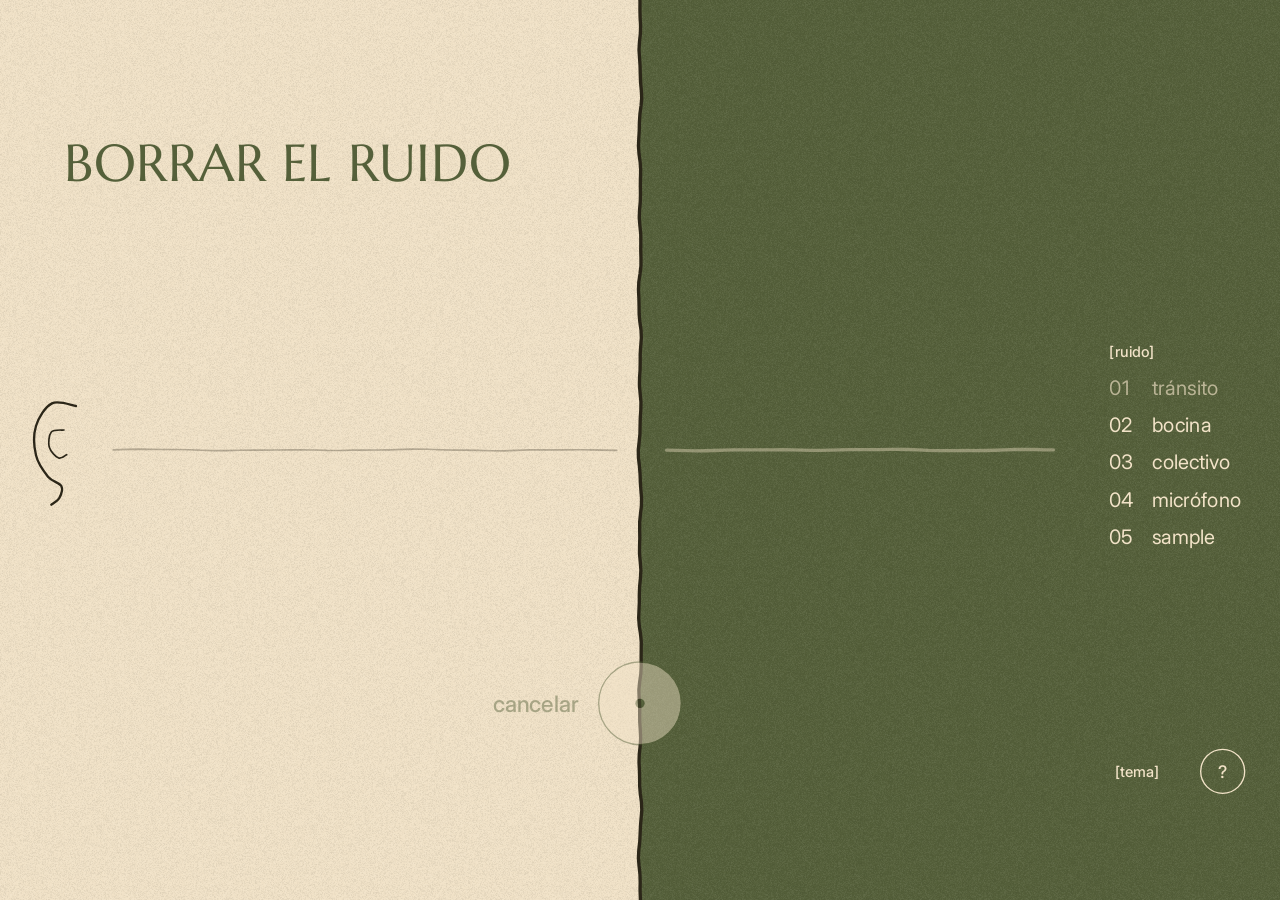
<file: web/index.html>
<!doctype html>
<html lang="es">
<head>
<meta charset="utf-8">
<meta name="viewport" content="width=device-width, initial-scale=1, viewport-fit=cover">
<meta name="theme-color" content="#F2E3C8">
<link rel="icon" type="image/svg+xml" href="favicon.svg?v=1">
<title>borrar el ruido</title>
<meta name="description" content="Demo interactiva de cancelación activa de ruido: cómo un auricular borra el ruido. TFI ANC, UTN FRBA.">
<link rel="preconnect" href="https://fonts.googleapis.com">
<link rel="preconnect" href="https://fonts.gstatic.com" crossorigin>
<link rel="stylesheet" href="https://fonts.googleapis.com/css2?family=Marcellus&amp;family=Inter:wght@400;500;600&amp;family=IBM+Plex+Mono:wght@400;500&amp;display=swap">
<link rel="stylesheet" href="estilo.css?v=9">
<script type="module" src="app.js?v=11"></script>
</head>
<body>
<div id="escena" class="tema t0" style="background: var(--papel)">
<div id="lienzo" style="position: absolute; left: 0; top: 0; width: 1920px; height: 1080px; overflow: visible; color: var(--carbon); font-family: 'Inter', system-ui, sans-serif; outline: none">
<svg width="1920" height="1080" viewBox="0 0 1920 1080" aria-hidden="true" style="position: absolute; left: 0; top: 0; overflow: visible"><path id="region" d="" style="fill: var(--oliva)"></path></svg>
<div class="grano" aria-hidden="true" style="position: absolute; left: -1920px; top: -1280px; width: 5760px; height: 3520px; pointer-events: none"></div>
<svg width="1920" height="1080" viewBox="0 0 1920 1080" role="img" aria-label="ondas" style="position: absolute; left: 0; top: 0; overflow: visible">
<g id="oreja"><path d="M114,474 C108,473.3 88,465 78,470 C68,475 58,491 54,504 C50,517 51,535.3 54,548 C57,560.7 65.7,572.3 72,580 C78.3,587.7 89.2,588.7 92,594 C94.8,599.3 91.5,607.3 89,612 C86.5,616.7 79,620.3 77,622" fill="none" stroke-width="3.5" stroke-linecap="round" stroke-linejoin="round" style="stroke: var(--carbon)"/><path d="M96,510 C92.8,510.5 80.7,508.7 77,513 C73.3,517.3 72.2,529.5 74,536 C75.8,542.5 83.7,550.2 88,552 C92.3,553.8 98,547.8 100,547" fill="none" stroke-width="2.5" stroke-linecap="round" stroke-linejoin="round" style="stroke: var(--carbon)"/></g>
<path id="out" d="" fill="none" stroke-width="5" stroke-linecap="round" stroke-linejoin="round" opacity="0.4" style="stroke: var(--papel)"></path>
<path id="ghost" d="" fill="none" stroke-width="3" stroke-linecap="round" stroke-linejoin="round" opacity="0" style="stroke: var(--oliva)"></path>
<path id="anti" d="" fill="none" stroke-width="5" stroke-dasharray="16 11" stroke-linecap="round" stroke-linejoin="round" style="stroke: var(--rosa)"></path>
<path id="resid" d="" fill="none" stroke-width="2.5" stroke-linecap="round" stroke-linejoin="round" opacity="0.3" style="stroke: var(--carbon)"></path>
<path id="line" d="" fill="none" stroke-width="5" stroke-linecap="round" stroke-linejoin="round" style="stroke: var(--carbon)"></path>
<circle id="pulso1" cx="84" cy="540" r="12" opacity="0" style="fill: var(--carbon)"></circle>
<circle id="pulso2" cx="84" cy="540" r="7" opacity="0" style="fill: var(--carbon)"></circle>
</svg>
<h1 id="titulo" role="button" tabindex="0" aria-label="borrar el ruido: volver al inicio" style="cursor: pointer; position: absolute; left: 96px; top: 70px; margin: 0; font-family: 'Marcellus', 'Times New Roman', serif; font-weight: 400; font-size: 78px; line-height: 1; letter-spacing: 0.01em; text-transform: uppercase; color: var(--oliva)">borrar el ruido</h1>
<div id="frase" aria-live="polite" style="position: absolute; left: 100px; top: 176px; font-family: 'Inter', system-ui, sans-serif; font-weight: 600; font-size: 44px; line-height: 1.1; text-transform: uppercase; color: var(--oliva); opacity: 0"></div>
<div id="numero" hidden style="position: absolute; left: 100px; top: 820px; display: flex; flex-direction: column; gap: 6px">
<div style="font-family: 'Inter', system-ui, sans-serif; font-weight: 500; font-size: 22px; color: var(--suave)">meta 20</div>
<div id="numVal" style="font-family: 'Marcellus', 'Times New Roman', serif; font-size: 132px; line-height: 0.95; color: var(--oliva)"></div>
</div>
<div role="group" aria-label="ruidos" style="position: absolute; left: 1620px; top: 380px; display: flex; flex-direction: column; gap: 4px">
<div style="font-family: 'Inter', system-ui, sans-serif; font-weight: 500; font-size: 22px; color: var(--papel); margin: 0 0 10px 44px">[ruido]</div>
<button type="button" aria-pressed="false" data-i="0" class="item" style="display: flex; align-items: center; gap: 18px; height: 52px; padding: 0; background: transparent; border: 0; cursor: pointer; font-family: 'Inter', system-ui, sans-serif; font-weight: 400; font-size: 30px; color: var(--papel); opacity: 1; transform: scale(1); transform-origin: left center; text-decoration: none">
<svg width="26" height="26" viewBox="0 0 40 40" aria-hidden="true" class="icono" style="flex: none"><path d="M17.9,4.9 C18,4.9 18.3,4.8 18.5,4.7 C18.7,4.6 18.9,4.5 19.1,4.5 C19.4,4.4 19.6,4.4 19.8,4.3 C20,4.3 20.3,4.3 20.5,4.2 C20.7,4.2 21,4.2 21.2,4.3 C21.4,4.3 21.7,4.4 21.9,4.4 C22.1,4.5 22.3,4.6 22.5,4.7 C22.7,4.8 22.9,5 23.1,5.1 C23.3,5.3 23.5,5.4 23.6,5.6 C23.8,5.7 24,5.9 24.1,6.1 C24.2,6.3 24.4,6.4 24.5,6.6 C24.6,6.8 24.8,6.9 24.9,7.1 C25,7.3 25.2,7.5 25.3,7.6 C25.4,7.8 25.6,8 25.7,8.1 C25.8,8.3 26,8.5 26.1,8.7 C26.2,8.9 26.3,9.1 26.4,9.3 C26.5,9.5 26.6,9.7 26.7,9.9 C26.8,10.1 26.9,10.3 26.9,10.6 C27,10.8 27,11 27,11.3 C27,11.5 27,11.7 26.9,12 C26.9,12.2 26.8,12.4 26.8,12.6 C26.7,12.9 26.6,13.1 26.5,13.3 C26.4,13.5 26.3,13.7 26.2,13.9 C26.1,14.1 26,14.3 25.8,14.5 C25.7,14.7 25.6,14.9 25.5,15 C25.3,15.2 25.2,15.4 25.1,15.6 C24.9,15.7 24.8,15.9 24.6,16.1 C24.5,16.3 24.3,16.4 24.1,16.6 C24,16.7 23.8,16.9 23.6,17 C23.4,17.2 23.2,17.3 23,17.4 C22.8,17.5 22.6,17.6 22.4,17.7 C22.2,17.7 21.9,17.8 21.7,17.8 C21.5,17.8 21.3,17.9 21,17.9 C20.8,17.9 20.6,17.8 20.4,17.8 C20.1,17.8 19.9,17.8 19.7,17.7 C19.5,17.7 19.3,17.6 19,17.6 C18.8,17.6 18.6,17.5 18.4,17.5 C18.2,17.4 18,17.4 17.8,17.3 C17.6,17.3 17.3,17.2 17.1,17.2 C16.9,17.1 16.7,17 16.5,17 C16.2,16.9 16,16.8 15.8,16.7 C15.6,16.6 15.4,16.5 15.2,16.3 C15,16.2 14.8,16.1 14.6,15.9 C14.5,15.7 14.3,15.5 14.2,15.3 C14.1,15.1 13.9,14.9 13.9,14.7 C13.8,14.5 13.7,14.3 13.6,14 C13.6,13.8 13.5,13.6 13.5,13.3 C13.5,13.1 13.5,12.9 13.5,12.6 C13.4,12.4 13.4,12.2 13.4,12 C13.4,11.7 13.4,11.5 13.5,11.3 C13.5,11.1 13.5,10.9 13.5,10.6 C13.5,10.4 13.5,10.2 13.5,10 C13.5,9.8 13.6,9.5 13.6,9.3 C13.6,9.1 13.7,8.9 13.7,8.7 C13.8,8.4 13.9,8.2 14,8 C14.1,7.8 14.2,7.6 14.3,7.4 C14.4,7.2 14.5,7 14.7,6.8 C14.8,6.7 15,6.5 15.2,6.4 C15.4,6.2 15.5,6.1 15.7,5.9 C15.9,5.8 16.1,5.7 16.3,5.6 C16.5,5.5 16.7,5.4 16.9,5.3 C17.1,5.2 17.3,5.1 17.5,5 C17.7,4.9 17.9,4.8 18.1,4.7 C18.4,4.7 18.7,4.5 18.8,4.5" fill="none" stroke-width="2.2" stroke-linecap="round" stroke-linejoin="round" style="stroke: var(--papel)"/><path d="M26.1,10.7 C26.2,10.7 26.6,10.6 26.8,10.6 C27,10.6 27.3,10.6 27.5,10.6 C27.7,10.5 28,10.6 28.2,10.6 C28.4,10.6 28.6,10.6 28.9,10.6 C29.1,10.7 29.3,10.7 29.5,10.8 C29.7,10.8 29.9,10.9 30.2,10.9 C30.4,11 30.6,11 30.8,11.1 C31,11.2 31.2,11.3 31.4,11.4 C31.6,11.5 31.8,11.6 32,11.7 C32.2,11.8 32.4,11.9 32.6,12.1 C32.7,12.2 32.9,12.3 33.1,12.5 C33.2,12.7 33.4,12.8 33.5,13 C33.7,13.2 33.8,13.4 33.9,13.5 C34,13.7 34.1,13.9 34.2,14.1 C34.3,14.3 34.4,14.5 34.5,14.7 C34.6,14.9 34.7,15.2 34.8,15.4 C34.8,15.6 34.9,15.8 34.9,16 C35,16.2 35,16.4 35.1,16.7 C35.1,16.9 35.2,17.1 35.2,17.3 C35.2,17.6 35.2,17.8 35.2,18 C35.2,18.3 35.2,18.5 35.1,18.7 C35.1,19 35.1,19.2 35,19.4 C34.9,19.6 34.8,19.9 34.7,20.1 C34.6,20.3 34.5,20.5 34.4,20.7 C34.3,20.9 34.1,21 34,21.2 C33.8,21.4 33.7,21.6 33.5,21.7 C33.3,21.9 33.1,22 32.9,22.1 C32.8,22.3 32.6,22.4 32.4,22.5 C32.2,22.6 32,22.7 31.8,22.8 C31.6,22.9 31.4,23 31.2,23.1 C31,23.2 30.8,23.3 30.6,23.4 C30.4,23.5 30.2,23.6 30,23.7 C29.8,23.8 29.6,23.8 29.4,23.9 C29.2,23.9 29,24 28.7,24 C28.5,24.1 28.3,24.1 28,24.1 C27.8,24.1 27.6,24.1 27.4,24.1 C27.1,24 26.9,24 26.7,23.9 C26.5,23.9 26.2,23.8 26,23.7 C25.8,23.7 25.6,23.6 25.4,23.5 C25.2,23.3 25,23.2 24.8,23.1 C24.6,23 24.4,22.8 24.2,22.7 C24.1,22.6 23.9,22.4 23.7,22.2 C23.6,22.1 23.4,21.9 23.3,21.8 C23.1,21.6 23,21.4 22.8,21.2 C22.7,21.1 22.5,20.9 22.4,20.7 C22.3,20.5 22.2,20.3 22.1,20.1 C22,19.9 21.9,19.6 21.9,19.4 C21.8,19.2 21.7,19 21.7,18.8 C21.7,18.5 21.6,18.3 21.6,18.1 C21.6,17.8 21.6,17.6 21.6,17.4 C21.7,17.2 21.7,16.9 21.7,16.7 C21.8,16.5 21.8,16.3 21.9,16.1 C21.9,15.8 22,15.6 22.1,15.4 C22.1,15.2 22.2,15 22.3,14.8 C22.4,14.6 22.4,14.4 22.5,14.2 C22.6,14 22.7,13.8 22.8,13.6 C22.9,13.4 23,13.2 23.1,13 C23.3,12.8 23.4,12.6 23.5,12.4 C23.7,12.2 23.8,12.1 24,11.9 C24.2,11.7 24.3,11.6 24.5,11.4 C24.7,11.3 24.9,11.2 25.1,11.1 C25.3,10.9 25.5,10.8 25.8,10.8 C26,10.7 26.2,10.6 26.4,10.6 C26.7,10.5 27,10.5 27.1,10.5" fill="none" stroke-width="2.2" stroke-linecap="round" stroke-linejoin="round" style="stroke: var(--papel)"/><path d="M23,20.7 C23.1,20.7 23.4,20.6 23.6,20.6 C23.9,20.5 24.1,20.5 24.3,20.5 C24.5,20.4 24.8,20.4 25,20.4 C25.2,20.4 25.4,20.4 25.7,20.5 C25.9,20.5 26.1,20.5 26.3,20.6 C26.5,20.6 26.8,20.7 27,20.7 C27.2,20.8 27.4,20.9 27.6,20.9 C27.8,21 28,21.1 28.2,21.2 C28.4,21.3 28.6,21.5 28.8,21.6 C28.9,21.7 29.1,21.8 29.3,22 C29.5,22.1 29.6,22.3 29.8,22.4 C30,22.6 30.1,22.7 30.3,22.9 C30.4,23.1 30.6,23.2 30.7,23.4 C30.8,23.6 31,23.8 31.1,23.9 C31.2,24.1 31.3,24.3 31.4,24.5 C31.6,24.7 31.7,24.9 31.8,25.1 C31.8,25.4 31.9,25.6 32,25.8 C32,26 32.1,26.3 32.1,26.5 C32.1,26.7 32.2,27 32.2,27.2 C32.2,27.4 32.1,27.7 32.1,27.9 C32.1,28.1 32,28.3 31.9,28.6 C31.9,28.8 31.8,29 31.7,29.2 C31.6,29.4 31.5,29.6 31.4,29.8 C31.2,30 31.1,30.2 31,30.4 C30.9,30.6 30.7,30.8 30.6,30.9 C30.4,31.1 30.3,31.3 30.1,31.4 C30,31.6 29.8,31.7 29.7,31.9 C29.5,32 29.3,32.2 29.2,32.3 C29,32.5 28.8,32.6 28.7,32.7 C28.5,32.8 28.3,33 28.1,33.1 C27.9,33.2 27.7,33.3 27.5,33.4 C27.3,33.5 27.1,33.6 26.9,33.6 C26.7,33.7 26.4,33.8 26.2,33.8 C26,33.9 25.8,33.9 25.5,33.9 C25.3,33.9 25.1,33.9 24.9,33.9 C24.6,33.9 24.4,33.9 24.2,33.9 C23.9,33.8 23.7,33.8 23.5,33.8 C23.3,33.7 23,33.6 22.8,33.6 C22.6,33.5 22.4,33.4 22.2,33.3 C22,33.2 21.8,33.1 21.6,33 C21.4,32.9 21.2,32.8 21,32.6 C20.8,32.5 20.6,32.3 20.4,32.2 C20.3,32 20.1,31.8 20,31.7 C19.8,31.5 19.7,31.3 19.6,31.1 C19.5,30.9 19.3,30.7 19.3,30.5 C19.2,30.3 19.1,30.1 19,29.9 C18.9,29.6 18.9,29.4 18.8,29.2 C18.8,29 18.8,28.8 18.7,28.5 C18.7,28.3 18.7,28.1 18.7,27.9 C18.6,27.7 18.6,27.4 18.6,27.2 C18.6,27 18.6,26.8 18.6,26.6 C18.7,26.3 18.7,26.1 18.7,25.9 C18.7,25.7 18.7,25.5 18.8,25.2 C18.8,25 18.9,24.8 18.9,24.6 C19,24.4 19,24.1 19.1,23.9 C19.2,23.7 19.3,23.5 19.4,23.3 C19.5,23.1 19.6,22.9 19.8,22.7 C19.9,22.5 20.1,22.3 20.2,22.2 C20.4,22 20.6,21.8 20.8,21.7 C21,21.5 21.1,21.4 21.3,21.3 C21.5,21.2 21.8,21.1 22,21 C22.2,20.9 22.4,20.8 22.6,20.7 C22.8,20.7 23.1,20.6 23.3,20.5 C23.5,20.5 23.8,20.4 24,20.4" fill="none" stroke-width="2.2" stroke-linecap="round" stroke-linejoin="round" style="stroke: var(--papel)"/><path d="M12.6,20.7 C12.8,20.7 13.1,20.5 13.3,20.5 C13.5,20.4 13.7,20.3 13.9,20.3 C14.2,20.2 14.4,20.2 14.6,20.2 C14.9,20.2 15.1,20.2 15.3,20.2 C15.6,20.2 15.8,20.3 16,20.3 C16.2,20.4 16.5,20.5 16.7,20.6 C16.9,20.7 17.1,20.8 17.3,20.9 C17.5,21 17.7,21.1 17.8,21.3 C18,21.4 18.2,21.5 18.4,21.7 C18.5,21.8 18.7,21.9 18.9,22.1 C19,22.2 19.2,22.3 19.4,22.5 C19.5,22.6 19.7,22.8 19.9,22.9 C20,23.1 20.2,23.2 20.4,23.4 C20.5,23.6 20.7,23.7 20.8,23.9 C20.9,24.1 21.1,24.3 21.2,24.5 C21.3,24.7 21.4,24.9 21.5,25.1 C21.5,25.3 21.6,25.6 21.6,25.8 C21.7,26 21.7,26.3 21.7,26.5 C21.7,26.7 21.7,27 21.7,27.2 C21.6,27.4 21.6,27.6 21.5,27.9 C21.5,28.1 21.4,28.3 21.4,28.5 C21.3,28.7 21.2,28.9 21.1,29.2 C21.1,29.4 21,29.6 20.9,29.8 C20.8,30 20.7,30.2 20.6,30.4 C20.5,30.6 20.4,30.8 20.3,31 C20.2,31.2 20.1,31.4 20,31.6 C19.8,31.8 19.7,31.9 19.5,32.1 C19.4,32.3 19.2,32.4 19,32.6 C18.9,32.7 18.7,32.9 18.5,33 C18.3,33.1 18,33.2 17.8,33.3 C17.6,33.3 17.4,33.4 17.2,33.5 C17,33.5 16.7,33.6 16.5,33.6 C16.3,33.6 16.1,33.6 15.8,33.6 C15.6,33.6 15.4,33.7 15.2,33.7 C15,33.7 14.7,33.7 14.5,33.7 C14.3,33.6 14.1,33.6 13.9,33.6 C13.6,33.6 13.4,33.6 13.2,33.6 C13,33.6 12.7,33.5 12.5,33.5 C12.3,33.5 12.1,33.4 11.8,33.3 C11.6,33.3 11.4,33.2 11.2,33.1 C11,33 10.8,32.8 10.6,32.7 C10.4,32.6 10.2,32.4 10,32.3 C9.9,32.1 9.7,31.9 9.6,31.7 C9.5,31.5 9.3,31.3 9.2,31.1 C9.1,30.9 9,30.7 9,30.5 C8.9,30.3 8.8,30 8.7,29.8 C8.7,29.6 8.6,29.4 8.6,29.2 C8.5,29 8.4,28.8 8.4,28.5 C8.4,28.3 8.3,28.1 8.3,27.9 C8.2,27.7 8.2,27.4 8.2,27.2 C8.1,27 8.1,26.8 8.1,26.5 C8.1,26.3 8.1,26.1 8.1,25.9 C8.1,25.6 8.2,25.4 8.2,25.2 C8.3,25 8.3,24.7 8.4,24.5 C8.5,24.3 8.6,24.1 8.7,23.9 C8.9,23.7 9,23.5 9.1,23.3 C9.3,23.2 9.4,23 9.6,22.8 C9.8,22.7 9.9,22.5 10.1,22.4 C10.3,22.2 10.5,22.1 10.6,21.9 C10.8,21.8 11,21.7 11.2,21.6 C11.4,21.4 11.5,21.3 11.7,21.2 C11.9,21.1 12.1,20.9 12.3,20.8 C12.5,20.7 12.7,20.6 12.9,20.5 C13.1,20.4 13.5,20.3 13.6,20.3" fill="none" stroke-width="2.2" stroke-linecap="round" stroke-linejoin="round" style="stroke: var(--papel)"/><path d="M9.5,11.1 C9.6,11.1 9.9,10.9 10.1,10.9 C10.4,10.8 10.6,10.8 10.8,10.7 C11,10.7 11.2,10.6 11.4,10.6 C11.7,10.5 11.9,10.5 12.1,10.5 C12.4,10.5 12.6,10.5 12.8,10.5 C13.1,10.5 13.3,10.5 13.5,10.6 C13.7,10.6 14,10.7 14.2,10.7 C14.4,10.8 14.6,10.9 14.8,11.1 C15,11.2 15.2,11.3 15.4,11.5 C15.6,11.6 15.7,11.8 15.9,12 C16.1,12.1 16.2,12.3 16.3,12.5 C16.5,12.7 16.6,12.9 16.7,13.1 C16.8,13.3 16.9,13.4 17,13.6 C17.1,13.8 17.2,14 17.3,14.2 C17.4,14.4 17.5,14.6 17.6,14.8 C17.7,15 17.8,15.2 17.9,15.4 C18,15.6 18.1,15.8 18.1,16 C18.2,16.2 18.3,16.5 18.3,16.7 C18.4,16.9 18.4,17.1 18.4,17.3 C18.4,17.6 18.4,17.8 18.4,18 C18.4,18.3 18.4,18.5 18.3,18.7 C18.3,18.9 18.2,19.2 18.1,19.4 C18.1,19.6 18,19.8 17.9,20 C17.8,20.2 17.6,20.4 17.5,20.6 C17.4,20.8 17.3,21 17.1,21.2 C17,21.3 16.9,21.5 16.7,21.7 C16.6,21.9 16.4,22 16.3,22.2 C16.1,22.4 15.9,22.5 15.8,22.7 C15.6,22.8 15.4,23 15.2,23.1 C15.1,23.2 14.9,23.4 14.7,23.5 C14.5,23.6 14.3,23.7 14,23.8 C13.8,23.9 13.6,23.9 13.4,24 C13.1,24 12.9,24.1 12.7,24.1 C12.5,24.1 12.2,24.1 12,24.1 C11.8,24.1 11.5,24 11.3,24 C11.1,23.9 10.9,23.9 10.7,23.8 C10.4,23.7 10.2,23.7 10,23.6 C9.8,23.5 9.6,23.4 9.4,23.4 C9.2,23.3 9,23.2 8.8,23.1 C8.6,23 8.4,23 8.2,22.9 C8,22.8 7.8,22.7 7.6,22.6 C7.4,22.5 7.2,22.4 7,22.2 C6.8,22.1 6.6,22 6.4,21.8 C6.3,21.7 6.1,21.5 5.9,21.3 C5.8,21.2 5.7,21 5.5,20.8 C5.4,20.6 5.3,20.3 5.2,20.1 C5.1,19.9 5,19.7 5,19.5 C4.9,19.2 4.9,19 4.9,18.8 C4.9,18.5 4.8,18.3 4.8,18.1 C4.8,17.8 4.9,17.6 4.9,17.4 C4.9,17.2 4.9,16.9 5,16.7 C5,16.5 5,16.3 5.1,16 C5.1,15.8 5.1,15.6 5.2,15.4 C5.3,15.2 5.3,15 5.4,14.7 C5.5,14.5 5.5,14.3 5.6,14.1 C5.7,13.9 5.8,13.7 6,13.5 C6.1,13.3 6.2,13.1 6.4,12.9 C6.5,12.8 6.7,12.6 6.8,12.5 C7,12.3 7.2,12.2 7.4,12 C7.6,11.9 7.7,11.8 7.9,11.7 C8.1,11.6 8.3,11.5 8.6,11.4 C8.8,11.3 9,11.2 9.2,11.1 C9.4,11 9.6,11 9.8,10.9 C10,10.8 10.3,10.8 10.4,10.7" fill="none" stroke-width="2.2" stroke-linecap="round" stroke-linejoin="round" style="stroke: var(--papel)"/><circle cx="20" cy="20" r="2.9" style="fill: var(--papel)"/></svg>
<span style="width: 46px; text-align: left">01</span><span>tránsito</span>
</button>
<button type="button" aria-pressed="false" data-i="1" class="item" style="display: flex; align-items: center; gap: 18px; height: 52px; padding: 0; background: transparent; border: 0; cursor: pointer; font-family: 'Inter', system-ui, sans-serif; font-weight: 400; font-size: 30px; color: var(--papel); opacity: 1; transform: scale(1); transform-origin: left center; text-decoration: none">
<svg width="26" height="26" viewBox="0 0 40 40" aria-hidden="true" class="icono" style="flex: none"><path d="M17.9,4.9 C18,4.9 18.3,4.8 18.5,4.7 C18.7,4.6 18.9,4.5 19.1,4.5 C19.4,4.4 19.6,4.4 19.8,4.3 C20,4.3 20.3,4.3 20.5,4.2 C20.7,4.2 21,4.2 21.2,4.3 C21.4,4.3 21.7,4.4 21.9,4.4 C22.1,4.5 22.3,4.6 22.5,4.7 C22.7,4.8 22.9,5 23.1,5.1 C23.3,5.3 23.5,5.4 23.6,5.6 C23.8,5.7 24,5.9 24.1,6.1 C24.2,6.3 24.4,6.4 24.5,6.6 C24.6,6.8 24.8,6.9 24.9,7.1 C25,7.3 25.2,7.5 25.3,7.6 C25.4,7.8 25.6,8 25.7,8.1 C25.8,8.3 26,8.5 26.1,8.7 C26.2,8.9 26.3,9.1 26.4,9.3 C26.5,9.5 26.6,9.7 26.7,9.9 C26.8,10.1 26.9,10.3 26.9,10.6 C27,10.8 27,11 27,11.3 C27,11.5 27,11.7 26.9,12 C26.9,12.2 26.8,12.4 26.8,12.6 C26.7,12.9 26.6,13.1 26.5,13.3 C26.4,13.5 26.3,13.7 26.2,13.9 C26.1,14.1 26,14.3 25.8,14.5 C25.7,14.7 25.6,14.9 25.5,15 C25.3,15.2 25.2,15.4 25.1,15.6 C24.9,15.7 24.8,15.9 24.6,16.1 C24.5,16.3 24.3,16.4 24.1,16.6 C24,16.7 23.8,16.9 23.6,17 C23.4,17.2 23.2,17.3 23,17.4 C22.8,17.5 22.6,17.6 22.4,17.7 C22.2,17.7 21.9,17.8 21.7,17.8 C21.5,17.8 21.3,17.9 21,17.9 C20.8,17.9 20.6,17.8 20.4,17.8 C20.1,17.8 19.9,17.8 19.7,17.7 C19.5,17.7 19.3,17.6 19,17.6 C18.8,17.6 18.6,17.5 18.4,17.5 C18.2,17.4 18,17.4 17.8,17.3 C17.6,17.3 17.3,17.2 17.1,17.2 C16.9,17.1 16.7,17 16.5,17 C16.2,16.9 16,16.8 15.8,16.7 C15.6,16.6 15.4,16.5 15.2,16.3 C15,16.2 14.8,16.1 14.6,15.9 C14.5,15.7 14.3,15.5 14.2,15.3 C14.1,15.1 13.9,14.9 13.9,14.7 C13.8,14.5 13.7,14.3 13.6,14 C13.6,13.8 13.5,13.6 13.5,13.3 C13.5,13.1 13.5,12.9 13.5,12.6 C13.4,12.4 13.4,12.2 13.4,12 C13.4,11.7 13.4,11.5 13.5,11.3 C13.5,11.1 13.5,10.9 13.5,10.6 C13.5,10.4 13.5,10.2 13.5,10 C13.5,9.8 13.6,9.5 13.6,9.3 C13.6,9.1 13.7,8.9 13.7,8.7 C13.8,8.4 13.9,8.2 14,8 C14.1,7.8 14.2,7.6 14.3,7.4 C14.4,7.2 14.5,7 14.7,6.8 C14.8,6.7 15,6.5 15.2,6.4 C15.4,6.2 15.5,6.1 15.7,5.9 C15.9,5.8 16.1,5.7 16.3,5.6 C16.5,5.5 16.7,5.4 16.9,5.3 C17.1,5.2 17.3,5.1 17.5,5 C17.7,4.9 17.9,4.8 18.1,4.7 C18.4,4.7 18.7,4.5 18.8,4.5" fill="none" stroke-width="2.2" stroke-linecap="round" stroke-linejoin="round" style="stroke: var(--papel)"/><path d="M26.1,10.7 C26.2,10.7 26.6,10.6 26.8,10.6 C27,10.6 27.3,10.6 27.5,10.6 C27.7,10.5 28,10.6 28.2,10.6 C28.4,10.6 28.6,10.6 28.9,10.6 C29.1,10.7 29.3,10.7 29.5,10.8 C29.7,10.8 29.9,10.9 30.2,10.9 C30.4,11 30.6,11 30.8,11.1 C31,11.2 31.2,11.3 31.4,11.4 C31.6,11.5 31.8,11.6 32,11.7 C32.2,11.8 32.4,11.9 32.6,12.1 C32.7,12.2 32.9,12.3 33.1,12.5 C33.2,12.7 33.4,12.8 33.5,13 C33.7,13.2 33.8,13.4 33.9,13.5 C34,13.7 34.1,13.9 34.2,14.1 C34.3,14.3 34.4,14.5 34.5,14.7 C34.6,14.9 34.7,15.2 34.8,15.4 C34.8,15.6 34.9,15.8 34.9,16 C35,16.2 35,16.4 35.1,16.7 C35.1,16.9 35.2,17.1 35.2,17.3 C35.2,17.6 35.2,17.8 35.2,18 C35.2,18.3 35.2,18.5 35.1,18.7 C35.1,19 35.1,19.2 35,19.4 C34.9,19.6 34.8,19.9 34.7,20.1 C34.6,20.3 34.5,20.5 34.4,20.7 C34.3,20.9 34.1,21 34,21.2 C33.8,21.4 33.7,21.6 33.5,21.7 C33.3,21.9 33.1,22 32.9,22.1 C32.8,22.3 32.6,22.4 32.4,22.5 C32.2,22.6 32,22.7 31.8,22.8 C31.6,22.9 31.4,23 31.2,23.1 C31,23.2 30.8,23.3 30.6,23.4 C30.4,23.5 30.2,23.6 30,23.7 C29.8,23.8 29.6,23.8 29.4,23.9 C29.2,23.9 29,24 28.7,24 C28.5,24.1 28.3,24.1 28,24.1 C27.8,24.1 27.6,24.1 27.4,24.1 C27.1,24 26.9,24 26.7,23.9 C26.5,23.9 26.2,23.8 26,23.7 C25.8,23.7 25.6,23.6 25.4,23.5 C25.2,23.3 25,23.2 24.8,23.1 C24.6,23 24.4,22.8 24.2,22.7 C24.1,22.6 23.9,22.4 23.7,22.2 C23.6,22.1 23.4,21.9 23.3,21.8 C23.1,21.6 23,21.4 22.8,21.2 C22.7,21.1 22.5,20.9 22.4,20.7 C22.3,20.5 22.2,20.3 22.1,20.1 C22,19.9 21.9,19.6 21.9,19.4 C21.8,19.2 21.7,19 21.7,18.8 C21.7,18.5 21.6,18.3 21.6,18.1 C21.6,17.8 21.6,17.6 21.6,17.4 C21.7,17.2 21.7,16.9 21.7,16.7 C21.8,16.5 21.8,16.3 21.9,16.1 C21.9,15.8 22,15.6 22.1,15.4 C22.1,15.2 22.2,15 22.3,14.8 C22.4,14.6 22.4,14.4 22.5,14.2 C22.6,14 22.7,13.8 22.8,13.6 C22.9,13.4 23,13.2 23.1,13 C23.3,12.8 23.4,12.6 23.5,12.4 C23.7,12.2 23.8,12.1 24,11.9 C24.2,11.7 24.3,11.6 24.5,11.4 C24.7,11.3 24.9,11.2 25.1,11.1 C25.3,10.9 25.5,10.8 25.8,10.8 C26,10.7 26.2,10.6 26.4,10.6 C26.7,10.5 27,10.5 27.1,10.5" fill="none" stroke-width="2.2" stroke-linecap="round" stroke-linejoin="round" style="stroke: var(--papel)"/><path d="M23,20.7 C23.1,20.7 23.4,20.6 23.6,20.6 C23.9,20.5 24.1,20.5 24.3,20.5 C24.5,20.4 24.8,20.4 25,20.4 C25.2,20.4 25.4,20.4 25.7,20.5 C25.9,20.5 26.1,20.5 26.3,20.6 C26.5,20.6 26.8,20.7 27,20.7 C27.2,20.8 27.4,20.9 27.6,20.9 C27.8,21 28,21.1 28.2,21.2 C28.4,21.3 28.6,21.5 28.8,21.6 C28.9,21.7 29.1,21.8 29.3,22 C29.5,22.1 29.6,22.3 29.8,22.4 C30,22.6 30.1,22.7 30.3,22.9 C30.4,23.1 30.6,23.2 30.7,23.4 C30.8,23.6 31,23.8 31.1,23.9 C31.2,24.1 31.3,24.3 31.4,24.5 C31.6,24.7 31.7,24.9 31.8,25.1 C31.8,25.4 31.9,25.6 32,25.8 C32,26 32.1,26.3 32.1,26.5 C32.1,26.7 32.2,27 32.2,27.2 C32.2,27.4 32.1,27.7 32.1,27.9 C32.1,28.1 32,28.3 31.9,28.6 C31.9,28.8 31.8,29 31.7,29.2 C31.6,29.4 31.5,29.6 31.4,29.8 C31.2,30 31.1,30.2 31,30.4 C30.9,30.6 30.7,30.8 30.6,30.9 C30.4,31.1 30.3,31.3 30.1,31.4 C30,31.6 29.8,31.7 29.7,31.9 C29.5,32 29.3,32.2 29.2,32.3 C29,32.5 28.8,32.6 28.7,32.7 C28.5,32.8 28.3,33 28.1,33.1 C27.9,33.2 27.7,33.3 27.5,33.4 C27.3,33.5 27.1,33.6 26.9,33.6 C26.7,33.7 26.4,33.8 26.2,33.8 C26,33.9 25.8,33.9 25.5,33.9 C25.3,33.9 25.1,33.9 24.9,33.9 C24.6,33.9 24.4,33.9 24.2,33.9 C23.9,33.8 23.7,33.8 23.5,33.8 C23.3,33.7 23,33.6 22.8,33.6 C22.6,33.5 22.4,33.4 22.2,33.3 C22,33.2 21.8,33.1 21.6,33 C21.4,32.9 21.2,32.8 21,32.6 C20.8,32.5 20.6,32.3 20.4,32.2 C20.3,32 20.1,31.8 20,31.7 C19.8,31.5 19.7,31.3 19.6,31.1 C19.5,30.9 19.3,30.7 19.3,30.5 C19.2,30.3 19.1,30.1 19,29.9 C18.9,29.6 18.9,29.4 18.8,29.2 C18.8,29 18.8,28.8 18.7,28.5 C18.7,28.3 18.7,28.1 18.7,27.9 C18.6,27.7 18.6,27.4 18.6,27.2 C18.6,27 18.6,26.8 18.6,26.6 C18.7,26.3 18.7,26.1 18.7,25.9 C18.7,25.7 18.7,25.5 18.8,25.2 C18.8,25 18.9,24.8 18.9,24.6 C19,24.4 19,24.1 19.1,23.9 C19.2,23.7 19.3,23.5 19.4,23.3 C19.5,23.1 19.6,22.9 19.8,22.7 C19.9,22.5 20.1,22.3 20.2,22.2 C20.4,22 20.6,21.8 20.8,21.7 C21,21.5 21.1,21.4 21.3,21.3 C21.5,21.2 21.8,21.1 22,21 C22.2,20.9 22.4,20.8 22.6,20.7 C22.8,20.7 23.1,20.6 23.3,20.5 C23.5,20.5 23.8,20.4 24,20.4" fill="none" stroke-width="2.2" stroke-linecap="round" stroke-linejoin="round" style="stroke: var(--papel)"/><path d="M12.6,20.7 C12.8,20.7 13.1,20.5 13.3,20.5 C13.5,20.4 13.7,20.3 13.9,20.3 C14.2,20.2 14.4,20.2 14.6,20.2 C14.9,20.2 15.1,20.2 15.3,20.2 C15.6,20.2 15.8,20.3 16,20.3 C16.2,20.4 16.5,20.5 16.7,20.6 C16.9,20.7 17.1,20.8 17.3,20.9 C17.5,21 17.7,21.1 17.8,21.3 C18,21.4 18.2,21.5 18.4,21.7 C18.5,21.8 18.7,21.9 18.9,22.1 C19,22.2 19.2,22.3 19.4,22.5 C19.5,22.6 19.7,22.8 19.9,22.9 C20,23.1 20.2,23.2 20.4,23.4 C20.5,23.6 20.7,23.7 20.8,23.9 C20.9,24.1 21.1,24.3 21.2,24.5 C21.3,24.7 21.4,24.9 21.5,25.1 C21.5,25.3 21.6,25.6 21.6,25.8 C21.7,26 21.7,26.3 21.7,26.5 C21.7,26.7 21.7,27 21.7,27.2 C21.6,27.4 21.6,27.6 21.5,27.9 C21.5,28.1 21.4,28.3 21.4,28.5 C21.3,28.7 21.2,28.9 21.1,29.2 C21.1,29.4 21,29.6 20.9,29.8 C20.8,30 20.7,30.2 20.6,30.4 C20.5,30.6 20.4,30.8 20.3,31 C20.2,31.2 20.1,31.4 20,31.6 C19.8,31.8 19.7,31.9 19.5,32.1 C19.4,32.3 19.2,32.4 19,32.6 C18.9,32.7 18.7,32.9 18.5,33 C18.3,33.1 18,33.2 17.8,33.3 C17.6,33.3 17.4,33.4 17.2,33.5 C17,33.5 16.7,33.6 16.5,33.6 C16.3,33.6 16.1,33.6 15.8,33.6 C15.6,33.6 15.4,33.7 15.2,33.7 C15,33.7 14.7,33.7 14.5,33.7 C14.3,33.6 14.1,33.6 13.9,33.6 C13.6,33.6 13.4,33.6 13.2,33.6 C13,33.6 12.7,33.5 12.5,33.5 C12.3,33.5 12.1,33.4 11.8,33.3 C11.6,33.3 11.4,33.2 11.2,33.1 C11,33 10.8,32.8 10.6,32.7 C10.4,32.6 10.2,32.4 10,32.3 C9.9,32.1 9.7,31.9 9.6,31.7 C9.5,31.5 9.3,31.3 9.2,31.1 C9.1,30.9 9,30.7 9,30.5 C8.9,30.3 8.8,30 8.7,29.8 C8.7,29.6 8.6,29.4 8.6,29.2 C8.5,29 8.4,28.8 8.4,28.5 C8.4,28.3 8.3,28.1 8.3,27.9 C8.2,27.7 8.2,27.4 8.2,27.2 C8.1,27 8.1,26.8 8.1,26.5 C8.1,26.3 8.1,26.1 8.1,25.9 C8.1,25.6 8.2,25.4 8.2,25.2 C8.3,25 8.3,24.7 8.4,24.5 C8.5,24.3 8.6,24.1 8.7,23.9 C8.9,23.7 9,23.5 9.1,23.3 C9.3,23.2 9.4,23 9.6,22.8 C9.8,22.7 9.9,22.5 10.1,22.4 C10.3,22.2 10.5,22.1 10.6,21.9 C10.8,21.8 11,21.7 11.2,21.6 C11.4,21.4 11.5,21.3 11.7,21.2 C11.9,21.1 12.1,20.9 12.3,20.8 C12.5,20.7 12.7,20.6 12.9,20.5 C13.1,20.4 13.5,20.3 13.6,20.3" fill="none" stroke-width="2.2" stroke-linecap="round" stroke-linejoin="round" style="stroke: var(--papel)"/><path d="M9.5,11.1 C9.6,11.1 9.9,10.9 10.1,10.9 C10.4,10.8 10.6,10.8 10.8,10.7 C11,10.7 11.2,10.6 11.4,10.6 C11.7,10.5 11.9,10.5 12.1,10.5 C12.4,10.5 12.6,10.5 12.8,10.5 C13.1,10.5 13.3,10.5 13.5,10.6 C13.7,10.6 14,10.7 14.2,10.7 C14.4,10.8 14.6,10.9 14.8,11.1 C15,11.2 15.2,11.3 15.4,11.5 C15.6,11.6 15.7,11.8 15.9,12 C16.1,12.1 16.2,12.3 16.3,12.5 C16.5,12.7 16.6,12.9 16.7,13.1 C16.8,13.3 16.9,13.4 17,13.6 C17.1,13.8 17.2,14 17.3,14.2 C17.4,14.4 17.5,14.6 17.6,14.8 C17.7,15 17.8,15.2 17.9,15.4 C18,15.6 18.1,15.8 18.1,16 C18.2,16.2 18.3,16.5 18.3,16.7 C18.4,16.9 18.4,17.1 18.4,17.3 C18.4,17.6 18.4,17.8 18.4,18 C18.4,18.3 18.4,18.5 18.3,18.7 C18.3,18.9 18.2,19.2 18.1,19.4 C18.1,19.6 18,19.8 17.9,20 C17.8,20.2 17.6,20.4 17.5,20.6 C17.4,20.8 17.3,21 17.1,21.2 C17,21.3 16.9,21.5 16.7,21.7 C16.6,21.9 16.4,22 16.3,22.2 C16.1,22.4 15.9,22.5 15.8,22.7 C15.6,22.8 15.4,23 15.2,23.1 C15.1,23.2 14.9,23.4 14.7,23.5 C14.5,23.6 14.3,23.7 14,23.8 C13.8,23.9 13.6,23.9 13.4,24 C13.1,24 12.9,24.1 12.7,24.1 C12.5,24.1 12.2,24.1 12,24.1 C11.8,24.1 11.5,24 11.3,24 C11.1,23.9 10.9,23.9 10.7,23.8 C10.4,23.7 10.2,23.7 10,23.6 C9.8,23.5 9.6,23.4 9.4,23.4 C9.2,23.3 9,23.2 8.8,23.1 C8.6,23 8.4,23 8.2,22.9 C8,22.8 7.8,22.7 7.6,22.6 C7.4,22.5 7.2,22.4 7,22.2 C6.8,22.1 6.6,22 6.4,21.8 C6.3,21.7 6.1,21.5 5.9,21.3 C5.8,21.2 5.7,21 5.5,20.8 C5.4,20.6 5.3,20.3 5.2,20.1 C5.1,19.9 5,19.7 5,19.5 C4.9,19.2 4.9,19 4.9,18.8 C4.9,18.5 4.8,18.3 4.8,18.1 C4.8,17.8 4.9,17.6 4.9,17.4 C4.9,17.2 4.9,16.9 5,16.7 C5,16.5 5,16.3 5.1,16 C5.1,15.8 5.1,15.6 5.2,15.4 C5.3,15.2 5.3,15 5.4,14.7 C5.5,14.5 5.5,14.3 5.6,14.1 C5.7,13.9 5.8,13.7 6,13.5 C6.1,13.3 6.2,13.1 6.4,12.9 C6.5,12.8 6.7,12.6 6.8,12.5 C7,12.3 7.2,12.2 7.4,12 C7.6,11.9 7.7,11.8 7.9,11.7 C8.1,11.6 8.3,11.5 8.6,11.4 C8.8,11.3 9,11.2 9.2,11.1 C9.4,11 9.6,11 9.8,10.9 C10,10.8 10.3,10.8 10.4,10.7" fill="none" stroke-width="2.2" stroke-linecap="round" stroke-linejoin="round" style="stroke: var(--papel)"/><circle cx="20" cy="20" r="2.9" style="fill: var(--papel)"/></svg>
<span style="width: 46px; text-align: left">02</span><span>bocina</span>
</button>
<button type="button" aria-pressed="false" data-i="2" class="item" style="display: flex; align-items: center; gap: 18px; height: 52px; padding: 0; background: transparent; border: 0; cursor: pointer; font-family: 'Inter', system-ui, sans-serif; font-weight: 400; font-size: 30px; color: var(--papel); opacity: 1; transform: scale(1); transform-origin: left center; text-decoration: none">
<svg width="26" height="26" viewBox="0 0 40 40" aria-hidden="true" class="icono" style="flex: none"><path d="M17.9,4.9 C18,4.9 18.3,4.8 18.5,4.7 C18.7,4.6 18.9,4.5 19.1,4.5 C19.4,4.4 19.6,4.4 19.8,4.3 C20,4.3 20.3,4.3 20.5,4.2 C20.7,4.2 21,4.2 21.2,4.3 C21.4,4.3 21.7,4.4 21.9,4.4 C22.1,4.5 22.3,4.6 22.5,4.7 C22.7,4.8 22.9,5 23.1,5.1 C23.3,5.3 23.5,5.4 23.6,5.6 C23.8,5.7 24,5.9 24.1,6.1 C24.2,6.3 24.4,6.4 24.5,6.6 C24.6,6.8 24.8,6.9 24.9,7.1 C25,7.3 25.2,7.5 25.3,7.6 C25.4,7.8 25.6,8 25.7,8.1 C25.8,8.3 26,8.5 26.1,8.7 C26.2,8.9 26.3,9.1 26.4,9.3 C26.5,9.5 26.6,9.7 26.7,9.9 C26.8,10.1 26.9,10.3 26.9,10.6 C27,10.8 27,11 27,11.3 C27,11.5 27,11.7 26.9,12 C26.9,12.2 26.8,12.4 26.8,12.6 C26.7,12.9 26.6,13.1 26.5,13.3 C26.4,13.5 26.3,13.7 26.2,13.9 C26.1,14.1 26,14.3 25.8,14.5 C25.7,14.7 25.6,14.9 25.5,15 C25.3,15.2 25.2,15.4 25.1,15.6 C24.9,15.7 24.8,15.9 24.6,16.1 C24.5,16.3 24.3,16.4 24.1,16.6 C24,16.7 23.8,16.9 23.6,17 C23.4,17.2 23.2,17.3 23,17.4 C22.8,17.5 22.6,17.6 22.4,17.7 C22.2,17.7 21.9,17.8 21.7,17.8 C21.5,17.8 21.3,17.9 21,17.9 C20.8,17.9 20.6,17.8 20.4,17.8 C20.1,17.8 19.9,17.8 19.7,17.7 C19.5,17.7 19.3,17.6 19,17.6 C18.8,17.6 18.6,17.5 18.4,17.5 C18.2,17.4 18,17.4 17.8,17.3 C17.6,17.3 17.3,17.2 17.1,17.2 C16.9,17.1 16.7,17 16.5,17 C16.2,16.9 16,16.8 15.8,16.7 C15.6,16.6 15.4,16.5 15.2,16.3 C15,16.2 14.8,16.1 14.6,15.9 C14.5,15.7 14.3,15.5 14.2,15.3 C14.1,15.1 13.9,14.9 13.9,14.7 C13.8,14.5 13.7,14.3 13.6,14 C13.6,13.8 13.5,13.6 13.5,13.3 C13.5,13.1 13.5,12.9 13.5,12.6 C13.4,12.4 13.4,12.2 13.4,12 C13.4,11.7 13.4,11.5 13.5,11.3 C13.5,11.1 13.5,10.9 13.5,10.6 C13.5,10.4 13.5,10.2 13.5,10 C13.5,9.8 13.6,9.5 13.6,9.3 C13.6,9.1 13.7,8.9 13.7,8.7 C13.8,8.4 13.9,8.2 14,8 C14.1,7.8 14.2,7.6 14.3,7.4 C14.4,7.2 14.5,7 14.7,6.8 C14.8,6.7 15,6.5 15.2,6.4 C15.4,6.2 15.5,6.1 15.7,5.9 C15.9,5.8 16.1,5.7 16.3,5.6 C16.5,5.5 16.7,5.4 16.9,5.3 C17.1,5.2 17.3,5.1 17.5,5 C17.7,4.9 17.9,4.8 18.1,4.7 C18.4,4.7 18.7,4.5 18.8,4.5" fill="none" stroke-width="2.2" stroke-linecap="round" stroke-linejoin="round" style="stroke: var(--papel)"/><path d="M26.1,10.7 C26.2,10.7 26.6,10.6 26.8,10.6 C27,10.6 27.3,10.6 27.5,10.6 C27.7,10.5 28,10.6 28.2,10.6 C28.4,10.6 28.6,10.6 28.9,10.6 C29.1,10.7 29.3,10.7 29.5,10.8 C29.7,10.8 29.9,10.9 30.2,10.9 C30.4,11 30.6,11 30.8,11.1 C31,11.2 31.2,11.3 31.4,11.4 C31.6,11.5 31.8,11.6 32,11.7 C32.2,11.8 32.4,11.9 32.6,12.1 C32.7,12.2 32.9,12.3 33.1,12.5 C33.2,12.7 33.4,12.8 33.5,13 C33.7,13.2 33.8,13.4 33.9,13.5 C34,13.7 34.1,13.9 34.2,14.1 C34.3,14.3 34.4,14.5 34.5,14.7 C34.6,14.9 34.7,15.2 34.8,15.4 C34.8,15.6 34.9,15.8 34.9,16 C35,16.2 35,16.4 35.1,16.7 C35.1,16.9 35.2,17.1 35.2,17.3 C35.2,17.6 35.2,17.8 35.2,18 C35.2,18.3 35.2,18.5 35.1,18.7 C35.1,19 35.1,19.2 35,19.4 C34.9,19.6 34.8,19.9 34.7,20.1 C34.6,20.3 34.5,20.5 34.4,20.7 C34.3,20.9 34.1,21 34,21.2 C33.8,21.4 33.7,21.6 33.5,21.7 C33.3,21.9 33.1,22 32.9,22.1 C32.8,22.3 32.6,22.4 32.4,22.5 C32.2,22.6 32,22.7 31.8,22.8 C31.6,22.9 31.4,23 31.2,23.1 C31,23.2 30.8,23.3 30.6,23.4 C30.4,23.5 30.2,23.6 30,23.7 C29.8,23.8 29.6,23.8 29.4,23.9 C29.2,23.9 29,24 28.7,24 C28.5,24.1 28.3,24.1 28,24.1 C27.8,24.1 27.6,24.1 27.4,24.1 C27.1,24 26.9,24 26.7,23.9 C26.5,23.9 26.2,23.8 26,23.7 C25.8,23.7 25.6,23.6 25.4,23.5 C25.2,23.3 25,23.2 24.8,23.1 C24.6,23 24.4,22.8 24.2,22.7 C24.1,22.6 23.9,22.4 23.7,22.2 C23.6,22.1 23.4,21.9 23.3,21.8 C23.1,21.6 23,21.4 22.8,21.2 C22.7,21.1 22.5,20.9 22.4,20.7 C22.3,20.5 22.2,20.3 22.1,20.1 C22,19.9 21.9,19.6 21.9,19.4 C21.8,19.2 21.7,19 21.7,18.8 C21.7,18.5 21.6,18.3 21.6,18.1 C21.6,17.8 21.6,17.6 21.6,17.4 C21.7,17.2 21.7,16.9 21.7,16.7 C21.8,16.5 21.8,16.3 21.9,16.1 C21.9,15.8 22,15.6 22.1,15.4 C22.1,15.2 22.2,15 22.3,14.8 C22.4,14.6 22.4,14.4 22.5,14.2 C22.6,14 22.7,13.8 22.8,13.6 C22.9,13.4 23,13.2 23.1,13 C23.3,12.8 23.4,12.6 23.5,12.4 C23.7,12.2 23.8,12.1 24,11.9 C24.2,11.7 24.3,11.6 24.5,11.4 C24.7,11.3 24.9,11.2 25.1,11.1 C25.3,10.9 25.5,10.8 25.8,10.8 C26,10.7 26.2,10.6 26.4,10.6 C26.7,10.5 27,10.5 27.1,10.5" fill="none" stroke-width="2.2" stroke-linecap="round" stroke-linejoin="round" style="stroke: var(--papel)"/><path d="M23,20.7 C23.1,20.7 23.4,20.6 23.6,20.6 C23.9,20.5 24.1,20.5 24.3,20.5 C24.5,20.4 24.8,20.4 25,20.4 C25.2,20.4 25.4,20.4 25.7,20.5 C25.9,20.5 26.1,20.5 26.3,20.6 C26.5,20.6 26.8,20.7 27,20.7 C27.2,20.8 27.4,20.9 27.6,20.9 C27.8,21 28,21.1 28.2,21.2 C28.4,21.3 28.6,21.5 28.8,21.6 C28.9,21.7 29.1,21.8 29.3,22 C29.5,22.1 29.6,22.3 29.8,22.4 C30,22.6 30.1,22.7 30.3,22.9 C30.4,23.1 30.6,23.2 30.7,23.4 C30.8,23.6 31,23.8 31.1,23.9 C31.2,24.1 31.3,24.3 31.4,24.5 C31.6,24.7 31.7,24.9 31.8,25.1 C31.8,25.4 31.9,25.6 32,25.8 C32,26 32.1,26.3 32.1,26.5 C32.1,26.7 32.2,27 32.2,27.2 C32.2,27.4 32.1,27.7 32.1,27.9 C32.1,28.1 32,28.3 31.9,28.6 C31.9,28.8 31.8,29 31.7,29.2 C31.6,29.4 31.5,29.6 31.4,29.8 C31.2,30 31.1,30.2 31,30.4 C30.9,30.6 30.7,30.8 30.6,30.9 C30.4,31.1 30.3,31.3 30.1,31.4 C30,31.6 29.8,31.7 29.7,31.9 C29.5,32 29.3,32.2 29.2,32.3 C29,32.5 28.8,32.6 28.7,32.7 C28.5,32.8 28.3,33 28.1,33.1 C27.9,33.2 27.7,33.3 27.5,33.4 C27.3,33.5 27.1,33.6 26.9,33.6 C26.7,33.7 26.4,33.8 26.2,33.8 C26,33.9 25.8,33.9 25.5,33.9 C25.3,33.9 25.1,33.9 24.9,33.9 C24.6,33.9 24.4,33.9 24.2,33.9 C23.9,33.8 23.7,33.8 23.5,33.8 C23.3,33.7 23,33.6 22.8,33.6 C22.6,33.5 22.4,33.4 22.2,33.3 C22,33.2 21.8,33.1 21.6,33 C21.4,32.9 21.2,32.8 21,32.6 C20.8,32.5 20.6,32.3 20.4,32.2 C20.3,32 20.1,31.8 20,31.7 C19.8,31.5 19.7,31.3 19.6,31.1 C19.5,30.9 19.3,30.7 19.3,30.5 C19.2,30.3 19.1,30.1 19,29.9 C18.9,29.6 18.9,29.4 18.8,29.2 C18.8,29 18.8,28.8 18.7,28.5 C18.7,28.3 18.7,28.1 18.7,27.9 C18.6,27.7 18.6,27.4 18.6,27.2 C18.6,27 18.6,26.8 18.6,26.6 C18.7,26.3 18.7,26.1 18.7,25.9 C18.7,25.7 18.7,25.5 18.8,25.2 C18.8,25 18.9,24.8 18.9,24.6 C19,24.4 19,24.1 19.1,23.9 C19.2,23.7 19.3,23.5 19.4,23.3 C19.5,23.1 19.6,22.9 19.8,22.7 C19.9,22.5 20.1,22.3 20.2,22.2 C20.4,22 20.6,21.8 20.8,21.7 C21,21.5 21.1,21.4 21.3,21.3 C21.5,21.2 21.8,21.1 22,21 C22.2,20.9 22.4,20.8 22.6,20.7 C22.8,20.7 23.1,20.6 23.3,20.5 C23.5,20.5 23.8,20.4 24,20.4" fill="none" stroke-width="2.2" stroke-linecap="round" stroke-linejoin="round" style="stroke: var(--papel)"/><path d="M12.6,20.7 C12.8,20.7 13.1,20.5 13.3,20.5 C13.5,20.4 13.7,20.3 13.9,20.3 C14.2,20.2 14.4,20.2 14.6,20.2 C14.9,20.2 15.1,20.2 15.3,20.2 C15.6,20.2 15.8,20.3 16,20.3 C16.2,20.4 16.5,20.5 16.7,20.6 C16.9,20.7 17.1,20.8 17.3,20.9 C17.5,21 17.7,21.1 17.8,21.3 C18,21.4 18.2,21.5 18.4,21.7 C18.5,21.8 18.7,21.9 18.9,22.1 C19,22.2 19.2,22.3 19.4,22.5 C19.5,22.6 19.7,22.8 19.9,22.9 C20,23.1 20.2,23.2 20.4,23.4 C20.5,23.6 20.7,23.7 20.8,23.9 C20.9,24.1 21.1,24.3 21.2,24.5 C21.3,24.7 21.4,24.9 21.5,25.1 C21.5,25.3 21.6,25.6 21.6,25.8 C21.7,26 21.7,26.3 21.7,26.5 C21.7,26.7 21.7,27 21.7,27.2 C21.6,27.4 21.6,27.6 21.5,27.9 C21.5,28.1 21.4,28.3 21.4,28.5 C21.3,28.7 21.2,28.9 21.1,29.2 C21.1,29.4 21,29.6 20.9,29.8 C20.8,30 20.7,30.2 20.6,30.4 C20.5,30.6 20.4,30.8 20.3,31 C20.2,31.2 20.1,31.4 20,31.6 C19.8,31.8 19.7,31.9 19.5,32.1 C19.4,32.3 19.2,32.4 19,32.6 C18.9,32.7 18.7,32.9 18.5,33 C18.3,33.1 18,33.2 17.8,33.3 C17.6,33.3 17.4,33.4 17.2,33.5 C17,33.5 16.7,33.6 16.5,33.6 C16.3,33.6 16.1,33.6 15.8,33.6 C15.6,33.6 15.4,33.7 15.2,33.7 C15,33.7 14.7,33.7 14.5,33.7 C14.3,33.6 14.1,33.6 13.9,33.6 C13.6,33.6 13.4,33.6 13.2,33.6 C13,33.6 12.7,33.5 12.5,33.5 C12.3,33.5 12.1,33.4 11.8,33.3 C11.6,33.3 11.4,33.2 11.2,33.1 C11,33 10.8,32.8 10.6,32.7 C10.4,32.6 10.2,32.4 10,32.3 C9.9,32.1 9.7,31.9 9.6,31.7 C9.5,31.5 9.3,31.3 9.2,31.1 C9.1,30.9 9,30.7 9,30.5 C8.9,30.3 8.8,30 8.7,29.8 C8.7,29.6 8.6,29.4 8.6,29.2 C8.5,29 8.4,28.8 8.4,28.5 C8.4,28.3 8.3,28.1 8.3,27.9 C8.2,27.7 8.2,27.4 8.2,27.2 C8.1,27 8.1,26.8 8.1,26.5 C8.1,26.3 8.1,26.1 8.1,25.9 C8.1,25.6 8.2,25.4 8.2,25.2 C8.3,25 8.3,24.7 8.4,24.5 C8.5,24.3 8.6,24.1 8.7,23.9 C8.9,23.7 9,23.5 9.1,23.3 C9.3,23.2 9.4,23 9.6,22.8 C9.8,22.7 9.9,22.5 10.1,22.4 C10.3,22.2 10.5,22.1 10.6,21.9 C10.8,21.8 11,21.7 11.2,21.6 C11.4,21.4 11.5,21.3 11.7,21.2 C11.9,21.1 12.1,20.9 12.3,20.8 C12.5,20.7 12.7,20.6 12.9,20.5 C13.1,20.4 13.5,20.3 13.6,20.3" fill="none" stroke-width="2.2" stroke-linecap="round" stroke-linejoin="round" style="stroke: var(--papel)"/><path d="M9.5,11.1 C9.6,11.1 9.9,10.9 10.1,10.9 C10.4,10.8 10.6,10.8 10.8,10.7 C11,10.7 11.2,10.6 11.4,10.6 C11.7,10.5 11.9,10.5 12.1,10.5 C12.4,10.5 12.6,10.5 12.8,10.5 C13.1,10.5 13.3,10.5 13.5,10.6 C13.7,10.6 14,10.7 14.2,10.7 C14.4,10.8 14.6,10.9 14.8,11.1 C15,11.2 15.2,11.3 15.4,11.5 C15.6,11.6 15.7,11.8 15.9,12 C16.1,12.1 16.2,12.3 16.3,12.5 C16.5,12.7 16.6,12.9 16.7,13.1 C16.8,13.3 16.9,13.4 17,13.6 C17.1,13.8 17.2,14 17.3,14.2 C17.4,14.4 17.5,14.6 17.6,14.8 C17.7,15 17.8,15.2 17.9,15.4 C18,15.6 18.1,15.8 18.1,16 C18.2,16.2 18.3,16.5 18.3,16.7 C18.4,16.9 18.4,17.1 18.4,17.3 C18.4,17.6 18.4,17.8 18.4,18 C18.4,18.3 18.4,18.5 18.3,18.7 C18.3,18.9 18.2,19.2 18.1,19.4 C18.1,19.6 18,19.8 17.9,20 C17.8,20.2 17.6,20.4 17.5,20.6 C17.4,20.8 17.3,21 17.1,21.2 C17,21.3 16.9,21.5 16.7,21.7 C16.6,21.9 16.4,22 16.3,22.2 C16.1,22.4 15.9,22.5 15.8,22.7 C15.6,22.8 15.4,23 15.2,23.1 C15.1,23.2 14.9,23.4 14.7,23.5 C14.5,23.6 14.3,23.7 14,23.8 C13.8,23.9 13.6,23.9 13.4,24 C13.1,24 12.9,24.1 12.7,24.1 C12.5,24.1 12.2,24.1 12,24.1 C11.8,24.1 11.5,24 11.3,24 C11.1,23.9 10.9,23.9 10.7,23.8 C10.4,23.7 10.2,23.7 10,23.6 C9.8,23.5 9.6,23.4 9.4,23.4 C9.2,23.3 9,23.2 8.8,23.1 C8.6,23 8.4,23 8.2,22.9 C8,22.8 7.8,22.7 7.6,22.6 C7.4,22.5 7.2,22.4 7,22.2 C6.8,22.1 6.6,22 6.4,21.8 C6.3,21.7 6.1,21.5 5.9,21.3 C5.8,21.2 5.7,21 5.5,20.8 C5.4,20.6 5.3,20.3 5.2,20.1 C5.1,19.9 5,19.7 5,19.5 C4.9,19.2 4.9,19 4.9,18.8 C4.9,18.5 4.8,18.3 4.8,18.1 C4.8,17.8 4.9,17.6 4.9,17.4 C4.9,17.2 4.9,16.9 5,16.7 C5,16.5 5,16.3 5.1,16 C5.1,15.8 5.1,15.6 5.2,15.4 C5.3,15.2 5.3,15 5.4,14.7 C5.5,14.5 5.5,14.3 5.6,14.1 C5.7,13.9 5.8,13.7 6,13.5 C6.1,13.3 6.2,13.1 6.4,12.9 C6.5,12.8 6.7,12.6 6.8,12.5 C7,12.3 7.2,12.2 7.4,12 C7.6,11.9 7.7,11.8 7.9,11.7 C8.1,11.6 8.3,11.5 8.6,11.4 C8.8,11.3 9,11.2 9.2,11.1 C9.4,11 9.6,11 9.8,10.9 C10,10.8 10.3,10.8 10.4,10.7" fill="none" stroke-width="2.2" stroke-linecap="round" stroke-linejoin="round" style="stroke: var(--papel)"/><circle cx="20" cy="20" r="2.9" style="fill: var(--papel)"/></svg>
<span style="width: 46px; text-align: left">03</span><span>colectivo</span>
</button>
<button type="button" aria-pressed="false" data-i="3" class="item" style="display: flex; align-items: center; gap: 18px; height: 52px; padding: 0; background: transparent; border: 0; cursor: pointer; font-family: 'Inter', system-ui, sans-serif; font-weight: 400; font-size: 30px; color: var(--papel); opacity: 1; transform: scale(1); transform-origin: left center; text-decoration: none">
<svg width="26" height="26" viewBox="0 0 40 40" aria-hidden="true" class="icono" style="flex: none"><path d="M17.9,4.9 C18,4.9 18.3,4.8 18.5,4.7 C18.7,4.6 18.9,4.5 19.1,4.5 C19.4,4.4 19.6,4.4 19.8,4.3 C20,4.3 20.3,4.3 20.5,4.2 C20.7,4.2 21,4.2 21.2,4.3 C21.4,4.3 21.7,4.4 21.9,4.4 C22.1,4.5 22.3,4.6 22.5,4.7 C22.7,4.8 22.9,5 23.1,5.1 C23.3,5.3 23.5,5.4 23.6,5.6 C23.8,5.7 24,5.9 24.1,6.1 C24.2,6.3 24.4,6.4 24.5,6.6 C24.6,6.8 24.8,6.9 24.9,7.1 C25,7.3 25.2,7.5 25.3,7.6 C25.4,7.8 25.6,8 25.7,8.1 C25.8,8.3 26,8.5 26.1,8.7 C26.2,8.9 26.3,9.1 26.4,9.3 C26.5,9.5 26.6,9.7 26.7,9.9 C26.8,10.1 26.9,10.3 26.9,10.6 C27,10.8 27,11 27,11.3 C27,11.5 27,11.7 26.9,12 C26.9,12.2 26.8,12.4 26.8,12.6 C26.7,12.9 26.6,13.1 26.5,13.3 C26.4,13.5 26.3,13.7 26.2,13.9 C26.1,14.1 26,14.3 25.8,14.5 C25.7,14.7 25.6,14.9 25.5,15 C25.3,15.2 25.2,15.4 25.1,15.6 C24.9,15.7 24.8,15.9 24.6,16.1 C24.5,16.3 24.3,16.4 24.1,16.6 C24,16.7 23.8,16.9 23.6,17 C23.4,17.2 23.2,17.3 23,17.4 C22.8,17.5 22.6,17.6 22.4,17.7 C22.2,17.7 21.9,17.8 21.7,17.8 C21.5,17.8 21.3,17.9 21,17.9 C20.8,17.9 20.6,17.8 20.4,17.8 C20.1,17.8 19.9,17.8 19.7,17.7 C19.5,17.7 19.3,17.6 19,17.6 C18.8,17.6 18.6,17.5 18.4,17.5 C18.2,17.4 18,17.4 17.8,17.3 C17.6,17.3 17.3,17.2 17.1,17.2 C16.9,17.1 16.7,17 16.5,17 C16.2,16.9 16,16.8 15.8,16.7 C15.6,16.6 15.4,16.5 15.2,16.3 C15,16.2 14.8,16.1 14.6,15.9 C14.5,15.7 14.3,15.5 14.2,15.3 C14.1,15.1 13.9,14.9 13.9,14.7 C13.8,14.5 13.7,14.3 13.6,14 C13.6,13.8 13.5,13.6 13.5,13.3 C13.5,13.1 13.5,12.9 13.5,12.6 C13.4,12.4 13.4,12.2 13.4,12 C13.4,11.7 13.4,11.5 13.5,11.3 C13.5,11.1 13.5,10.9 13.5,10.6 C13.5,10.4 13.5,10.2 13.5,10 C13.5,9.8 13.6,9.5 13.6,9.3 C13.6,9.1 13.7,8.9 13.7,8.7 C13.8,8.4 13.9,8.2 14,8 C14.1,7.8 14.2,7.6 14.3,7.4 C14.4,7.2 14.5,7 14.7,6.8 C14.8,6.7 15,6.5 15.2,6.4 C15.4,6.2 15.5,6.1 15.7,5.9 C15.9,5.8 16.1,5.7 16.3,5.6 C16.5,5.5 16.7,5.4 16.9,5.3 C17.1,5.2 17.3,5.1 17.5,5 C17.7,4.9 17.9,4.8 18.1,4.7 C18.4,4.7 18.7,4.5 18.8,4.5" fill="none" stroke-width="2.2" stroke-linecap="round" stroke-linejoin="round" style="stroke: var(--papel)"/><path d="M26.1,10.7 C26.2,10.7 26.6,10.6 26.8,10.6 C27,10.6 27.3,10.6 27.5,10.6 C27.7,10.5 28,10.6 28.2,10.6 C28.4,10.6 28.6,10.6 28.9,10.6 C29.1,10.7 29.3,10.7 29.5,10.8 C29.7,10.8 29.9,10.9 30.2,10.9 C30.4,11 30.6,11 30.8,11.1 C31,11.2 31.2,11.3 31.4,11.4 C31.6,11.5 31.8,11.6 32,11.7 C32.2,11.8 32.4,11.9 32.6,12.1 C32.7,12.2 32.9,12.3 33.1,12.5 C33.2,12.7 33.4,12.8 33.5,13 C33.7,13.2 33.8,13.4 33.9,13.5 C34,13.7 34.1,13.9 34.2,14.1 C34.3,14.3 34.4,14.5 34.5,14.7 C34.6,14.9 34.7,15.2 34.8,15.4 C34.8,15.6 34.9,15.8 34.9,16 C35,16.2 35,16.4 35.1,16.7 C35.1,16.9 35.2,17.1 35.2,17.3 C35.2,17.6 35.2,17.8 35.2,18 C35.2,18.3 35.2,18.5 35.1,18.7 C35.1,19 35.1,19.2 35,19.4 C34.9,19.6 34.8,19.9 34.7,20.1 C34.6,20.3 34.5,20.5 34.4,20.7 C34.3,20.9 34.1,21 34,21.2 C33.8,21.4 33.7,21.6 33.5,21.7 C33.3,21.9 33.1,22 32.9,22.1 C32.8,22.3 32.6,22.4 32.4,22.5 C32.2,22.6 32,22.7 31.8,22.8 C31.6,22.9 31.4,23 31.2,23.1 C31,23.2 30.8,23.3 30.6,23.4 C30.4,23.5 30.2,23.6 30,23.7 C29.8,23.8 29.6,23.8 29.4,23.9 C29.2,23.9 29,24 28.7,24 C28.5,24.1 28.3,24.1 28,24.1 C27.8,24.1 27.6,24.1 27.4,24.1 C27.1,24 26.9,24 26.7,23.9 C26.5,23.9 26.2,23.8 26,23.7 C25.8,23.7 25.6,23.6 25.4,23.5 C25.2,23.3 25,23.2 24.8,23.1 C24.6,23 24.4,22.8 24.2,22.7 C24.1,22.6 23.9,22.4 23.7,22.2 C23.6,22.1 23.4,21.9 23.3,21.8 C23.1,21.6 23,21.4 22.8,21.2 C22.7,21.1 22.5,20.9 22.4,20.7 C22.3,20.5 22.2,20.3 22.1,20.1 C22,19.9 21.9,19.6 21.9,19.4 C21.8,19.2 21.7,19 21.7,18.8 C21.7,18.5 21.6,18.3 21.6,18.1 C21.6,17.8 21.6,17.6 21.6,17.4 C21.7,17.2 21.7,16.9 21.7,16.7 C21.8,16.5 21.8,16.3 21.9,16.1 C21.9,15.8 22,15.6 22.1,15.4 C22.1,15.2 22.2,15 22.3,14.8 C22.4,14.6 22.4,14.4 22.5,14.2 C22.6,14 22.7,13.8 22.8,13.6 C22.9,13.4 23,13.2 23.1,13 C23.3,12.8 23.4,12.6 23.5,12.4 C23.7,12.2 23.8,12.1 24,11.9 C24.2,11.7 24.3,11.6 24.5,11.4 C24.7,11.3 24.9,11.2 25.1,11.1 C25.3,10.9 25.5,10.8 25.8,10.8 C26,10.7 26.2,10.6 26.4,10.6 C26.7,10.5 27,10.5 27.1,10.5" fill="none" stroke-width="2.2" stroke-linecap="round" stroke-linejoin="round" style="stroke: var(--papel)"/><path d="M23,20.7 C23.1,20.7 23.4,20.6 23.6,20.6 C23.9,20.5 24.1,20.5 24.3,20.5 C24.5,20.4 24.8,20.4 25,20.4 C25.2,20.4 25.4,20.4 25.7,20.5 C25.9,20.5 26.1,20.5 26.3,20.6 C26.5,20.6 26.8,20.7 27,20.7 C27.2,20.8 27.4,20.9 27.6,20.9 C27.8,21 28,21.1 28.2,21.2 C28.4,21.3 28.6,21.5 28.8,21.6 C28.9,21.7 29.1,21.8 29.3,22 C29.5,22.1 29.6,22.3 29.8,22.4 C30,22.6 30.1,22.7 30.3,22.9 C30.4,23.1 30.6,23.2 30.7,23.4 C30.8,23.6 31,23.8 31.1,23.9 C31.2,24.1 31.3,24.3 31.4,24.5 C31.6,24.7 31.7,24.9 31.8,25.1 C31.8,25.4 31.9,25.6 32,25.8 C32,26 32.1,26.3 32.1,26.5 C32.1,26.7 32.2,27 32.2,27.2 C32.2,27.4 32.1,27.7 32.1,27.9 C32.1,28.1 32,28.3 31.9,28.6 C31.9,28.8 31.8,29 31.7,29.2 C31.6,29.4 31.5,29.6 31.4,29.8 C31.2,30 31.1,30.2 31,30.4 C30.9,30.6 30.7,30.8 30.6,30.9 C30.4,31.1 30.3,31.3 30.1,31.4 C30,31.6 29.8,31.7 29.7,31.9 C29.5,32 29.3,32.2 29.2,32.3 C29,32.5 28.8,32.6 28.7,32.7 C28.5,32.8 28.3,33 28.1,33.1 C27.9,33.2 27.7,33.3 27.5,33.4 C27.3,33.5 27.1,33.6 26.9,33.6 C26.7,33.7 26.4,33.8 26.2,33.8 C26,33.9 25.8,33.9 25.5,33.9 C25.3,33.9 25.1,33.9 24.9,33.9 C24.6,33.9 24.4,33.9 24.2,33.9 C23.9,33.8 23.7,33.8 23.5,33.8 C23.3,33.7 23,33.6 22.8,33.6 C22.6,33.5 22.4,33.4 22.2,33.3 C22,33.2 21.8,33.1 21.6,33 C21.4,32.9 21.2,32.8 21,32.6 C20.8,32.5 20.6,32.3 20.4,32.2 C20.3,32 20.1,31.8 20,31.7 C19.8,31.5 19.7,31.3 19.6,31.1 C19.5,30.9 19.3,30.7 19.3,30.5 C19.2,30.3 19.1,30.1 19,29.9 C18.9,29.6 18.9,29.4 18.8,29.2 C18.8,29 18.8,28.8 18.7,28.5 C18.7,28.3 18.7,28.1 18.7,27.9 C18.6,27.7 18.6,27.4 18.6,27.2 C18.6,27 18.6,26.8 18.6,26.6 C18.7,26.3 18.7,26.1 18.7,25.9 C18.7,25.7 18.7,25.5 18.8,25.2 C18.8,25 18.9,24.8 18.9,24.6 C19,24.4 19,24.1 19.1,23.9 C19.2,23.7 19.3,23.5 19.4,23.3 C19.5,23.1 19.6,22.9 19.8,22.7 C19.9,22.5 20.1,22.3 20.2,22.2 C20.4,22 20.6,21.8 20.8,21.7 C21,21.5 21.1,21.4 21.3,21.3 C21.5,21.2 21.8,21.1 22,21 C22.2,20.9 22.4,20.8 22.6,20.7 C22.8,20.7 23.1,20.6 23.3,20.5 C23.5,20.5 23.8,20.4 24,20.4" fill="none" stroke-width="2.2" stroke-linecap="round" stroke-linejoin="round" style="stroke: var(--papel)"/><path d="M12.6,20.7 C12.8,20.7 13.1,20.5 13.3,20.5 C13.5,20.4 13.7,20.3 13.9,20.3 C14.2,20.2 14.4,20.2 14.6,20.2 C14.9,20.2 15.1,20.2 15.3,20.2 C15.6,20.2 15.8,20.3 16,20.3 C16.2,20.4 16.5,20.5 16.7,20.6 C16.9,20.7 17.1,20.8 17.3,20.9 C17.5,21 17.7,21.1 17.8,21.3 C18,21.4 18.2,21.5 18.4,21.7 C18.5,21.8 18.7,21.9 18.9,22.1 C19,22.2 19.2,22.3 19.4,22.5 C19.5,22.6 19.7,22.8 19.9,22.9 C20,23.1 20.2,23.2 20.4,23.4 C20.5,23.6 20.7,23.7 20.8,23.9 C20.9,24.1 21.1,24.3 21.2,24.5 C21.3,24.7 21.4,24.9 21.5,25.1 C21.5,25.3 21.6,25.6 21.6,25.8 C21.7,26 21.7,26.3 21.7,26.5 C21.7,26.7 21.7,27 21.7,27.2 C21.6,27.4 21.6,27.6 21.5,27.9 C21.5,28.1 21.4,28.3 21.4,28.5 C21.3,28.7 21.2,28.9 21.1,29.2 C21.1,29.4 21,29.6 20.9,29.8 C20.8,30 20.7,30.2 20.6,30.4 C20.5,30.6 20.4,30.8 20.3,31 C20.2,31.2 20.1,31.4 20,31.6 C19.8,31.8 19.7,31.9 19.5,32.1 C19.4,32.3 19.2,32.4 19,32.6 C18.9,32.7 18.7,32.9 18.5,33 C18.3,33.1 18,33.2 17.8,33.3 C17.6,33.3 17.4,33.4 17.2,33.5 C17,33.5 16.7,33.6 16.5,33.6 C16.3,33.6 16.1,33.6 15.8,33.6 C15.6,33.6 15.4,33.7 15.2,33.7 C15,33.7 14.7,33.7 14.5,33.7 C14.3,33.6 14.1,33.6 13.9,33.6 C13.6,33.6 13.4,33.6 13.2,33.6 C13,33.6 12.7,33.5 12.5,33.5 C12.3,33.5 12.1,33.4 11.8,33.3 C11.6,33.3 11.4,33.2 11.2,33.1 C11,33 10.8,32.8 10.6,32.7 C10.4,32.6 10.2,32.4 10,32.3 C9.9,32.1 9.7,31.9 9.6,31.7 C9.5,31.5 9.3,31.3 9.2,31.1 C9.1,30.9 9,30.7 9,30.5 C8.9,30.3 8.8,30 8.7,29.8 C8.7,29.6 8.6,29.4 8.6,29.2 C8.5,29 8.4,28.8 8.4,28.5 C8.4,28.3 8.3,28.1 8.3,27.9 C8.2,27.7 8.2,27.4 8.2,27.2 C8.1,27 8.1,26.8 8.1,26.5 C8.1,26.3 8.1,26.1 8.1,25.9 C8.1,25.6 8.2,25.4 8.2,25.2 C8.3,25 8.3,24.7 8.4,24.5 C8.5,24.3 8.6,24.1 8.7,23.9 C8.9,23.7 9,23.5 9.1,23.3 C9.3,23.2 9.4,23 9.6,22.8 C9.8,22.7 9.9,22.5 10.1,22.4 C10.3,22.2 10.5,22.1 10.6,21.9 C10.8,21.8 11,21.7 11.2,21.6 C11.4,21.4 11.5,21.3 11.7,21.2 C11.9,21.1 12.1,20.9 12.3,20.8 C12.5,20.7 12.7,20.6 12.9,20.5 C13.1,20.4 13.5,20.3 13.6,20.3" fill="none" stroke-width="2.2" stroke-linecap="round" stroke-linejoin="round" style="stroke: var(--papel)"/><path d="M9.5,11.1 C9.6,11.1 9.9,10.9 10.1,10.9 C10.4,10.8 10.6,10.8 10.8,10.7 C11,10.7 11.2,10.6 11.4,10.6 C11.7,10.5 11.9,10.5 12.1,10.5 C12.4,10.5 12.6,10.5 12.8,10.5 C13.1,10.5 13.3,10.5 13.5,10.6 C13.7,10.6 14,10.7 14.2,10.7 C14.4,10.8 14.6,10.9 14.8,11.1 C15,11.2 15.2,11.3 15.4,11.5 C15.6,11.6 15.7,11.8 15.9,12 C16.1,12.1 16.2,12.3 16.3,12.5 C16.5,12.7 16.6,12.9 16.7,13.1 C16.8,13.3 16.9,13.4 17,13.6 C17.1,13.8 17.2,14 17.3,14.2 C17.4,14.4 17.5,14.6 17.6,14.8 C17.7,15 17.8,15.2 17.9,15.4 C18,15.6 18.1,15.8 18.1,16 C18.2,16.2 18.3,16.5 18.3,16.7 C18.4,16.9 18.4,17.1 18.4,17.3 C18.4,17.6 18.4,17.8 18.4,18 C18.4,18.3 18.4,18.5 18.3,18.7 C18.3,18.9 18.2,19.2 18.1,19.4 C18.1,19.6 18,19.8 17.9,20 C17.8,20.2 17.6,20.4 17.5,20.6 C17.4,20.8 17.3,21 17.1,21.2 C17,21.3 16.9,21.5 16.7,21.7 C16.6,21.9 16.4,22 16.3,22.2 C16.1,22.4 15.9,22.5 15.8,22.7 C15.6,22.8 15.4,23 15.2,23.1 C15.1,23.2 14.9,23.4 14.7,23.5 C14.5,23.6 14.3,23.7 14,23.8 C13.8,23.9 13.6,23.9 13.4,24 C13.1,24 12.9,24.1 12.7,24.1 C12.5,24.1 12.2,24.1 12,24.1 C11.8,24.1 11.5,24 11.3,24 C11.1,23.9 10.9,23.9 10.7,23.8 C10.4,23.7 10.2,23.7 10,23.6 C9.8,23.5 9.6,23.4 9.4,23.4 C9.2,23.3 9,23.2 8.8,23.1 C8.6,23 8.4,23 8.2,22.9 C8,22.8 7.8,22.7 7.6,22.6 C7.4,22.5 7.2,22.4 7,22.2 C6.8,22.1 6.6,22 6.4,21.8 C6.3,21.7 6.1,21.5 5.9,21.3 C5.8,21.2 5.7,21 5.5,20.8 C5.4,20.6 5.3,20.3 5.2,20.1 C5.1,19.9 5,19.7 5,19.5 C4.9,19.2 4.9,19 4.9,18.8 C4.9,18.5 4.8,18.3 4.8,18.1 C4.8,17.8 4.9,17.6 4.9,17.4 C4.9,17.2 4.9,16.9 5,16.7 C5,16.5 5,16.3 5.1,16 C5.1,15.8 5.1,15.6 5.2,15.4 C5.3,15.2 5.3,15 5.4,14.7 C5.5,14.5 5.5,14.3 5.6,14.1 C5.7,13.9 5.8,13.7 6,13.5 C6.1,13.3 6.2,13.1 6.4,12.9 C6.5,12.8 6.7,12.6 6.8,12.5 C7,12.3 7.2,12.2 7.4,12 C7.6,11.9 7.7,11.8 7.9,11.7 C8.1,11.6 8.3,11.5 8.6,11.4 C8.8,11.3 9,11.2 9.2,11.1 C9.4,11 9.6,11 9.8,10.9 C10,10.8 10.3,10.8 10.4,10.7" fill="none" stroke-width="2.2" stroke-linecap="round" stroke-linejoin="round" style="stroke: var(--papel)"/><circle cx="20" cy="20" r="2.9" style="fill: var(--papel)"/></svg>
<span style="width: 46px; text-align: left">04</span><span>micrófono</span>
</button>
<label id="sample" style="position: relative; display: flex; align-items: center; gap: 18px; height: 52px; cursor: pointer; font-family: 'Inter', system-ui, sans-serif; font-weight: 400; font-size: 30px; color: var(--papel)">
<svg width="26" height="26" viewBox="0 0 40 40" aria-hidden="true" class="icono" style="flex: none; visibility: hidden"><path d="M17.9,4.9 C18,4.9 18.3,4.8 18.5,4.7 C18.7,4.6 18.9,4.5 19.1,4.5 C19.4,4.4 19.6,4.4 19.8,4.3 C20,4.3 20.3,4.3 20.5,4.2 C20.7,4.2 21,4.2 21.2,4.3 C21.4,4.3 21.7,4.4 21.9,4.4 C22.1,4.5 22.3,4.6 22.5,4.7 C22.7,4.8 22.9,5 23.1,5.1 C23.3,5.3 23.5,5.4 23.6,5.6 C23.8,5.7 24,5.9 24.1,6.1 C24.2,6.3 24.4,6.4 24.5,6.6 C24.6,6.8 24.8,6.9 24.9,7.1 C25,7.3 25.2,7.5 25.3,7.6 C25.4,7.8 25.6,8 25.7,8.1 C25.8,8.3 26,8.5 26.1,8.7 C26.2,8.9 26.3,9.1 26.4,9.3 C26.5,9.5 26.6,9.7 26.7,9.9 C26.8,10.1 26.9,10.3 26.9,10.6 C27,10.8 27,11 27,11.3 C27,11.5 27,11.7 26.9,12 C26.9,12.2 26.8,12.4 26.8,12.6 C26.7,12.9 26.6,13.1 26.5,13.3 C26.4,13.5 26.3,13.7 26.2,13.9 C26.1,14.1 26,14.3 25.8,14.5 C25.7,14.7 25.6,14.9 25.5,15 C25.3,15.2 25.2,15.4 25.1,15.6 C24.9,15.7 24.8,15.9 24.6,16.1 C24.5,16.3 24.3,16.4 24.1,16.6 C24,16.7 23.8,16.9 23.6,17 C23.4,17.2 23.2,17.3 23,17.4 C22.8,17.5 22.6,17.6 22.4,17.7 C22.2,17.7 21.9,17.8 21.7,17.8 C21.5,17.8 21.3,17.9 21,17.9 C20.8,17.9 20.6,17.8 20.4,17.8 C20.1,17.8 19.9,17.8 19.7,17.7 C19.5,17.7 19.3,17.6 19,17.6 C18.8,17.6 18.6,17.5 18.4,17.5 C18.2,17.4 18,17.4 17.8,17.3 C17.6,17.3 17.3,17.2 17.1,17.2 C16.9,17.1 16.7,17 16.5,17 C16.2,16.9 16,16.8 15.8,16.7 C15.6,16.6 15.4,16.5 15.2,16.3 C15,16.2 14.8,16.1 14.6,15.9 C14.5,15.7 14.3,15.5 14.2,15.3 C14.1,15.1 13.9,14.9 13.9,14.7 C13.8,14.5 13.7,14.3 13.6,14 C13.6,13.8 13.5,13.6 13.5,13.3 C13.5,13.1 13.5,12.9 13.5,12.6 C13.4,12.4 13.4,12.2 13.4,12 C13.4,11.7 13.4,11.5 13.5,11.3 C13.5,11.1 13.5,10.9 13.5,10.6 C13.5,10.4 13.5,10.2 13.5,10 C13.5,9.8 13.6,9.5 13.6,9.3 C13.6,9.1 13.7,8.9 13.7,8.7 C13.8,8.4 13.9,8.2 14,8 C14.1,7.8 14.2,7.6 14.3,7.4 C14.4,7.2 14.5,7 14.7,6.8 C14.8,6.7 15,6.5 15.2,6.4 C15.4,6.2 15.5,6.1 15.7,5.9 C15.9,5.8 16.1,5.7 16.3,5.6 C16.5,5.5 16.7,5.4 16.9,5.3 C17.1,5.2 17.3,5.1 17.5,5 C17.7,4.9 17.9,4.8 18.1,4.7 C18.4,4.7 18.7,4.5 18.8,4.5" fill="none" stroke-width="2.2" stroke-linecap="round" stroke-linejoin="round" style="stroke: var(--papel)"/><path d="M26.1,10.7 C26.2,10.7 26.6,10.6 26.8,10.6 C27,10.6 27.3,10.6 27.5,10.6 C27.7,10.5 28,10.6 28.2,10.6 C28.4,10.6 28.6,10.6 28.9,10.6 C29.1,10.7 29.3,10.7 29.5,10.8 C29.7,10.8 29.9,10.9 30.2,10.9 C30.4,11 30.6,11 30.8,11.1 C31,11.2 31.2,11.3 31.4,11.4 C31.6,11.5 31.8,11.6 32,11.7 C32.2,11.8 32.4,11.9 32.6,12.1 C32.7,12.2 32.9,12.3 33.1,12.5 C33.2,12.7 33.4,12.8 33.5,13 C33.7,13.2 33.8,13.4 33.9,13.5 C34,13.7 34.1,13.9 34.2,14.1 C34.3,14.3 34.4,14.5 34.5,14.7 C34.6,14.9 34.7,15.2 34.8,15.4 C34.8,15.6 34.9,15.8 34.9,16 C35,16.2 35,16.4 35.1,16.7 C35.1,16.9 35.2,17.1 35.2,17.3 C35.2,17.6 35.2,17.8 35.2,18 C35.2,18.3 35.2,18.5 35.1,18.7 C35.1,19 35.1,19.2 35,19.4 C34.9,19.6 34.8,19.9 34.7,20.1 C34.6,20.3 34.5,20.5 34.4,20.7 C34.3,20.9 34.1,21 34,21.2 C33.8,21.4 33.7,21.6 33.5,21.7 C33.3,21.9 33.1,22 32.9,22.1 C32.8,22.3 32.6,22.4 32.4,22.5 C32.2,22.6 32,22.7 31.8,22.8 C31.6,22.9 31.4,23 31.2,23.1 C31,23.2 30.8,23.3 30.6,23.4 C30.4,23.5 30.2,23.6 30,23.7 C29.8,23.8 29.6,23.8 29.4,23.9 C29.2,23.9 29,24 28.7,24 C28.5,24.1 28.3,24.1 28,24.1 C27.8,24.1 27.6,24.1 27.4,24.1 C27.1,24 26.9,24 26.7,23.9 C26.5,23.9 26.2,23.8 26,23.7 C25.8,23.7 25.6,23.6 25.4,23.5 C25.2,23.3 25,23.2 24.8,23.1 C24.6,23 24.4,22.8 24.2,22.7 C24.1,22.6 23.9,22.4 23.7,22.2 C23.6,22.1 23.4,21.9 23.3,21.8 C23.1,21.6 23,21.4 22.8,21.2 C22.7,21.1 22.5,20.9 22.4,20.7 C22.3,20.5 22.2,20.3 22.1,20.1 C22,19.9 21.9,19.6 21.9,19.4 C21.8,19.2 21.7,19 21.7,18.8 C21.7,18.5 21.6,18.3 21.6,18.1 C21.6,17.8 21.6,17.6 21.6,17.4 C21.7,17.2 21.7,16.9 21.7,16.7 C21.8,16.5 21.8,16.3 21.9,16.1 C21.9,15.8 22,15.6 22.1,15.4 C22.1,15.2 22.2,15 22.3,14.8 C22.4,14.6 22.4,14.4 22.5,14.2 C22.6,14 22.7,13.8 22.8,13.6 C22.9,13.4 23,13.2 23.1,13 C23.3,12.8 23.4,12.6 23.5,12.4 C23.7,12.2 23.8,12.1 24,11.9 C24.2,11.7 24.3,11.6 24.5,11.4 C24.7,11.3 24.9,11.2 25.1,11.1 C25.3,10.9 25.5,10.8 25.8,10.8 C26,10.7 26.2,10.6 26.4,10.6 C26.7,10.5 27,10.5 27.1,10.5" fill="none" stroke-width="2.2" stroke-linecap="round" stroke-linejoin="round" style="stroke: var(--papel)"/><path d="M23,20.7 C23.1,20.7 23.4,20.6 23.6,20.6 C23.9,20.5 24.1,20.5 24.3,20.5 C24.5,20.4 24.8,20.4 25,20.4 C25.2,20.4 25.4,20.4 25.7,20.5 C25.9,20.5 26.1,20.5 26.3,20.6 C26.5,20.6 26.8,20.7 27,20.7 C27.2,20.8 27.4,20.9 27.6,20.9 C27.8,21 28,21.1 28.2,21.2 C28.4,21.3 28.6,21.5 28.8,21.6 C28.9,21.7 29.1,21.8 29.3,22 C29.5,22.1 29.6,22.3 29.8,22.4 C30,22.6 30.1,22.7 30.3,22.9 C30.4,23.1 30.6,23.2 30.7,23.4 C30.8,23.6 31,23.8 31.1,23.9 C31.2,24.1 31.3,24.3 31.4,24.5 C31.6,24.7 31.7,24.9 31.8,25.1 C31.8,25.4 31.9,25.6 32,25.8 C32,26 32.1,26.3 32.1,26.5 C32.1,26.7 32.2,27 32.2,27.2 C32.2,27.4 32.1,27.7 32.1,27.9 C32.1,28.1 32,28.3 31.9,28.6 C31.9,28.8 31.8,29 31.7,29.2 C31.6,29.4 31.5,29.6 31.4,29.8 C31.2,30 31.1,30.2 31,30.4 C30.9,30.6 30.7,30.8 30.6,30.9 C30.4,31.1 30.3,31.3 30.1,31.4 C30,31.6 29.8,31.7 29.7,31.9 C29.5,32 29.3,32.2 29.2,32.3 C29,32.5 28.8,32.6 28.7,32.7 C28.5,32.8 28.3,33 28.1,33.1 C27.9,33.2 27.7,33.3 27.5,33.4 C27.3,33.5 27.1,33.6 26.9,33.6 C26.7,33.7 26.4,33.8 26.2,33.8 C26,33.9 25.8,33.9 25.5,33.9 C25.3,33.9 25.1,33.9 24.9,33.9 C24.6,33.9 24.4,33.9 24.2,33.9 C23.9,33.8 23.7,33.8 23.5,33.8 C23.3,33.7 23,33.6 22.8,33.6 C22.6,33.5 22.4,33.4 22.2,33.3 C22,33.2 21.8,33.1 21.6,33 C21.4,32.9 21.2,32.8 21,32.6 C20.8,32.5 20.6,32.3 20.4,32.2 C20.3,32 20.1,31.8 20,31.7 C19.8,31.5 19.7,31.3 19.6,31.1 C19.5,30.9 19.3,30.7 19.3,30.5 C19.2,30.3 19.1,30.1 19,29.9 C18.9,29.6 18.9,29.4 18.8,29.2 C18.8,29 18.8,28.8 18.7,28.5 C18.7,28.3 18.7,28.1 18.7,27.9 C18.6,27.7 18.6,27.4 18.6,27.2 C18.6,27 18.6,26.8 18.6,26.6 C18.7,26.3 18.7,26.1 18.7,25.9 C18.7,25.7 18.7,25.5 18.8,25.2 C18.8,25 18.9,24.8 18.9,24.6 C19,24.4 19,24.1 19.1,23.9 C19.2,23.7 19.3,23.5 19.4,23.3 C19.5,23.1 19.6,22.9 19.8,22.7 C19.9,22.5 20.1,22.3 20.2,22.2 C20.4,22 20.6,21.8 20.8,21.7 C21,21.5 21.1,21.4 21.3,21.3 C21.5,21.2 21.8,21.1 22,21 C22.2,20.9 22.4,20.8 22.6,20.7 C22.8,20.7 23.1,20.6 23.3,20.5 C23.5,20.5 23.8,20.4 24,20.4" fill="none" stroke-width="2.2" stroke-linecap="round" stroke-linejoin="round" style="stroke: var(--papel)"/><path d="M12.6,20.7 C12.8,20.7 13.1,20.5 13.3,20.5 C13.5,20.4 13.7,20.3 13.9,20.3 C14.2,20.2 14.4,20.2 14.6,20.2 C14.9,20.2 15.1,20.2 15.3,20.2 C15.6,20.2 15.8,20.3 16,20.3 C16.2,20.4 16.5,20.5 16.7,20.6 C16.9,20.7 17.1,20.8 17.3,20.9 C17.5,21 17.7,21.1 17.8,21.3 C18,21.4 18.2,21.5 18.4,21.7 C18.5,21.8 18.7,21.9 18.9,22.1 C19,22.2 19.2,22.3 19.4,22.5 C19.5,22.6 19.7,22.8 19.9,22.9 C20,23.1 20.2,23.2 20.4,23.4 C20.5,23.6 20.7,23.7 20.8,23.9 C20.9,24.1 21.1,24.3 21.2,24.5 C21.3,24.7 21.4,24.9 21.5,25.1 C21.5,25.3 21.6,25.6 21.6,25.8 C21.7,26 21.7,26.3 21.7,26.5 C21.7,26.7 21.7,27 21.7,27.2 C21.6,27.4 21.6,27.6 21.5,27.9 C21.5,28.1 21.4,28.3 21.4,28.5 C21.3,28.7 21.2,28.9 21.1,29.2 C21.1,29.4 21,29.6 20.9,29.8 C20.8,30 20.7,30.2 20.6,30.4 C20.5,30.6 20.4,30.8 20.3,31 C20.2,31.2 20.1,31.4 20,31.6 C19.8,31.8 19.7,31.9 19.5,32.1 C19.4,32.3 19.2,32.4 19,32.6 C18.9,32.7 18.7,32.9 18.5,33 C18.3,33.1 18,33.2 17.8,33.3 C17.6,33.3 17.4,33.4 17.2,33.5 C17,33.5 16.7,33.6 16.5,33.6 C16.3,33.6 16.1,33.6 15.8,33.6 C15.6,33.6 15.4,33.7 15.2,33.7 C15,33.7 14.7,33.7 14.5,33.7 C14.3,33.6 14.1,33.6 13.9,33.6 C13.6,33.6 13.4,33.6 13.2,33.6 C13,33.6 12.7,33.5 12.5,33.5 C12.3,33.5 12.1,33.4 11.8,33.3 C11.6,33.3 11.4,33.2 11.2,33.1 C11,33 10.8,32.8 10.6,32.7 C10.4,32.6 10.2,32.4 10,32.3 C9.9,32.1 9.7,31.9 9.6,31.7 C9.5,31.5 9.3,31.3 9.2,31.1 C9.1,30.9 9,30.7 9,30.5 C8.9,30.3 8.8,30 8.7,29.8 C8.7,29.6 8.6,29.4 8.6,29.2 C8.5,29 8.4,28.8 8.4,28.5 C8.4,28.3 8.3,28.1 8.3,27.9 C8.2,27.7 8.2,27.4 8.2,27.2 C8.1,27 8.1,26.8 8.1,26.5 C8.1,26.3 8.1,26.1 8.1,25.9 C8.1,25.6 8.2,25.4 8.2,25.2 C8.3,25 8.3,24.7 8.4,24.5 C8.5,24.3 8.6,24.1 8.7,23.9 C8.9,23.7 9,23.5 9.1,23.3 C9.3,23.2 9.4,23 9.6,22.8 C9.8,22.7 9.9,22.5 10.1,22.4 C10.3,22.2 10.5,22.1 10.6,21.9 C10.8,21.8 11,21.7 11.2,21.6 C11.4,21.4 11.5,21.3 11.7,21.2 C11.9,21.1 12.1,20.9 12.3,20.8 C12.5,20.7 12.7,20.6 12.9,20.5 C13.1,20.4 13.5,20.3 13.6,20.3" fill="none" stroke-width="2.2" stroke-linecap="round" stroke-linejoin="round" style="stroke: var(--papel)"/><path d="M9.5,11.1 C9.6,11.1 9.9,10.9 10.1,10.9 C10.4,10.8 10.6,10.8 10.8,10.7 C11,10.7 11.2,10.6 11.4,10.6 C11.7,10.5 11.9,10.5 12.1,10.5 C12.4,10.5 12.6,10.5 12.8,10.5 C13.1,10.5 13.3,10.5 13.5,10.6 C13.7,10.6 14,10.7 14.2,10.7 C14.4,10.8 14.6,10.9 14.8,11.1 C15,11.2 15.2,11.3 15.4,11.5 C15.6,11.6 15.7,11.8 15.9,12 C16.1,12.1 16.2,12.3 16.3,12.5 C16.5,12.7 16.6,12.9 16.7,13.1 C16.8,13.3 16.9,13.4 17,13.6 C17.1,13.8 17.2,14 17.3,14.2 C17.4,14.4 17.5,14.6 17.6,14.8 C17.7,15 17.8,15.2 17.9,15.4 C18,15.6 18.1,15.8 18.1,16 C18.2,16.2 18.3,16.5 18.3,16.7 C18.4,16.9 18.4,17.1 18.4,17.3 C18.4,17.6 18.4,17.8 18.4,18 C18.4,18.3 18.4,18.5 18.3,18.7 C18.3,18.9 18.2,19.2 18.1,19.4 C18.1,19.6 18,19.8 17.9,20 C17.8,20.2 17.6,20.4 17.5,20.6 C17.4,20.8 17.3,21 17.1,21.2 C17,21.3 16.9,21.5 16.7,21.7 C16.6,21.9 16.4,22 16.3,22.2 C16.1,22.4 15.9,22.5 15.8,22.7 C15.6,22.8 15.4,23 15.2,23.1 C15.1,23.2 14.9,23.4 14.7,23.5 C14.5,23.6 14.3,23.7 14,23.8 C13.8,23.9 13.6,23.9 13.4,24 C13.1,24 12.9,24.1 12.7,24.1 C12.5,24.1 12.2,24.1 12,24.1 C11.8,24.1 11.5,24 11.3,24 C11.1,23.9 10.9,23.9 10.7,23.8 C10.4,23.7 10.2,23.7 10,23.6 C9.8,23.5 9.6,23.4 9.4,23.4 C9.2,23.3 9,23.2 8.8,23.1 C8.6,23 8.4,23 8.2,22.9 C8,22.8 7.8,22.7 7.6,22.6 C7.4,22.5 7.2,22.4 7,22.2 C6.8,22.1 6.6,22 6.4,21.8 C6.3,21.7 6.1,21.5 5.9,21.3 C5.8,21.2 5.7,21 5.5,20.8 C5.4,20.6 5.3,20.3 5.2,20.1 C5.1,19.9 5,19.7 5,19.5 C4.9,19.2 4.9,19 4.9,18.8 C4.9,18.5 4.8,18.3 4.8,18.1 C4.8,17.8 4.9,17.6 4.9,17.4 C4.9,17.2 4.9,16.9 5,16.7 C5,16.5 5,16.3 5.1,16 C5.1,15.8 5.1,15.6 5.2,15.4 C5.3,15.2 5.3,15 5.4,14.7 C5.5,14.5 5.5,14.3 5.6,14.1 C5.7,13.9 5.8,13.7 6,13.5 C6.1,13.3 6.2,13.1 6.4,12.9 C6.5,12.8 6.7,12.6 6.8,12.5 C7,12.3 7.2,12.2 7.4,12 C7.6,11.9 7.7,11.8 7.9,11.7 C8.1,11.6 8.3,11.5 8.6,11.4 C8.8,11.3 9,11.2 9.2,11.1 C9.4,11 9.6,11 9.8,10.9 C10,10.8 10.3,10.8 10.4,10.7" fill="none" stroke-width="2.2" stroke-linecap="round" stroke-linejoin="round" style="stroke: var(--papel)"/><circle cx="20" cy="20" r="2.9" style="fill: var(--papel)"/></svg>
<span style="width: 46px; text-align: left">05</span><span>sample</span>
<input type="file" accept="audio/*" aria-label="cargar un sample" id="archivo" style="position: absolute; left: 0; top: 0; width: 1px; height: 1px; opacity: 0; pointer-events: none">
</label>
</div>
<button id="linea" type="button" aria-label="auricular: tocar para aflojar, mantener para apretar" style="position: absolute; left: 915px; top: 0; width: 90px; height: 730px; padding: 0; background: transparent; border: 0; cursor: pointer; touch-action: none"></button>
<div id="pedir" hidden>
<button type="button" aria-label="prestar el micrófono" id="micBtn" style="position: absolute; left: 1150px; top: 360px; width: 300px; height: 340px; padding: 0; background: transparent; border: 0; cursor: pointer"><svg width="300" height="340" viewBox="0 0 300 340" aria-hidden="true"><path d="M107.5,105 C108.3,95.8 105.4,61.7 112.5,50 C119.6,38.3 137.5,35 150,35 C162.5,35 180.4,38.3 187.5,50 C194.6,61.7 192.1,86.2 192.5,105 C192.9,123.8 197.1,149.6 190,162.5 C182.9,175.4 163.3,182.5 150,182.5 C136.7,182.5 117.1,175.4 110,162.5 C102.9,149.6 107.1,123.8 107.5,105 Z" stroke-width="3.5" style="fill: var(--relleno); stroke: var(--carbon)"/><path d="M77.5,117.5 C78.3,129.2 70.4,170 82.5,187.5 C94.6,205 127.5,222.5 150,222.5 C172.5,222.5 205.4,205 217.5,187.5 C229.6,170 221.7,129.2 222.5,117.5" fill="none" stroke-width="3.5" stroke-linecap="round" stroke-linejoin="round" style="stroke: var(--carbon)"/><path d="M150,222.5 L152,295" fill="none" stroke-width="3.5" stroke-linecap="round" stroke-linejoin="round" style="stroke: var(--carbon)"/><path d="M95,300 C104.2,298.8 131.7,292.5 150,292.5 C168.3,292.5 195.8,298.8 205,300" fill="none" stroke-width="3.5" stroke-linecap="round" stroke-linejoin="round" style="stroke: var(--carbon)"/><path d="M225.5,39.6 C225.8,40 226.6,41 227.2,41.6 C227.8,42.3 228.3,42.9 228.9,43.5 C229.6,44.1 230.2,44.7 230.8,45.3 C231.5,45.9 232.1,46.5 232.8,47 C233.5,47.6 234.2,48.2 234.8,48.8 C235.5,49.4 236.2,50 236.8,50.6 C237.4,51.3 238,51.9 238.5,52.6 C239.1,53.3 239.6,54.1 240,54.8 C240.4,55.6 240.8,56.4 241.1,57.2 C241.4,58.1 241.7,58.9 241.9,59.8 C242.2,60.6 242.4,61.5 242.6,62.4 C242.8,63.3 242.9,64.1 243.2,65 C243.4,65.9 243.6,66.7 243.9,67.5 C244.1,68.3 244.4,69.1 244.7,69.9 C245.1,70.7 245.4,71.5 245.8,72.3 C246.2,73.1 246.6,73.8 247,74.6 C247.4,75.4 247.8,76.1 248.2,76.9 C248.6,77.7 249,78.5 249.4,79.3 C249.7,80.1 250,80.9 250.3,81.7 C250.6,82.5 250.8,83.4 251,84.2 C251.2,85 251.4,85.9 251.5,86.8 C251.7,87.6 251.8,88.5 251.9,89.3 C252.1,90.2 252.2,91.1 252.3,91.9 C252.4,92.8 252.5,93.6 252.6,94.5 C252.8,95.3 252.9,96.2 253,97.1 C253.2,97.9 253.3,98.8 253.4,99.6 C253.5,100.5 253.7,101.3 253.8,102.2 C253.9,103.1 254,103.9 254.1,104.8 C254.1,105.7 254.2,106.5 254.2,107.4 C254.2,108.3 254.3,109.1 254.3,110 C254.2,110.9 254.2,111.7 254.2,112.6 C254.2,113.5 254.1,114.3 254.1,115.2 C254,116.1 254,116.9 253.9,117.8 C253.9,118.7 253.8,119.5 253.8,120.4 C253.7,121.3 253.6,122.1 253.5,123 C253.4,123.9 253.3,124.7 253.2,125.6 C253.1,126.5 252.9,127.3 252.8,128.2 C252.6,129 252.4,129.9 252.1,130.7 C251.9,131.5 251.7,132.4 251.4,133.2 C251.1,134 250.8,134.8 250.5,135.7 C250.2,136.5 249.9,137.3 249.6,138.1 C249.3,138.9 248.9,139.7 248.7,140.5 C248.4,141.3 248.1,142.1 247.8,142.9 C247.5,143.8 247.2,144.6 247,145.4 C246.7,146.2 246.5,147 246.2,147.9 C245.9,148.7 245.7,149.5 245.4,150.3 C245.1,151.2 244.9,152 244.6,152.8 C244.3,153.6 244,154.4 243.6,155.2 C243.3,156 243,156.8 242.6,157.6 C242.3,158.4 241.9,159.2 241.5,160 C241.2,160.8 240.8,161.6 240.4,162.3 C240,163.1 239.6,163.9 239.2,164.7 C238.8,165.5 238.4,166.2 237.9,167 C237.5,167.7 237.1,168.5 236.6,169.2 C236.1,170 235.6,170.7 235.1,171.4 C234.6,172.1 234,172.8 233.4,173.4 C232.9,174.1 232.2,174.7 231.6,175.3 C230.9,175.9 230.3,176.5 229.6,177 C228.9,177.6 228.2,178.1 227.5,178.7 C226.8,179.2 225.8,180 225.4,180.3" fill="none" stroke-width="3" stroke-linecap="round" stroke-linejoin="round" style="stroke: var(--papel)"/><path d="M73.8,181 C73.5,180.6 72.6,179.7 72,179.1 C71.4,178.5 70.8,177.9 70.2,177.2 C69.6,176.6 69,175.9 68.4,175.3 C67.9,174.6 67.3,174 66.8,173.3 C66.2,172.6 65.7,171.9 65.2,171.2 C64.7,170.5 64.2,169.8 63.7,169 C63.3,168.3 62.8,167.5 62.4,166.8 C61.9,166 61.5,165.3 61.1,164.5 C60.7,163.7 60.4,162.9 60,162.1 C59.6,161.4 59.3,160.6 58.9,159.8 C58.6,159 58.2,158.2 57.9,157.4 C57.6,156.6 57.2,155.8 56.9,155 C56.6,154.2 56.3,153.4 55.9,152.6 C55.6,151.8 55.3,151 54.9,150.2 C54.6,149.4 54.3,148.6 54,147.8 C53.6,147 53.3,146.2 52.9,145.4 C52.6,144.6 52.3,143.8 51.9,143 C51.6,142.2 51.3,141.4 51,140.6 C50.6,139.8 50.3,139 50,138.2 C49.7,137.4 49.5,136.6 49.2,135.7 C48.9,134.9 48.7,134.1 48.4,133.2 C48.2,132.4 48,131.6 47.8,130.7 C47.6,129.9 47.4,129 47.3,128.2 C47.1,127.3 47,126.4 46.9,125.6 C46.8,124.7 46.7,123.9 46.6,123 C46.5,122.1 46.4,121.3 46.3,120.4 C46.3,119.5 46.2,118.7 46.2,117.8 C46.1,116.9 46.1,116.1 46,115.2 C46,114.3 45.9,113.5 45.9,112.6 C45.9,111.7 45.8,110.9 45.8,110 C45.8,109.1 45.7,108.3 45.7,107.4 C45.7,106.5 45.7,105.7 45.7,104.8 C45.7,103.9 45.7,103 45.7,102.2 C45.7,101.3 45.7,100.4 45.8,99.5 C45.9,98.7 45.9,97.8 46,96.9 C46.2,96.1 46.3,95.2 46.4,94.3 C46.6,93.5 46.8,92.6 47,91.8 C47.2,90.9 47.5,90.1 47.7,89.3 C48,88.4 48.3,87.6 48.6,86.8 C48.9,86 49.2,85.2 49.6,84.4 C49.9,83.5 50.2,82.7 50.6,82 C50.9,81.2 51.3,80.4 51.6,79.6 C52,78.8 52.3,78 52.7,77.2 C53,76.4 53.3,75.6 53.6,74.8 C54,74 54.3,73.2 54.5,72.4 C54.8,71.6 55.1,70.8 55.4,70 C55.6,69.2 55.9,68.3 56.1,67.5 C56.4,66.7 56.6,65.9 56.9,65 C57.1,64.2 57.4,63.3 57.7,62.5 C57.9,61.7 58.2,60.8 58.5,60 C58.8,59.2 59.1,58.4 59.5,57.6 C59.8,56.7 60.2,55.9 60.5,55.2 C60.9,54.4 61.4,53.6 61.8,52.8 C62.3,52.1 62.7,51.4 63.2,50.6 C63.7,49.9 64.3,49.2 64.8,48.5 C65.4,47.9 65.9,47.2 66.5,46.5 C67.1,45.9 67.7,45.2 68.3,44.6 C68.9,44 69.5,43.4 70.2,42.8 C70.8,42.1 71.4,41.5 72,40.9 C72.7,40.3 73.6,39.4 73.9,39.1" fill="none" stroke-width="3" stroke-linecap="round" stroke-linejoin="round" style="stroke: var(--papel)"/><path d="M250.3,16.5 C250.7,17 251.9,18.2 252.6,19.1 C253.3,20 253.9,21 254.6,21.9 C255.2,22.9 255.8,23.9 256.4,24.9 C256.9,25.9 257.5,26.9 258.1,27.9 C258.6,28.8 259.2,29.8 259.8,30.8 C260.4,31.8 261,32.7 261.6,33.7 C262.2,34.6 262.8,35.6 263.4,36.5 C264.1,37.4 264.7,38.4 265.3,39.3 C265.9,40.2 266.5,41.2 267.1,42.2 C267.7,43.1 268.3,44.1 268.8,45.1 C269.4,46.1 269.9,47.1 270.4,48.1 C270.9,49.1 271.5,50.1 272,51.1 C272.5,52.1 273,53.1 273.5,54.1 C274.1,55.1 274.6,56.1 275.1,57.1 C275.7,58.1 276.3,59.1 276.8,60.1 C277.3,61.1 277.9,62.1 278.4,63.1 C278.9,64.2 279.4,65.2 279.8,66.3 C280.2,67.3 280.5,68.4 280.8,69.5 C281.2,70.6 281.4,71.7 281.6,72.9 C281.8,74 281.9,75.1 282.1,76.3 C282.2,77.4 282.3,78.6 282.4,79.7 C282.5,80.8 282.6,82 282.8,83.1 C282.9,84.2 283,85.3 283.2,86.4 C283.4,87.6 283.6,88.7 283.9,89.8 C284.1,90.9 284.4,92 284.6,93.1 C284.8,94.2 285.1,95.3 285.3,96.4 C285.5,97.5 285.7,98.7 285.8,99.8 C286,100.9 286.1,102.1 286.2,103.2 C286.3,104.3 286.3,105.5 286.4,106.6 C286.4,107.7 286.4,108.9 286.4,110 C286.4,111.1 286.4,112.3 286.4,113.4 C286.4,114.5 286.4,115.7 286.4,116.8 C286.3,118 286.3,119.1 286.3,120.2 C286.2,121.4 286.1,122.5 286,123.6 C285.9,124.8 285.7,125.9 285.5,127 C285.2,128.1 285,129.3 284.6,130.4 C284.3,131.4 284,132.5 283.6,133.6 C283.2,134.7 282.8,135.8 282.4,136.8 C282,137.9 281.6,139 281.3,140 C280.9,141.1 280.6,142.2 280.3,143.3 C280,144.4 279.8,145.4 279.5,146.6 C279.3,147.7 279.1,148.8 279,149.9 C278.8,151 278.6,152.1 278.4,153.3 C278.2,154.4 278,155.5 277.8,156.6 C277.5,157.8 277.2,158.9 276.9,160 C276.6,161 276.2,162.1 275.8,163.2 C275.4,164.3 274.9,165.3 274.5,166.3 C274,167.4 273.5,168.4 273,169.4 C272.6,170.5 272.1,171.5 271.6,172.5 C271,173.5 270.5,174.6 270,175.6 C269.5,176.6 269,177.6 268.4,178.6 C267.8,179.6 267.3,180.6 266.6,181.5 C266,182.5 265.4,183.4 264.7,184.3 C264,185.2 263.3,186.1 262.5,187 C261.8,187.8 261,188.7 260.2,189.5 C259.4,190.3 258.6,191.2 257.9,192 C257.1,192.8 256.3,193.7 255.6,194.5 C254.9,195.4 254.1,196.2 253.4,197.1 C252.7,198 252.1,198.9 251.4,199.8 C250.7,200.7 249.7,202.1 249.4,202.6" fill="none" stroke-width="3" stroke-linecap="round" stroke-linejoin="round" style="stroke: var(--papel)"/><path d="M50.7,202.5 C50.3,202.1 49.1,200.9 48.3,200.1 C47.5,199.3 46.7,198.5 45.9,197.7 C45.2,196.8 44.4,196 43.7,195.1 C42.9,194.2 42.2,193.4 41.5,192.5 C40.8,191.6 40.1,190.7 39.5,189.7 C38.8,188.8 38.2,187.9 37.5,186.9 C36.9,186 36.3,185 35.7,184.1 C35.1,183.1 34.5,182.1 33.9,181.2 C33.4,180.2 32.8,179.2 32.3,178.2 C31.8,177.2 31.2,176.2 30.7,175.2 C30.2,174.1 29.7,173.1 29.3,172.1 C28.8,171.1 28.3,170 27.9,169 C27.4,168 26.9,166.9 26.5,165.9 C26,164.9 25.5,163.9 25.1,162.8 C24.6,161.8 24.1,160.8 23.6,159.7 C23.2,158.7 22.7,157.7 22.2,156.6 C21.7,155.6 21.3,154.6 20.8,153.5 C20.4,152.5 20,151.4 19.6,150.3 C19.2,149.3 18.8,148.2 18.5,147.1 C18.2,146 17.9,144.9 17.7,143.8 C17.5,142.7 17.3,141.5 17.2,140.4 C17,139.3 16.9,138.1 16.8,137 C16.7,135.9 16.6,134.7 16.5,133.6 C16.4,132.5 16.4,131.3 16.2,130.2 C16.1,129.1 16,128 15.8,126.9 C15.7,125.7 15.5,124.6 15.3,123.5 C15.1,122.4 14.8,121.3 14.6,120.2 C14.4,119.1 14.1,117.9 13.9,116.8 C13.7,115.7 13.5,114.6 13.4,113.4 C13.2,112.3 13.1,111.1 13.1,110 C13,108.9 13.1,107.7 13.1,106.6 C13.2,105.4 13.4,104.3 13.6,103.2 C13.8,102 14,100.9 14.3,99.8 C14.5,98.7 14.8,97.6 15.1,96.5 C15.4,95.4 15.7,94.3 15.9,93.2 C16.2,92 16.4,90.9 16.5,89.8 C16.7,88.7 16.9,87.6 17,86.5 C17.1,85.4 17.1,84.2 17.2,83.1 C17.3,81.9 17.3,80.8 17.4,79.6 C17.4,78.5 17.5,77.3 17.6,76.2 C17.8,75.1 17.9,73.9 18.2,72.8 C18.4,71.7 18.7,70.6 19.1,69.5 C19.4,68.4 19.9,67.4 20.3,66.3 C20.8,65.3 21.4,64.3 21.9,63.3 C22.5,62.2 23.1,61.3 23.7,60.3 C24.3,59.3 24.9,58.3 25.4,57.3 C26,56.3 26.5,55.4 27,54.4 C27.5,53.3 28,52.3 28.4,51.3 C28.9,50.2 29.3,49.2 29.7,48.1 C30,47 30.4,46 30.8,44.9 C31.2,43.8 31.6,42.7 32,41.6 C32.4,40.6 32.9,39.5 33.4,38.5 C33.9,37.5 34.4,36.5 35,35.5 C35.6,34.5 36.3,33.6 37,32.7 C37.7,31.8 38.5,31 39.3,30.1 C40.1,29.3 40.9,28.5 41.7,27.7 C42.5,26.9 43.4,26.1 44.2,25.3 C45,24.5 45.8,23.7 46.6,22.9 C47.4,22.1 48.1,21.3 48.9,20.4 C49.6,19.6 50.7,18.2 51,17.8" fill="none" stroke-width="3" stroke-linecap="round" stroke-linejoin="round" style="stroke: var(--papel)"/></svg></button>
</div>
<div id="bloqueado" hidden>
<div style="position: absolute; left: 1150px; top: 360px; width: 300px; height: 340px"><svg width="300" height="340" viewBox="0 0 300 340" role="img" aria-label="micrófono bloqueado"><path d="M107.5,105 C108.3,95.8 105.4,61.7 112.5,50 C119.6,38.3 137.5,35 150,35 C162.5,35 180.4,38.3 187.5,50 C194.6,61.7 192.1,86.2 192.5,105 C192.9,123.8 197.1,149.6 190,162.5 C182.9,175.4 163.3,182.5 150,182.5 C136.7,182.5 117.1,175.4 110,162.5 C102.9,149.6 107.1,123.8 107.5,105 Z" stroke-width="3.5" style="fill: var(--relleno); stroke: var(--carbon)"/><path d="M77.5,117.5 C78.3,129.2 70.4,170 82.5,187.5 C94.6,205 127.5,222.5 150,222.5 C172.5,222.5 205.4,205 217.5,187.5 C229.6,170 221.7,129.2 222.5,117.5" fill="none" stroke-width="3.5" stroke-linecap="round" stroke-linejoin="round" style="stroke: var(--carbon)"/><path d="M150,222.5 L152,295" fill="none" stroke-width="3.5" stroke-linecap="round" stroke-linejoin="round" style="stroke: var(--carbon)"/><path d="M95,300 C104.2,298.8 131.7,292.5 150,292.5 C168.3,292.5 195.8,298.8 205,300" fill="none" stroke-width="3.5" stroke-linecap="round" stroke-linejoin="round" style="stroke: var(--carbon)"/><path d="M0,5 C20.8,27.9 75,86.2 125,142.5 C175,198.8 270.8,309.2 300,342.5" fill="none" stroke-width="6" stroke-linecap="round" stroke-linejoin="round" style="stroke: var(--carbon)"/></svg></div>
</div>
<div id="auris" hidden>
<button type="button" aria-label="tengo auriculares" id="aurisSi" style="position: absolute; left: 280px; top: 400px; width: 400px; height: 260px; padding: 0; background: transparent; border: 0; cursor: pointer"><svg width="400" height="260" viewBox="0 0 400 260" aria-hidden="true"><path d="M150,40 C140,42 105,40.3 90,52 C75,63.7 64.3,90.3 60,110 C55.7,129.7 58,151.3 64,170 C70,188.7 81.7,210.3 96,222 C110.3,233.7 132,240 150,240 C168,240 189.7,233.7 204,222 C218.3,210.3 230,188.7 236,170 C242,151.3 244.3,129.7 240,110 C235.7,90.3 225,63.7 210,52 C195,40.3 170,40 150,40 Z" fill="none" stroke-width="3.5" style="stroke: var(--carbon)"/><path d="M52,150 C53.3,135 43.7,82 60,60 C76.3,38 120,18 150,18 C180,18 223.7,38 240,60 C256.3,82 246.7,135 248,150" fill="none" stroke-width="6" stroke-linecap="round" stroke-linejoin="round" style="stroke: var(--carbon)"/><rect x="40" y="118" width="26" height="74" rx="13" stroke-width="3.5" style="fill: var(--rosa); stroke: var(--carbon)"/><rect x="236" y="118" width="26" height="74" rx="13" stroke-width="3.5" style="fill: var(--rosa); stroke: var(--carbon)"/><path d="M290,140 C294.7,145.3 303,180 318,172 C333,164 369.7,105.3 380,92" fill="none" stroke-width="6" stroke-linecap="round" stroke-linejoin="round" style="stroke: var(--rosa)"/></svg></button>
<button type="button" aria-label="solo mirar, sin sonido" id="aurisNo" style="position: absolute; left: 1150px; top: 400px; width: 460px; height: 260px; padding: 0; background: transparent; border: 0; cursor: pointer"><svg width="460" height="260" viewBox="0 0 460 260" role="img" aria-label="sin auriculares se acopla"><path d="M40 70 h190 a10 10 0 0 1 10 10 v104 a10 10 0 0 1 -10 10 h-190 a10 10 0 0 1 -10 -10 v-104 a10 10 0 0 1 10 -10 Z" stroke-width="3.5" style="fill: var(--relleno); stroke: var(--carbon)"/><path d="M10,208 C30.8,208.7 93,212 135,212 C177,212 240.8,208.7 262,208" fill="none" stroke-width="4" stroke-linecap="round" stroke-linejoin="round" style="stroke: var(--carbon)"/><path d="M272.1,106.2 C272.2,106.3 272.7,106.6 273,106.7 C273.3,106.9 273.7,107.1 274,107.2 C274.3,107.4 274.7,107.5 275,107.7 C275.4,107.9 275.7,108.1 276,108.3 C276.3,108.5 276.6,108.7 276.8,109 C277.1,109.3 277.3,109.6 277.5,109.9 C277.7,110.2 277.8,110.6 277.9,111 C278,111.3 278.1,111.7 278.2,112.1 C278.3,112.5 278.4,112.8 278.6,113.2 C278.7,113.5 278.8,113.9 279,114.2 C279.2,114.4 279.4,114.7 279.7,115 C280,115.2 280.3,115.4 280.6,115.6 C280.9,115.9 281.3,116.1 281.7,116.3 C282,116.5 282.3,116.8 282.6,117 C282.9,117.3 283.1,117.6 283.3,117.9 C283.5,118.2 283.6,118.6 283.6,119 C283.7,119.4 283.6,119.8 283.6,120.2 C283.6,120.6 283.5,121 283.4,121.4 C283.4,121.8 283.3,122.2 283.3,122.6 C283.3,123 283.3,123.3 283.4,123.7 C283.5,124 283.7,124.3 283.9,124.6 C284.1,124.9 284.4,125.2 284.7,125.5 C284.9,125.8 285.3,126.1 285.5,126.4 C285.8,126.7 286.1,127.1 286.2,127.4 C286.4,127.7 286.5,128.1 286.6,128.5 C286.6,128.8 286.6,129.2 286.5,129.6 C286.4,130 286.2,130.4 286.1,130.7 C285.9,131.1 285.7,131.5 285.6,131.9 C285.4,132.2 285.3,132.6 285.2,132.9 C285.2,133.3 285.1,133.6 285.2,134 C285.2,134.4 285.3,134.7 285.4,135.1 C285.5,135.4 285.7,135.8 285.8,136.2 C285.9,136.5 286.1,136.9 286.2,137.3 C286.3,137.6 286.3,138 286.3,138.4 C286.3,138.7 286.3,139.1 286.2,139.5 C286.1,139.8 285.9,140.2 285.8,140.5 C285.6,140.8 285.4,141.2 285.2,141.5 C285.1,141.8 284.9,142.2 284.7,142.5 C284.6,142.8 284.4,143.2 284.3,143.5 C284.2,143.8 284.2,144.2 284.1,144.5 C284,144.9 284,145.3 283.9,145.6 C283.9,146 283.8,146.3 283.7,146.7 C283.6,147 283.5,147.4 283.4,147.7 C283.3,148.1 283.1,148.4 283,148.7 C282.8,149.1 282.6,149.4 282.4,149.7 C282.3,150 282.1,150.3 281.9,150.6 C281.7,150.9 281.5,151.2 281.4,151.6 C281.2,151.9 281.1,152.2 280.9,152.5 C280.7,152.9 280.6,153.2 280.4,153.5 C280.3,153.8 280.1,154.1 279.9,154.4 C279.7,154.7 279.5,155 279.2,155.3 C279,155.6 278.7,155.8 278.4,156.1 C278.2,156.3 277.9,156.5 277.6,156.8 C277.3,157 277,157.2 276.8,157.5 C276.5,157.7 276.3,158 276.1,158.3 C275.9,158.6 275.7,158.9 275.5,159.2 C275.3,159.5 275.1,159.8 274.9,160.2 C274.7,160.5 274.5,160.8 274.3,161.1 C274.1,161.4 273.8,161.7 273.5,161.9 C273.3,162.1 272.8,162.4 272.6,162.5" fill="none" stroke-width="3" stroke-linecap="round" stroke-linejoin="round" style="stroke: var(--papel)"/><path d="M289.1,84.7 C289.3,84.9 290,85.6 290.4,86.2 C290.7,86.7 291,87.3 291.3,87.9 C291.7,88.4 291.9,89 292.3,89.6 C292.6,90.1 292.9,90.7 293.3,91.2 C293.7,91.7 294.1,92.1 294.5,92.5 C295,92.9 295.5,93.3 296,93.6 C296.6,94 297.1,94.3 297.7,94.7 C298.2,95 298.8,95.4 299.2,95.8 C299.7,96.2 300.2,96.6 300.6,97.1 C301,97.6 301.4,98.1 301.7,98.6 C302,99.2 302.2,99.8 302.5,100.4 C302.7,100.9 302.9,101.5 303.2,102.1 C303.4,102.7 303.6,103.3 303.9,103.8 C304.2,104.4 304.5,104.9 304.8,105.5 C305.2,106 305.5,106.5 305.9,107 C306.3,107.5 306.6,108 307,108.6 C307.3,109.1 307.7,109.6 307.9,110.2 C308.2,110.8 308.4,111.3 308.6,112 C308.7,112.6 308.8,113.2 308.9,113.8 C308.9,114.5 308.9,115.1 308.9,115.8 C308.9,116.4 308.9,117.1 308.9,117.7 C309,118.3 309,118.9 309.1,119.5 C309.3,120.1 309.4,120.7 309.6,121.3 C309.9,121.9 310.2,122.4 310.4,123 C310.7,123.6 311.1,124.1 311.4,124.7 C311.6,125.3 312,125.9 312.2,126.5 C312.4,127.1 312.6,127.7 312.7,128.3 C312.8,129 312.8,129.6 312.8,130.2 C312.8,130.9 312.7,131.5 312.6,132.1 C312.5,132.8 312.3,133.4 312.2,134 C312,134.6 311.9,135.2 311.8,135.9 C311.7,136.5 311.6,137.1 311.6,137.7 C311.5,138.3 311.5,138.9 311.5,139.5 C311.5,140.2 311.5,140.8 311.5,141.4 C311.5,142 311.5,142.7 311.4,143.3 C311.4,143.9 311.3,144.5 311.1,145.1 C311,145.7 310.8,146.3 310.6,146.9 C310.4,147.5 310.1,148.1 309.9,148.7 C309.7,149.2 309.4,149.8 309.2,150.4 C309,151 308.7,151.5 308.6,152.1 C308.4,152.7 308.3,153.3 308.1,153.9 C308,154.5 308,155.2 307.9,155.8 C307.8,156.4 307.7,157.1 307.6,157.7 C307.5,158.3 307.4,159 307.3,159.6 C307.1,160.2 306.9,160.8 306.7,161.4 C306.4,161.9 306.1,162.5 305.7,163 C305.4,163.5 305,164 304.6,164.5 C304.2,165 303.7,165.5 303.3,165.9 C302.8,166.4 302.4,166.8 302,167.3 C301.5,167.8 301.1,168.2 300.7,168.7 C300.4,169.2 300,169.7 299.6,170.2 C299.3,170.7 298.9,171.2 298.6,171.7 C298.3,172.2 297.9,172.8 297.6,173.3 C297.2,173.8 296.9,174.3 296.5,174.8 C296.1,175.3 295.7,175.7 295.3,176.2 C294.9,176.7 294.5,177.1 294,177.6 C293.6,178 293.2,178.4 292.7,178.9 C292.3,179.3 291.8,179.7 291.4,180.2 C290.9,180.6 290.5,181 290,181.4 C289.6,181.9 288.9,182.5 288.7,182.7" fill="none" stroke-width="3" stroke-linecap="round" stroke-linejoin="round" style="stroke: var(--papel)"/><path d="M426,134 C425.9,135 425.7,137.9 425.3,139.8 C424.9,141.7 424.5,143.6 423.9,145.4 C423.3,147.2 422.6,149 421.8,150.8 C421,152.5 420,154.2 419,155.8 C418,157.4 416.9,158.9 415.7,160.4 C414.5,161.8 413.2,163.2 411.8,164.4 C410.4,165.7 409,166.9 407.5,168 C406,169.1 404.4,170 402.8,170.9 C401.2,171.8 399.5,172.5 397.8,173.2 C396.1,173.9 394.3,174.4 392.6,174.8 C390.8,175.3 389,175.6 387.2,175.8 C385.4,176 383.6,176 381.8,176 C380.1,176 378.3,175.8 376.5,175.6 C374.8,175.3 373,174.9 371.3,174.5 C369.7,174 368,173.4 366.4,172.7 C364.8,172.1 363.2,171.3 361.7,170.4 C360.2,169.5 358.8,168.6 357.4,167.5 C356.1,166.5 354.8,165.3 353.6,164.1 C352.4,162.9 351.2,161.7 350.2,160.3 C349.2,159 348.2,157.6 347.4,156.1 C346.5,154.7 345.8,153.2 345.1,151.7 C344.5,150.2 343.9,148.6 343.5,147 C343,145.4 342.7,143.8 342.5,142.2 C342.2,140.6 342.1,138.9 342,137.3 C342,135.7 342.1,134.1 342.3,132.5 C342.4,130.9 342.7,129.3 343.1,127.8 C343.4,126.2 343.9,124.7 344.5,123.2 C345,121.8 345.7,120.3 346.4,118.9 C347.2,117.6 348,116.2 348.9,115 C349.8,113.7 350.8,112.5 351.8,111.4 C352.9,110.3 354,109.2 355.1,108.2 C356.3,107.3 357.5,106.4 358.8,105.6 C360.1,104.7 361.4,104 362.8,103.4 C364.1,102.7 365.5,102.2 366.9,101.7 C368.3,101.3 369.7,100.9 371.2,100.7 C372.6,100.4 374.1,100.2 375.5,100.1 C377,100.1 378.4,100.1 379.9,100.2 C381.3,100.3 382.7,100.5 384.1,100.8 C385.5,101 386.9,101.4 388.2,101.9 C389.6,102.3 390.9,102.9 392.1,103.5 C393.4,104.1 394.6,104.8 395.7,105.6 C396.9,106.3 398,107.2 399,108 C400.1,108.9 401,109.9 401.9,110.9 C402.8,111.9 403.7,113 404.4,114.1 C405.2,115.2 405.9,116.3 406.5,117.5 C407.1,118.7 407.6,119.9 408.1,121.1 C408.5,122.4 408.9,123.6 409.1,124.9 C409.4,126.2 409.6,127.5 409.7,128.7 C409.9,130 409.9,131.3 409.8,132.6 C409.8,133.8 409.7,135.1 409.5,136.3 C409.2,137.6 409,138.8 408.6,140 C408.2,141.2 407.8,142.4 407.3,143.5 C406.8,144.6 406.2,145.7 405.6,146.7 C404.9,147.7 404.2,148.7 403.5,149.7 C402.7,150.6 401.9,151.5 401.1,152.3 C400.2,153.1 399.3,153.9 398.3,154.6 C397.4,155.3 396.4,155.9 395.4,156.5 C394.4,157 393.3,157.5 392.3,158 C391.2,158.4 390.1,158.7 389,159 C387.9,159.3 386.8,159.5 385.7,159.6 C384.6,159.8 383.5,159.8 382.4,159.8 C381.3,159.8 380.2,159.7 379.1,159.6 C378,159.4 376.9,159.2 375.9,158.9 C374.9,158.6 373.8,158.3 372.9,157.9 C371.9,157.5 370.9,157 370,156.5 C369.1,156 368.2,155.4 367.4,154.8 C366.6,154.1 365.8,153.5 365.1,152.7 C364.4,152 363.7,151.3 363.1,150.5 C362.4,149.7 361.9,148.8 361.4,148 C360.9,147.1 360.4,146.2 360,145.3 C359.7,144.5 359.3,143.5 359.1,142.6 C358.8,141.7 358.6,140.7 358.5,139.8 C358.3,138.8 358.2,137.9 358.2,137 C358.2,136 358.3,135.1 358.4,134.2 C358.5,133.3 358.6,132.3 358.8,131.5 C359.1,130.6 359.3,129.7 359.6,128.9 C360,128 360.3,127.2 360.8,126.5 C361.2,125.7 361.7,124.9 362.2,124.2 C362.7,123.5 363.5,122.6 363.8,122.2" fill="none" stroke-width="3.5" stroke-linecap="round" stroke-linejoin="round" style="stroke: var(--papel)"/><path d="M330,70 L430,198 M430,70 L330,198" fill="none" stroke-width="5" stroke-linecap="round" stroke-linejoin="round" style="stroke: var(--carbon)"/></svg></button>
</div>
<button id="cancelar" type="button" aria-pressed="false" aria-label="cancelar" style="position: absolute; left: 650px; top: 856px; width: 374px; height: 128px; padding: 0; display: flex; align-items: center; justify-content: flex-end; gap: 28px; background: transparent; border: 0; cursor: pointer; opacity: 0.45">
<span style="font-family: 'Inter', system-ui, sans-serif; font-weight: 500; font-size: 34px; color: var(--oliva)">cancelar</span>
<svg width="128" height="128" viewBox="0 0 128 128" aria-hidden="true" style="flex: none; display: block"><circle id="cCirc" cx="64" cy="64" r="62" stroke-width="2" style="fill: var(--papel); stroke: var(--oliva)"></circle><circle id="cDot" cx="64" cy="64" r="7" style="fill: var(--oliva)"></circle></svg>
</button>
<button type="button" aria-label="cambiar tema" id="temaBtn" style="position: absolute; left: 1666px; top: 988px; height: 68px; padding: 0 6px; background: transparent; border: 0; cursor: pointer; font-family: 'Inter', system-ui, sans-serif; font-weight: 500; font-size: 22px; color: var(--papel)">[tema]</button>
<button id="ayudaBtn" type="button" aria-label="ayuda" style="position: absolute; left: 1800px; top: 988px; width: 68px; height: 68px; padding: 0; background: transparent; border: 2px solid var(--papel); border-radius: 34px; cursor: pointer; font-family: 'Inter', system-ui, sans-serif; font-weight: 500; font-size: 26px; color: var(--papel)">?</button>
<!-- Indicador de ganancia mientras se mantiene apretada la línea (prototipo final, INFO.md punto 7) -->
<div id="ganancia" aria-live="polite" hidden style="position: absolute; left: 690px; top: 236px; width: 230px; display: flex; flex-direction: column; gap: 6px; color: var(--carbon); font-family: 'IBM Plex Mono', ui-monospace, monospace; font-size: 20px; letter-spacing: 0.02em; pointer-events: none">
<div>ganancia 300 → <span id="gKp">300</span></div>
<svg width="230" height="30" viewBox="0 0 230 30" aria-hidden="true" style="display: block; overflow: visible">
<line x1="0" y1="9" x2="230" y2="9" stroke="currentColor" stroke-width="1.5" opacity="0.45"></line>
<line id="gLim" x1="84" y1="1" x2="84" y2="17" stroke="currentColor" stroke-width="2"></line>
<circle id="gPunto" cx="0" cy="9" r="5" fill="currentColor"></circle>
<text id="gLimTxt" x="84" y="29" text-anchor="middle" font-size="13" fill="currentColor">447</text>
</svg>
</div>
<div id="ayudaCapa" hidden>
<button id="ayudaFondo" type="button" aria-label="cerrar" style="position: absolute; left: 0; top: 0; width: 1920px; height: 1080px; padding: 0; background: transparent; border: 0; cursor: default"></button>
<div id="ayuda" role="dialog" aria-label="qué estoy viendo" style="position: absolute; left: 540px; top: 300px; width: 840px; box-sizing: border-box; padding: 48px 56px; background: var(--relleno); border: 2px solid var(--oliva); transform: translateY(-20px) rotate(-1deg); opacity: 0; display: flex; flex-direction: column; gap: 26px">
<div style="display: flex; align-items: center; gap: 28px"><svg width="96" height="24" viewBox="0 0 96 24" aria-hidden="true" style="flex: none"><path d="M4,12 C4.7,12.4 6.9,13.5 8.4,14.2 C9.9,14.8 11.3,15.5 12.8,16.1 C14.3,16.7 15.7,17.2 17.2,17.6 C18.7,18.1 20.1,18.4 21.6,18.6 C23.1,18.9 24.5,19 26,19 C27.5,19 28.9,18.9 30.4,18.7 C31.9,18.5 33.3,18.1 34.8,17.7 C36.3,17.3 37.7,16.8 39.2,16.2 C40.7,15.6 42.1,14.9 43.6,14.3 C45.1,13.6 46.5,12.8 48,12.1 C49.5,11.4 50.9,10.6 52.4,10 C53.9,9.3 55.3,8.6 56.8,8 C58.3,7.4 59.7,6.9 61.2,6.4 C62.7,6 64.1,5.6 65.6,5.4 C67.1,5.2 68.5,5 70,5 C71.5,5 72.9,5.1 74.4,5.3 C75.9,5.5 77.3,5.8 78.8,6.2 C80.3,6.6 81.7,7.2 83.2,7.7 C84.7,8.3 86.1,9 87.6,9.6 C89.1,10.3 91.3,11.4 92,11.8" fill="none" stroke-width="5" stroke-linecap="round" stroke-linejoin="round" style="stroke: var(--oliva)"/></svg><span style="font-family: 'Inter', system-ui, sans-serif; font-size: 30px; color: var(--carbon)">afuera, el ruido</span></div><div style="display: flex; align-items: center; gap: 28px"><svg width="96" height="24" viewBox="0 0 96 24" aria-hidden="true" style="flex: none"><path d="M4,12 C4.7,12.4 6.9,13.5 8.4,14.2 C9.9,14.8 11.3,15.5 12.8,16.1 C14.3,16.7 15.7,17.2 17.2,17.6 C18.7,18.1 20.1,18.4 21.6,18.6 C23.1,18.9 24.5,19 26,19 C27.5,19 28.9,18.9 30.4,18.7 C31.9,18.5 33.3,18.1 34.8,17.7 C36.3,17.3 37.7,16.8 39.2,16.2 C40.7,15.6 42.1,14.9 43.6,14.3 C45.1,13.6 46.5,12.8 48,12.1 C49.5,11.4 50.9,10.6 52.4,10 C53.9,9.3 55.3,8.6 56.8,8 C58.3,7.4 59.7,6.9 61.2,6.4 C62.7,6 64.1,5.6 65.6,5.4 C67.1,5.2 68.5,5 70,5 C71.5,5 72.9,5.1 74.4,5.3 C75.9,5.5 77.3,5.8 78.8,6.2 C80.3,6.6 81.7,7.2 83.2,7.7 C84.7,8.3 86.1,9 87.6,9.6 C89.1,10.3 91.3,11.4 92,11.8" fill="none" stroke-width="5" stroke-linecap="round" stroke-linejoin="round" stroke-dasharray="12 9" style="stroke: var(--rosa)"/></svg><span style="font-family: 'Inter', system-ui, sans-serif; font-size: 30px; color: var(--carbon)">lo que agrega el auricular: lo opuesto</span></div><div style="display: flex; align-items: center; gap: 28px"><svg width="96" height="24" viewBox="0 0 96 24" aria-hidden="true" style="flex: none"><path d="M4,12 C4.7,12.4 6.9,13.5 8.4,14.2 C9.9,14.8 11.3,15.5 12.8,16.1 C14.3,16.7 15.7,17.2 17.2,17.6 C18.7,18.1 20.1,18.4 21.6,18.6 C23.1,18.9 24.5,19 26,19 C27.5,19 28.9,18.9 30.4,18.7 C31.9,18.5 33.3,18.1 34.8,17.7 C36.3,17.3 37.7,16.8 39.2,16.2 C40.7,15.6 42.1,14.9 43.6,14.3 C45.1,13.6 46.5,12.8 48,12.1 C49.5,11.4 50.9,10.6 52.4,10 C53.9,9.3 55.3,8.6 56.8,8 C58.3,7.4 59.7,6.9 61.2,6.4 C62.7,6 64.1,5.6 65.6,5.4 C67.1,5.2 68.5,5 70,5 C71.5,5 72.9,5.1 74.4,5.3 C75.9,5.5 77.3,5.8 78.8,6.2 C80.3,6.6 81.7,7.2 83.2,7.7 C84.7,8.3 86.1,9 87.6,9.6 C89.1,10.3 91.3,11.4 92,11.8" fill="none" stroke-width="3" stroke-linecap="round" stroke-linejoin="round" style="stroke: var(--carbon)"/></svg><span style="font-family: 'Inter', system-ui, sans-serif; font-size: 30px; color: var(--carbon)">lo que oís</span></div>
<a id="infoLink" href="info.html" style="align-self: flex-start; margin-top: 4px; font-family: 'Inter', system-ui, sans-serif; font-weight: 500; font-size: 22px; color: var(--oliva); text-decoration: none">[info] →</a>
</div>
</div>
</div>
</div>
</body>
</html>
</file>
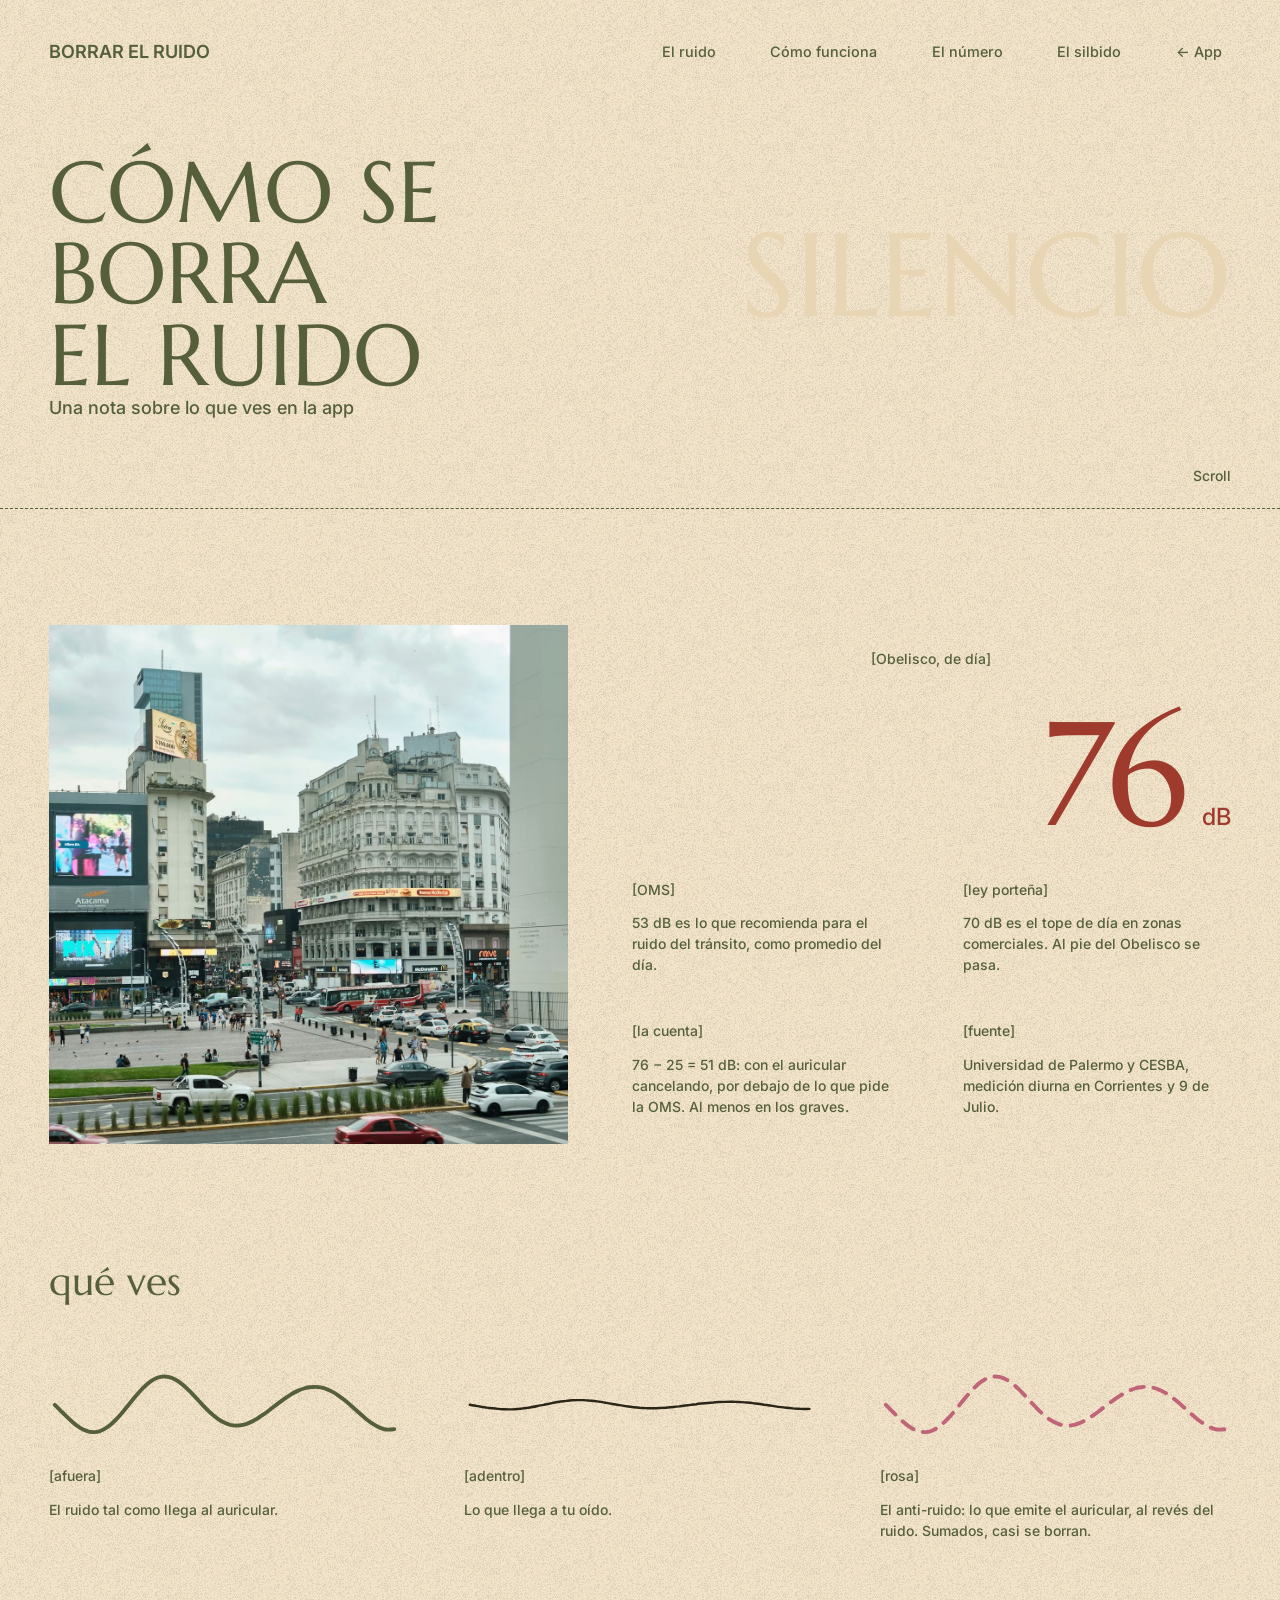
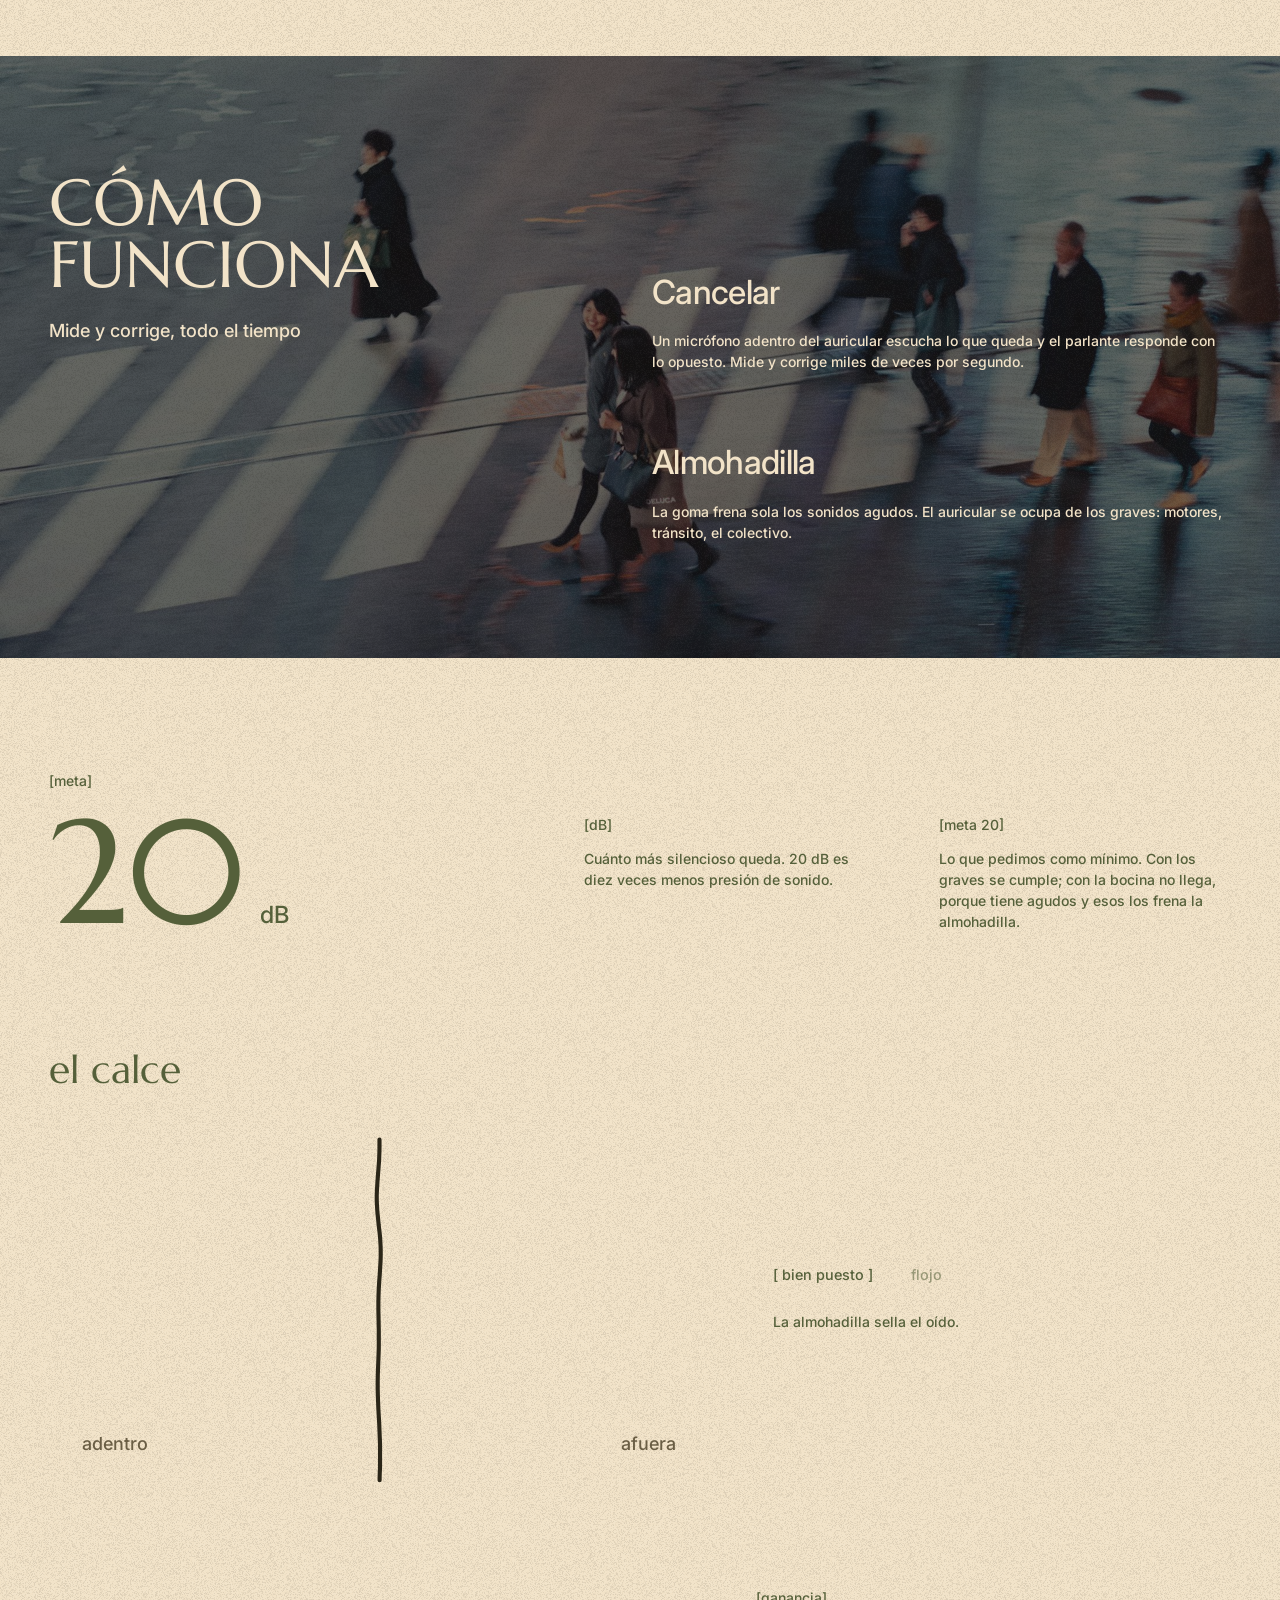
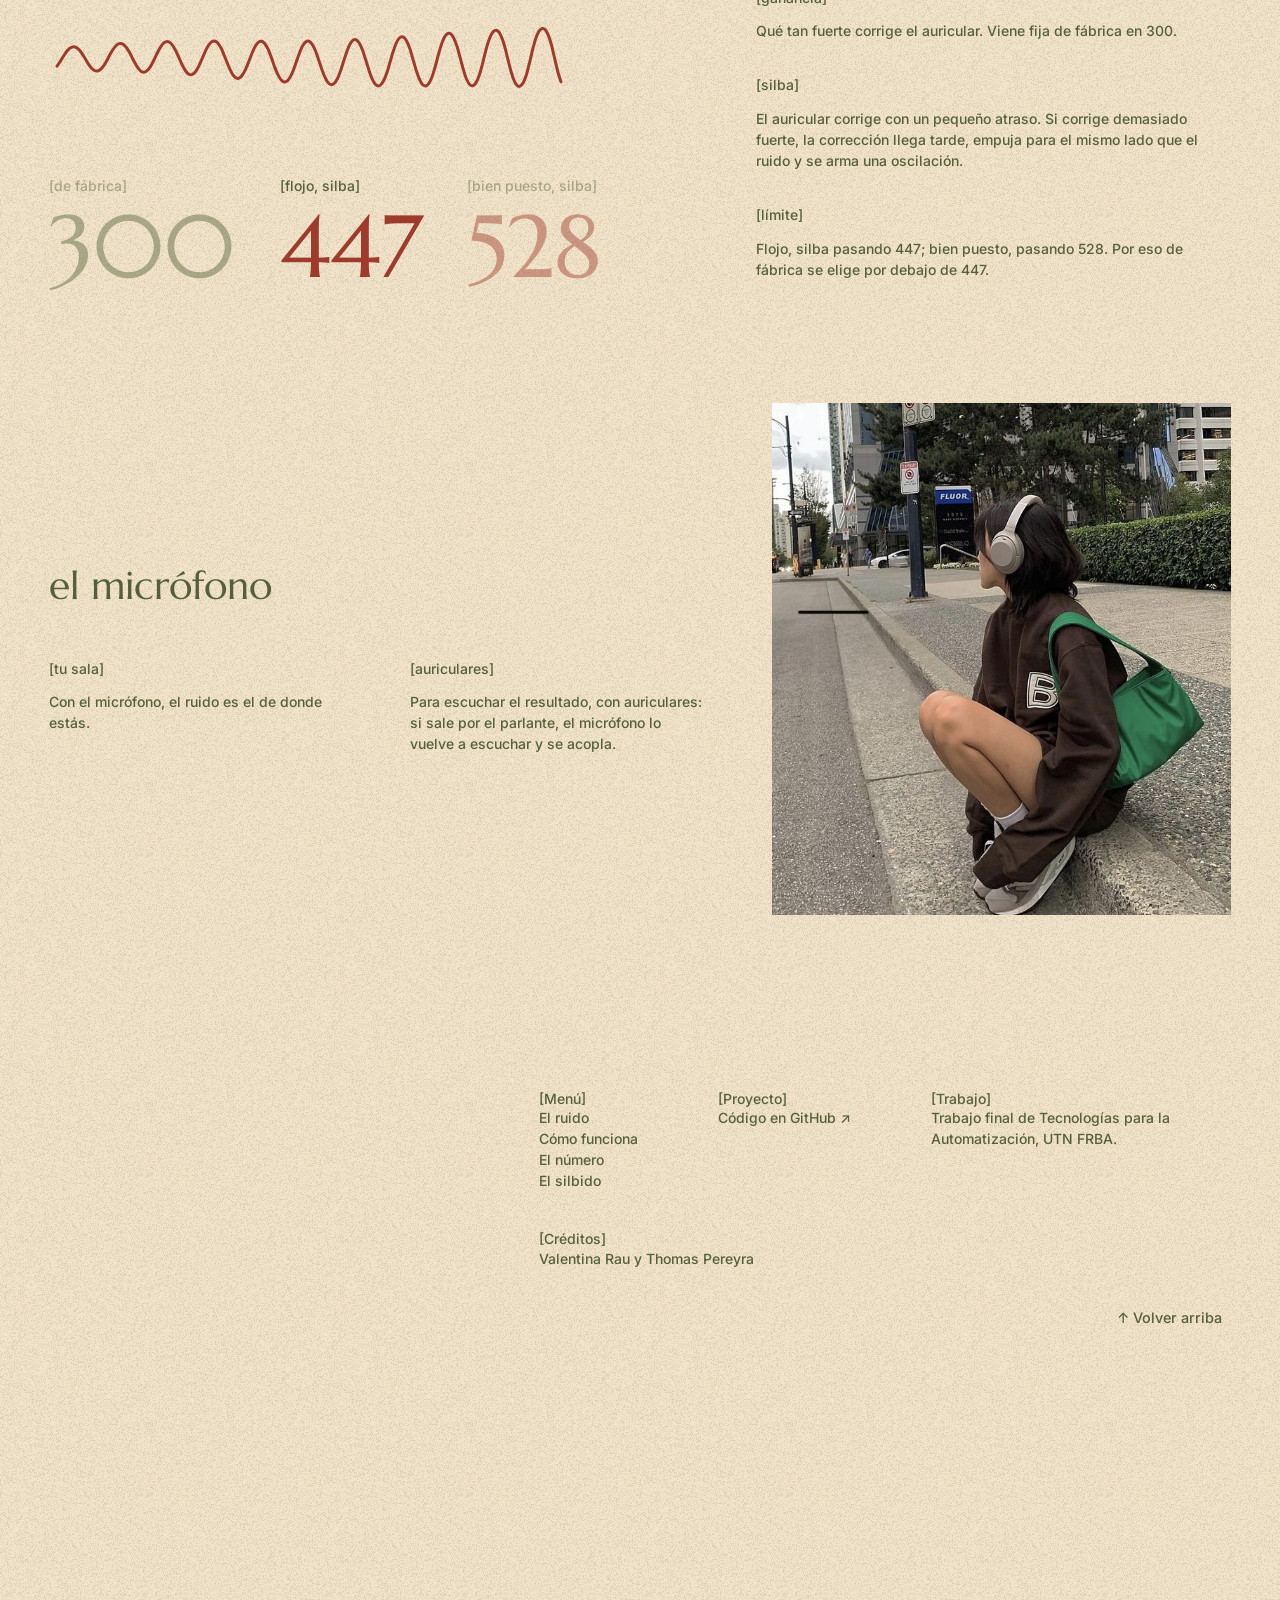
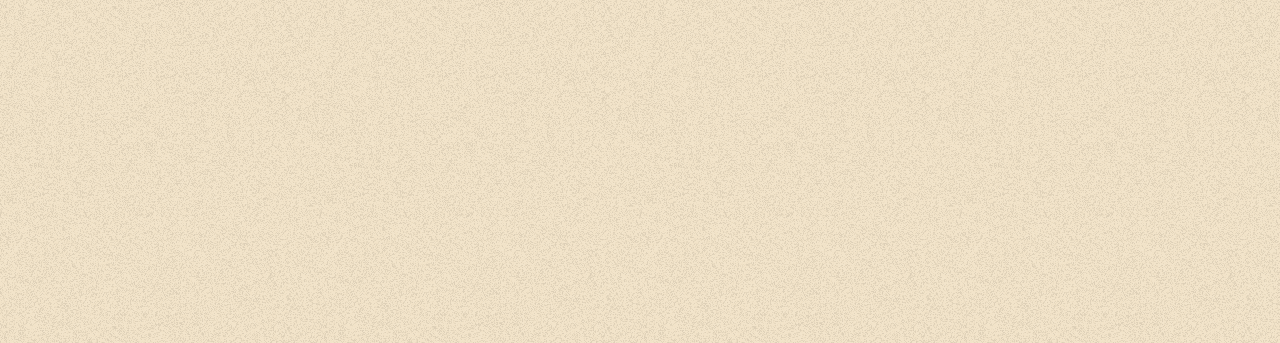
<file: web/info.html>
<!doctype html>
<html lang="es" class="t0">
<head>
<meta charset="utf-8">
<meta name="viewport" content="width=device-width, initial-scale=1, viewport-fit=cover">
<title>info · borrar el ruido</title>
<meta name="theme-color" content="#F2E3C8">
<link rel="icon" type="image/svg+xml" href="favicon.svg?v=1">
<meta name="description" content="Una nota sobre lo que ves en la demo de cancelación activa de ruido.">
<link rel="preconnect" href="https://fonts.googleapis.com">
<link rel="preconnect" href="https://fonts.gstatic.com" crossorigin>
<link rel="stylesheet" href="https://fonts.googleapis.com/css2?family=Marcellus&amp;family=Inter:wght@400;500;600&amp;display=swap">
<link rel="stylesheet" href="info.css?v=1">
<script>
  // Misma paleta que la app (la guarda app.js al tocar [tema]). Antes de pintar, para que no parpadee.
  try { var n = parseInt(localStorage.getItem('anc-tema'), 10); if (n >= 0 && n < 6) document.documentElement.className = 't' + n; } catch (e) {}
</script>
<script type="module" src="info.js?v=2"></script>
</head>
<body>
<!-- Página de información. Diseño: web/referencia/Info.dc.html; especificación: web/referencia/INFO.md. -->
<div id="pg" class="pg"><div class="grano" aria-hidden="true"></div>
<header class="hd wrap"><a class="hd-logo" href="./"><span class="hd-logo-t">Borrar el ruido</span></a><nav aria-label="secciones"><ul class="hd-list"><li><a class="bk tnav" href="#ruido" data-ir="ruido"><span class="b" aria-hidden="true">[</span><span>El ruido</span><span class="b" aria-hidden="true">]</span></a></li><li><a class="bk tnav" href="#funciona" data-ir="funciona"><span class="b" aria-hidden="true">[</span><span>Cómo funciona</span><span class="b" aria-hidden="true">]</span></a></li><li><a class="bk tnav" href="#numero" data-ir="numero"><span class="b" aria-hidden="true">[</span><span>El número</span><span class="b" aria-hidden="true">]</span></a></li><li><a class="bk tnav" href="#silbido" data-ir="silbido"><span class="b" aria-hidden="true">[</span><span>El silbido</span><span class="b" aria-hidden="true">]</span></a></li><li><a class="bk tnav" href="./"><span class="b" aria-hidden="true">[</span><span>← App</span><span class="b" aria-hidden="true">]</span></a></li></ul></nav></header>
<main>
<div class="ph wrap" id="top"><p class="t7xl ph-ja" aria-hidden="true">silencio</p><h1 class="t6xl">Cómo se<br>borra<br>el ruido</h1><p class="tlg ph-label">Una nota sobre lo que ves en la app</p><div class="ph-foot"><div class="ph-scroll" aria-hidden="true"><span class="tsm sc">Scroll</span><span class="tsm sc sc2">Scroll</span></div></div><div class="ph-border"></div></div>

<section id="ruido" class="rv sec"><div class="wrap row"><div class="r-img"><img src="img/obelisco.jpg" alt="Obelisco de Buenos Aires, cruce de Corrientes y 9 de Julio, con tránsito" style="object-position: 62% 50%"></div><div class="r-txt"><span class="tsm r-lab">[Obelisco, de día]</span><div class="bn"><span class="bn-n" style="color: var(--ladrillo)">76</span><span class="bn-u" style="color: var(--ladrillo)">dB</span></div><div class="g2"><div class="item"><span class="tsm">[OMS]</span><p class="tbase">53 dB es lo que recomienda para el ruido del tránsito, como promedio del día.</p></div><div class="item"><span class="tsm">[ley porteña]</span><p class="tbase">70 dB es el tope de día en zonas comerciales. Al pie del Obelisco se pasa.</p></div><div class="item"><span class="tsm">[la cuenta]</span><p class="tbase">76 − 25 = 51 dB: con el auricular cancelando, por debajo de lo que pide la OMS. Al menos en los graves.</p></div><div class="item"><span class="tsm">[fuente]</span><p class="tbase">Universidad de Palermo y CESBA, medición diurna en Corrientes y 9 de Julio.</p></div></div></div></div></section>

<section id="ves" class="rv sec"><div class="wrap"><h2 class="t5xl s-title low">qué ves</h2><div class="g3"><div class="item"><svg viewBox="0 0 360 100" aria-hidden="true" style="display: block; width: 100%; max-width: 360px; height: auto"><path d="M6,50 C7,51 9.9,53.9 11.8,55.9 C13.7,57.8 15.7,59.9 17.6,61.7 C19.5,63.6 21.5,65.5 23.4,67.2 C25.3,68.9 27.3,70.5 29.2,71.8 C31.1,73.2 33.1,74.4 35,75.4 C36.9,76.3 38.9,77 40.8,77.5 C42.7,77.9 44.7,78.1 46.6,78 C48.5,77.9 50.5,77.5 52.4,76.9 C54.3,76.2 56.3,75.2 58.2,74 C60.1,72.8 62.1,71.3 64,69.7 C65.9,68 67.9,66 69.8,64 C71.7,62 73.7,59.7 75.6,57.4 C77.5,55.1 79.5,52.7 81.4,50.3 C83.3,47.9 85.3,45.5 87.2,43.1 C89.1,40.8 91.1,38.5 93,36.4 C94.9,34.3 96.9,32.2 98.8,30.5 C100.7,28.7 102.7,27.1 104.6,25.8 C106.5,24.5 108.5,23.4 110.4,22.6 C112.3,21.8 114.3,21.3 116.2,21.1 C118.1,20.9 120.1,21 122,21.4 C123.9,21.8 125.9,22.4 127.8,23.3 C129.7,24.2 131.7,25.4 133.6,26.8 C135.5,28.2 137.5,29.8 139.4,31.5 C141.3,33.2 143.3,35.2 145.2,37.1 C147.1,39.1 149.1,41.2 151,43.2 C152.9,45.3 154.9,47.4 156.8,49.5 C158.7,51.5 160.7,53.5 162.6,55.4 C164.5,57.3 166.5,59.1 168.4,60.8 C170.3,62.4 172.3,63.9 174.2,65.2 C176.1,66.5 178.1,67.6 180,68.5 C181.9,69.4 183.9,70.1 185.8,70.6 C187.7,71 189.7,71.3 191.6,71.4 C193.5,71.4 195.5,71.2 197.4,70.9 C199.3,70.6 201.3,70 203.2,69.3 C205.1,68.6 207.1,67.7 209,66.7 C210.9,65.7 212.9,64.5 214.8,63.3 C216.7,62.1 218.7,60.7 220.6,59.4 C222.5,58 224.5,56.5 226.4,55 C228.3,53.6 230.3,52 232.2,50.6 C234.1,49.1 236.1,47.6 238,46.2 C239.9,44.8 241.9,43.4 243.8,42.1 C245.7,40.9 247.7,39.6 249.6,38.5 C251.5,37.4 253.5,36.4 255.4,35.5 C257.3,34.7 259.3,33.9 261.2,33.3 C263.1,32.7 265.1,32.3 267,32 C268.9,31.7 270.9,31.6 272.8,31.6 C274.7,31.6 276.7,31.8 278.6,32.2 C280.5,32.6 282.5,33.1 284.4,33.9 C286.3,34.6 288.3,35.5 290.2,36.5 C292.1,37.5 294.1,38.7 296,40 C297.9,41.3 299.9,42.8 301.8,44.3 C303.7,45.8 305.7,47.4 307.6,49.1 C309.5,50.8 311.5,52.6 313.4,54.3 C315.3,56 317.3,57.8 319.2,59.5 C321.1,61.2 323.1,62.9 325,64.5 C326.9,66 328.9,67.5 330.8,68.8 C332.7,70.1 334.7,71.3 336.6,72.3 C338.5,73.3 340.5,74.1 342.4,74.6 C344.3,75.2 346.3,75.5 348.2,75.5 C350.1,75.6 353,75.1 354,75" fill="none" stroke-width="4" stroke-linecap="round" style="stroke: var(--oliva)"></path></svg><span class="tsm">[afuera]</span><p class="tbase">El ruido tal como llega al auricular.</p></div><div class="item"><svg viewBox="0 0 360 100" aria-hidden="true" style="display: block; width: 100%; max-width: 360px; height: auto"><path d="M6,50 C7,50.2 9.9,50.7 11.8,51 C13.7,51.3 15.7,51.6 17.6,52 C19.5,52.3 21.5,52.6 23.4,52.9 C25.3,53.1 27.3,53.4 29.2,53.6 C31.1,53.9 33.1,54.1 35,54.2 C36.9,54.4 38.9,54.5 40.8,54.6 C42.7,54.7 44.7,54.7 46.6,54.7 C48.5,54.7 50.5,54.6 52.4,54.5 C54.3,54.4 56.3,54.2 58.2,54 C60.1,53.8 62.1,53.6 64,53.3 C65.9,53 67.9,52.7 69.8,52.3 C71.7,52 73.7,51.6 75.6,51.2 C77.5,50.9 79.5,50.4 81.4,50.1 C83.3,49.7 85.3,49.2 87.2,48.9 C89.1,48.5 91.1,48.1 93,47.7 C94.9,47.4 96.9,47 98.8,46.7 C100.7,46.5 102.7,46.2 104.6,46 C106.5,45.7 108.5,45.6 110.4,45.4 C112.3,45.3 114.3,45.2 116.2,45.2 C118.1,45.2 120.1,45.2 122,45.2 C123.9,45.3 125.9,45.4 127.8,45.6 C129.7,45.7 131.7,45.9 133.6,46.1 C135.5,46.4 137.5,46.6 139.4,46.9 C141.3,47.2 143.3,47.5 145.2,47.9 C147.1,48.2 149.1,48.5 151,48.9 C152.9,49.2 154.9,49.6 156.8,49.9 C158.7,50.2 160.7,50.6 162.6,50.9 C164.5,51.2 166.5,51.5 168.4,51.8 C170.3,52.1 172.3,52.3 174.2,52.5 C176.1,52.7 178.1,52.9 180,53.1 C181.9,53.2 183.9,53.3 185.8,53.4 C187.7,53.5 189.7,53.5 191.6,53.6 C193.5,53.6 195.5,53.5 197.4,53.5 C199.3,53.4 201.3,53.3 203.2,53.2 C205.1,53.1 207.1,53 209,52.8 C210.9,52.6 212.9,52.4 214.8,52.2 C216.7,52 218.7,51.8 220.6,51.6 C222.5,51.3 224.5,51.1 226.4,50.8 C228.3,50.6 230.3,50.3 232.2,50.1 C234.1,49.9 236.1,49.6 238,49.4 C239.9,49.1 241.9,48.9 243.8,48.7 C245.7,48.5 247.7,48.3 249.6,48.1 C251.5,47.9 253.5,47.7 255.4,47.6 C257.3,47.4 259.3,47.3 261.2,47.2 C263.1,47.1 265.1,47 267,47 C268.9,46.9 270.9,46.9 272.8,46.9 C274.7,46.9 276.7,47 278.6,47 C280.5,47.1 282.5,47.2 284.4,47.3 C286.3,47.4 288.3,47.6 290.2,47.7 C292.1,47.9 294.1,48.1 296,48.3 C297.9,48.5 299.9,48.8 301.8,49 C303.7,49.3 305.7,49.6 307.6,49.9 C309.5,50.1 311.5,50.4 313.4,50.7 C315.3,51 317.3,51.3 319.2,51.6 C321.1,51.9 323.1,52.2 325,52.4 C326.9,52.7 328.9,52.9 330.8,53.1 C332.7,53.4 334.7,53.6 336.6,53.7 C338.5,53.9 340.5,54 342.4,54.1 C344.3,54.2 346.3,54.2 348.2,54.3 C350.1,54.3 353,54.2 354,54.2" fill="none" stroke-width="2.5" stroke-linecap="round" style="stroke: var(--carbon)"></path></svg><span class="tsm">[adentro]</span><p class="tbase">Lo que llega a tu oído.</p></div><div class="item"><svg viewBox="0 0 360 100" aria-hidden="true" style="display: block; width: 100%; max-width: 360px; height: auto"><path d="M6,50 C7,51 9.9,53.9 11.8,55.9 C13.7,57.8 15.7,59.9 17.6,61.7 C19.5,63.6 21.5,65.5 23.4,67.2 C25.3,68.9 27.3,70.5 29.2,71.8 C31.1,73.2 33.1,74.4 35,75.4 C36.9,76.3 38.9,77 40.8,77.5 C42.7,77.9 44.7,78.1 46.6,78 C48.5,77.9 50.5,77.5 52.4,76.9 C54.3,76.2 56.3,75.2 58.2,74 C60.1,72.8 62.1,71.3 64,69.7 C65.9,68 67.9,66 69.8,64 C71.7,62 73.7,59.7 75.6,57.4 C77.5,55.1 79.5,52.7 81.4,50.3 C83.3,47.9 85.3,45.5 87.2,43.1 C89.1,40.8 91.1,38.5 93,36.4 C94.9,34.3 96.9,32.2 98.8,30.5 C100.7,28.7 102.7,27.1 104.6,25.8 C106.5,24.5 108.5,23.4 110.4,22.6 C112.3,21.8 114.3,21.3 116.2,21.1 C118.1,20.9 120.1,21 122,21.4 C123.9,21.8 125.9,22.4 127.8,23.3 C129.7,24.2 131.7,25.4 133.6,26.8 C135.5,28.2 137.5,29.8 139.4,31.5 C141.3,33.2 143.3,35.2 145.2,37.1 C147.1,39.1 149.1,41.2 151,43.2 C152.9,45.3 154.9,47.4 156.8,49.5 C158.7,51.5 160.7,53.5 162.6,55.4 C164.5,57.3 166.5,59.1 168.4,60.8 C170.3,62.4 172.3,63.9 174.2,65.2 C176.1,66.5 178.1,67.6 180,68.5 C181.9,69.4 183.9,70.1 185.8,70.6 C187.7,71 189.7,71.3 191.6,71.4 C193.5,71.4 195.5,71.2 197.4,70.9 C199.3,70.6 201.3,70 203.2,69.3 C205.1,68.6 207.1,67.7 209,66.7 C210.9,65.7 212.9,64.5 214.8,63.3 C216.7,62.1 218.7,60.7 220.6,59.4 C222.5,58 224.5,56.5 226.4,55 C228.3,53.6 230.3,52 232.2,50.6 C234.1,49.1 236.1,47.6 238,46.2 C239.9,44.8 241.9,43.4 243.8,42.1 C245.7,40.9 247.7,39.6 249.6,38.5 C251.5,37.4 253.5,36.4 255.4,35.5 C257.3,34.7 259.3,33.9 261.2,33.3 C263.1,32.7 265.1,32.3 267,32 C268.9,31.7 270.9,31.6 272.8,31.6 C274.7,31.6 276.7,31.8 278.6,32.2 C280.5,32.6 282.5,33.1 284.4,33.9 C286.3,34.6 288.3,35.5 290.2,36.5 C292.1,37.5 294.1,38.7 296,40 C297.9,41.3 299.9,42.8 301.8,44.3 C303.7,45.8 305.7,47.4 307.6,49.1 C309.5,50.8 311.5,52.6 313.4,54.3 C315.3,56 317.3,57.8 319.2,59.5 C321.1,61.2 323.1,62.9 325,64.5 C326.9,66 328.9,67.5 330.8,68.8 C332.7,70.1 334.7,71.3 336.6,72.3 C338.5,73.3 340.5,74.1 342.4,74.6 C344.3,75.2 346.3,75.5 348.2,75.5 C350.1,75.6 353,75.1 354,75" fill="none" stroke-width="4" stroke-linecap="round" stroke-dasharray="14 10" style="stroke: var(--rosa)"></path></svg><span class="tsm">[rosa]</span><p class="tbase">El anti-ruido: lo que emite el auricular, al revés del ruido. Sumados, casi se borran.</p></div></div></div></section>

<section id="funciona" class="rv ap"><div class="ap-bg" aria-hidden="true"><img id="parallax" src="img/cruce-noche.jpg" alt=""></div><div class="ap-veil" aria-hidden="true"></div><div class="wrap row ap-row"><div class="ap-head"><h2 class="t5xl">Cómo<br>funciona</h2><p class="tlg" style="margin-top: 24px">Mide y corrige, todo el tiempo</p></div><div class="ap-list"><div class="item"><h3 class="t3xl">Cancelar</h3><p class="tbase">Un micrófono adentro del auricular escucha lo que queda y el parlante responde con lo opuesto. Mide y corrige miles de veces por segundo.</p></div><div class="item"><h3 class="t3xl">Almohadilla</h3><p class="tbase">La goma frena sola los sonidos agudos. El auricular se ocupa de los graves: motores, tránsito, el colectivo.</p></div></div></div></section>

<section id="numero" class="rv sec"><div class="wrap row"><div class="n-left"><span class="tsm">[meta]</span><div class="bn"><span class="bn-n" style="color: var(--oliva)">20</span><span class="bn-u" style="color: var(--oliva)">dB</span></div></div><div class="n-right"><div class="g2"><div class="item"><span class="tsm">[dB]</span><p class="tbase">Cuánto más silencioso queda. 20 dB es diez veces menos presión de sonido.</p></div><div class="item"><span class="tsm">[meta 20]</span><p class="tbase">Lo que pedimos como mínimo. Con los graves se cumple; con la bocina no llega, porque tiene agudos y esos los frena la almohadilla.</p></div></div></div></div></section>

<section id="calce" class="rv sec"><div class="wrap"><h2 class="t5xl s-title low">el calce</h2><div class="row c-row"><div class="c-fig"><svg id="cuerda" viewBox="0 0 480 240" class="cuerda" role="button" tabindex="0" aria-label="cambiar entre bien puesto y flojo"><text x="24" y="222" class="c-lab">adentro</text><text x="456" y="222" text-anchor="end" class="c-lab">afuera</text><g id="aire" class="c-aire"><path d="M206,106 q-10,-6 -20,0 t-20,0" fill="none" stroke-width="1.6" stroke-linecap="round" opacity="0.60" style="stroke: var(--oliva)"></path><path d="M192,120 q-10,-6 -20,0 t-20,0" fill="none" stroke-width="1.6" stroke-linecap="round" opacity="0.43" style="stroke: var(--oliva)"></path><path d="M178,134 q-10,-6 -20,0 t-20,0" fill="none" stroke-width="1.6" stroke-linecap="round" opacity="0.26" style="stroke: var(--oliva)"></path></g><path id="cuerdaPath" d="M240,0 L240,240" fill="none" stroke-width="3" stroke-linecap="round" stroke-linejoin="round" style="stroke: var(--carbon)"></path></svg></div><div class="c-side"><div class="c-btns"><button type="button" class="bk tnav c-btn on" data-calce="puesta" aria-pressed="true"><span class="b" aria-hidden="true">[</span><span>bien puesto</span><span class="b" aria-hidden="true">]</span></button><button type="button" class="bk tnav c-btn" data-calce="floja" aria-pressed="false"><span class="b" aria-hidden="true">[</span><span>flojo</span><span class="b" aria-hidden="true">]</span></button></div><div class="c-txts" aria-live="polite"><p class="tbase c-txt on" data-calce="puesta">La almohadilla sella el oído.</p><p class="tbase c-txt" data-calce="floja">Se escapa un poco de aire: cancela menos y es más fácil que silbe.</p></div></div></div></div></section>

<section id="silbido" class="rv sec"><div class="wrap"><div class="row s-row"><div class="s-fig"><svg id="sOnda" viewBox="0 0 520 140" class="s-onda on" aria-hidden="true"><path id="sPath" d="M8,70 L512,70" fill="none" stroke-width="3" stroke-linecap="round" stroke-linejoin="round" class="s-path"></path></svg><div class="nums"><button type="button" class="item s-num" data-gan="g300" aria-pressed="false"><span class="tsm">[de fábrica]</span><span class="tmid" style="color: var(--oliva)">300</span></button><button type="button" class="item s-num on" data-gan="g447" aria-pressed="true"><span class="tsm">[flojo, silba]</span><span class="tmid" style="color: var(--ladrillo)">447</span></button><button type="button" class="item s-num" data-gan="g528" aria-pressed="false"><span class="tsm">[bien puesto, silba]</span><span class="tmid" style="color: var(--ladrillo)">528</span></button></div></div><div class="s-txt"><div class="g1"><div class="item"><span class="tsm">[ganancia]</span><p class="tbase">Qué tan fuerte corrige el auricular. Viene fija de fábrica en 300.</p></div><div class="item"><span class="tsm">[silba]</span><p class="tbase">El auricular corrige con un pequeño atraso. Si corrige demasiado fuerte, la corrección llega tarde, empuja para el mismo lado que el ruido y se arma una oscilación.</p></div><div class="item"><span class="tsm">[límite]</span><p class="tbase">Flojo, silba pasando 447; bien puesto, pasando 528. Por eso de fábrica se elige por debajo de 447.</p></div></div></div></div></div></section>

<section id="mic" class="rv sec"><div class="wrap row m-row"><div class="m-txt"><h2 class="t5xl s-title low">el micrófono</h2><div class="g2"><div class="item"><span class="tsm">[tu sala]</span><p class="tbase">Con el micrófono, el ruido es el de donde estás.</p></div><div class="item"><span class="tsm">[auriculares]</span><p class="tbase">Para escuchar el resultado, con auriculares: si sale por el parlante, el micrófono lo vuelve a escuchar y se acopla.</p></div></div></div><div class="m-img"><img data-foto="vereda" src="img/mic-vereda.jpg" alt="Chica con auriculares sentada en el cordón de una vereda" style="object-position: 50% 40%" loading="lazy"><img data-foto="sillon" src="img/mic-sillon.jpg" alt="Chica relajada en un sillón con auriculares amarillos" style="object-position: 60% 40%" loading="lazy" hidden><img data-foto="rojo" src="img/mic-rojo.jpg" alt="Chica con un auricular intraural, ojos cerrados, delante de un taxi amarillo" style="object-position: 50% 30%" loading="lazy" hidden><img data-foto="blanca" src="img/mic-blanca.jpg" alt="Chica de perfil con auricular intraural y camisa blanca" style="object-position: 50% 30%" loading="lazy" hidden><img data-foto="bn" src="img/mic-bn.jpg" alt="Retrato en blanco y negro de perfil con auriculares intraurales" style="object-position: 50% 40%" loading="lazy" hidden><img data-foto="colgando" src="img/mic-colgando.jpg" alt="Dos auriculares intraurales colgando de su cable, en gris" style="object-position: 50% 50%" loading="lazy" hidden></div></div></section>
</main>

<footer id="fin" class="ft"><div class="wrap ft-wrap"><div class="ft-head"><div class="ft-row"><div class="f-col"><p class="tsm f-label">[Menú]</p><ul class="f-list"><li><a class="tbase f-link" href="#ruido" data-ir="ruido">El ruido</a></li><li><a class="tbase f-link" href="#funciona" data-ir="funciona">Cómo funciona</a></li><li><a class="tbase f-link" href="#numero" data-ir="numero">El número</a></li><li><a class="tbase f-link" href="#silbido" data-ir="silbido">El silbido</a></li></ul></div><div class="f-col"><p class="tsm f-label">[Proyecto]</p><ul class="f-list"><li><a class="tbase f-link" href="https://github.com/valentinarau/tfi-anc-simulacion" target="_blank" rel="noopener">Código en GitHub ↗</a></li></ul></div><div class="f-col"><p class="tsm f-label">[Trabajo]</p><p class="tbase" style="max-width: 300px">Trabajo final de Tecnologías para la Automatización, UTN FRBA.</p></div></div><div class="f-col"><p class="tsm f-label">[Créditos]</p><p class="tbase" style="max-width: 320px">Valentina Rau y Thomas Pereyra</p></div><button type="button" class="bk tnav ft-up" data-ir="top"><span class="b" aria-hidden="true">[</span><span>↑ Volver arriba</span><span class="b" aria-hidden="true">]</span></button></div><div class="ft-bottom"><h2 class="ft-title" aria-label="gracias"><span aria-hidden="true" class="ltr" style="transition-delay: 80ms">g</span><span aria-hidden="true" class="ltr" style="transition-delay: 150ms">r</span><span aria-hidden="true" class="ltr" style="transition-delay: 220ms">a</span><span aria-hidden="true" class="ltr" style="transition-delay: 290ms">c</span><span aria-hidden="true" class="ltr" style="transition-delay: 360ms">i</span><span aria-hidden="true" class="ltr" style="transition-delay: 430ms">a</span><span aria-hidden="true" class="ltr" style="transition-delay: 500ms">s</span></h2></div></div></footer>
</div>
</body>
</html>
</file>
<file: web/estilo.css>
/* borrar el ruido: paletas del prototipo (web/referencia/Prototipo.dc.html); t0 es la elegida */
.t0 {
  --papel: #F2E3C8;
  --oliva: #55603A;
  --carbon: #2B2618;
  --suave: #6A5E45;
  --rosa: #C0647A;
  --ladrillo: #9E3B2C;
  --relleno: #E8D5B3;
}
/* Las otras cinco paletas del prototipo (botón [tema]) */
.t1{--papel:#F3DED8;--oliva:#5C3F33;--carbon:#2A1F1A;--suave:#6E5550;--rosa:#9E4A5E;--ladrillo:#8E2B32;--relleno:#E8CFC8}
.t2{--papel:#F4DFDB;--oliva:#4E6A55;--carbon:#23281F;--suave:#66605C;--rosa:#A84F66;--ladrillo:#8E2B3A;--relleno:#EBCFC9}
.t3{--papel:#F4EEDF;--oliva:#4F8682;--carbon:#24302F;--suave:#5E6560;--rosa:#B0613F;--ladrillo:#9C3A22;--relleno:#E9E1CD}
.t4{--papel:#EEEBE4;--oliva:#2B2A28;--carbon:#1E1D1B;--suave:#5F5C56;--rosa:#2F4FBF;--ladrillo:#C2402A;--relleno:#E2DED4}
.t5{--papel:#F3EEE2;--oliva:#6C8570;--carbon:#222A23;--suave:#5F625C;--rosa:#B0654A;--ladrillo:#9C3A22;--relleno:#E7E0CF}
.tema{transition: background-color .6s}
.tema *{transition: color .6s, background-color .6s, border-color .6s}

html, body {
  margin: 0;
  height: 100%;
  overflow: hidden;
  background: #F2E3C8;
  transition: background-color .6s;
}

a { color: #2B2618; }
a:hover { color: #6A5E45; }

/* El lienzo está diseñado a 1920 × 1080: se escala manteniendo la proporción (app.js). */
#escena {
  position: fixed;
  inset: 0;
  overflow: hidden;
  overflow: clip;   /* el dibujo sigue fuera del lienzo: que el foco no pueda desplazar la escena */
}
#lienzo {
  transform-origin: 0 0;
  -webkit-user-select: none;
  user-select: none;
}

[hidden] { display: none !important; }

/* Grano de papel: la textura original del prototipo (web/referencia/grano.png), usada igual que allá. */
.grano {
  background-image: url("grano.png?v=1");
  background-size: 320px 320px;
  background-repeat: repeat;
  opacity: 0.55;
  pointer-events: none;
}

button:focus { outline: none; }
button:focus-visible { outline: 3px solid var(--rosa); outline-offset: 4px; }

/* ---------------------------------------------------------------------------
   Celular parado: lienzo de 1080 × 1920 (app.js cambia la geometría de las ondas y de la línea).
   Misma idea que el prototipo: adentro (papel) a la izquierda, afuera (oliva) a la derecha.
   Arriba el título y la frase, en el medio las ondas, abajo el número (adentro) y los ruidos (afuera),
   y cancelar sobre la línea. La letra es más grande porque la pantalla es chica. */
.vertical #titulo { left: 50px !important; top: 130px !important; width: 460px; font-size: 84px !important; line-height: 1.05 !important; }
.vertical #frase { left: 54px !important; top: 340px !important; width: 440px; font-size: 52px !important; }
.vertical #numero { left: 54px !important; top: 1190px !important; }
.vertical #numero > div:first-child { font-size: 32px !important; }
.vertical #numVal { font-size: 150px !important; }
.vertical [aria-label="ruidos"] { left: 600px !important; top: 1110px !important; gap: 8px !important; }
.vertical [aria-label="ruidos"] > div:first-child { font-size: 32px !important; margin: 0 0 14px 54px !important; }
.vertical .item, .vertical #sample { font-size: 44px !important; height: 72px !important; gap: 22px !important; }
.vertical .item .icono, .vertical #sample .icono { width: 32px; height: 32px; }
.vertical .item span:first-of-type, .vertical #sample span:first-of-type { width: 62px !important; }
.vertical #linea { left: 495px !important; top: 450px !important; height: 1050px !important; }
.vertical #cancelar { left: 230px !important; top: 1640px !important; transform: scale(1.3); transform-origin: calc(100% - 64px) 50%; }
.vertical #temaBtn { left: 720px !important; top: 1790px !important; height: 90px !important; font-size: 32px !important; }
.vertical #ayudaBtn { left: 930px !important; top: 1790px !important; width: 90px !important; height: 90px !important; border-radius: 45px !important; font-size: 36px !important; }
.vertical #micBtn, .vertical #bloqueado > div { left: 660px !important; top: 640px !important; }
.vertical #aurisSi { left: 60px !important; top: 560px !important; }
.vertical #aurisNo { left: 570px !important; top: 900px !important; }
.vertical #ayudaFondo { width: 1080px !important; height: 1920px !important; }
.vertical #ayuda { left: 60px !important; top: 560px !important; width: 960px !important; }

/* Táctil: sin zoom por doble toque, sin selección ni menú al mantener apretado. */
html, body { touch-action: manipulation; -webkit-tap-highlight-color: transparent; }
#lienzo, #lienzo * { -webkit-touch-callout: none; }
.vertical #ayuda span { font-size: 42px !important; }
.vertical #ayuda > div:last-child { font-size: 30px !important; }
/* Indicador de ganancia y enlace [info] en el celular parado: más grandes, junto a la línea. */
.vertical #ganancia { left: 60px !important; top: 560px !important; transform: scale(1.8); transform-origin: 0 0; }
.vertical #infoLink { font-size: 34px !important; }
#infoLink:hover { color: var(--carbon) !important; }
/* La barrita de la ganancia funciona como un control deslizante: zona de toque más grande que el dibujo. */
#ganancia { padding: 18px; margin: -18px; cursor: ew-resize; touch-action: none; -webkit-user-select: none; user-select: none; }
</file>
<file: web/info.css>
/* Página de información ("cómo se borra el ruido").
   Estilos copiados de web/referencia/Info.dc.html (especificación en web/referencia/INFO.md). */
body{margin:0}
html{scroll-behavior:smooth}
.pg{position:relative;isolation:isolate;min-height:100vh;overflow:hidden;background:var(--papel);color:var(--oliva);font-family:'Inter', system-ui, sans-serif;font-weight:500}
.pg *{box-sizing:border-box}
.pg h1,.pg h2,.pg h3,.pg p,.pg ul,.pg li,.pg figure{margin:0;padding:0;list-style:none;font-weight:inherit;color:inherit}
.pg a{color:inherit;text-decoration:none}
.grano{position:absolute;inset:0;z-index:-1;pointer-events:none;background-image:url(grano.png);background-size:320px 320px;opacity:.55}
.wrap{padding-left:clamp(16px,2.27px + 3.661vw,96px);padding-right:clamp(16px,2.27px + 3.661vw,96px)}
.row{display:flex;flex-wrap:wrap;gap:clamp(40px,5vw,96px)}
.pg .t7xl{font-family:'Marcellus', 'Times New Roman', serif;font-size:clamp(4rem,2.5915rem + 6.0094vw,8rem);line-height:1;color:var(--relleno)}
.t6xl{font-family:'Marcellus', 'Times New Roman', serif;font-size:clamp(3.5rem,2.7277rem + 3.2952vw,8rem);line-height:.95;text-transform:uppercase}
.t5xl{font-family:'Marcellus', 'Times New Roman', serif;font-size:clamp(2.75rem,2rem + 2.6vw,6rem);line-height:.95;text-transform:uppercase}
.t3xl{font-size:clamp(1.75rem,1.6rem + .6vw,2.25rem);letter-spacing:-.02em;line-height:1.1;font-weight:600}
.tlg{font-size:clamp(.95rem,.85rem + .35vw,1.2rem);line-height:1.3}
.tnav{font-size:clamp(.8rem,.74rem + .2vw,.95rem)}
.tbase{font-size:14px;line-height:1.5}
.tsm{font-size:14px;line-height:1.2}
.tmid{font-family:'Marcellus', 'Times New Roman', serif;font-size:clamp(2.75rem,1.6rem + 3.4vw,5.5rem);line-height:.9}
.bn{display:flex;align-items:baseline;gap:14px}
.bn-n{font-family:'Marcellus', 'Times New Roman', serif;font-size:clamp(5rem,2rem + 9vw,16rem);line-height:.8}
.bn-u{font-size:clamp(1.25rem,1rem + .6vw,1.75rem)}
.pg .s-title{margin-bottom:clamp(40px,4vw,64px)}
.pg .t5xl.low{text-transform:none;font-size:clamp(2rem,1.8239rem + .7512vw,2.5rem);line-height:1.2}
.item{display:flex;flex-direction:column;gap:14px}
.g1{display:grid;grid-template-columns:1fr;gap:36px}
.g2{display:grid;grid-template-columns:repeat(auto-fit,minmax(260px,1fr));gap:48px 64px}
.g3{display:grid;grid-template-columns:repeat(auto-fit,minmax(260px,1fr));gap:48px 64px}
/* header */
.hd{position:relative;z-index:2;display:flex;justify-content:space-between;align-items:center;gap:32px;padding-top:40px}
.hd-logo{white-space:nowrap}
.hd-logo-t{font-weight:600;font-size:clamp(.95rem,.85rem + .35vw,1.2rem);text-transform:uppercase}
.hd-list{display:flex;flex-wrap:wrap;justify-content:flex-end;gap:clamp(20px,2.8vw,40px);white-space:nowrap}
.bk{display:inline-flex;gap:.3em;align-items:baseline;background:none;border:0;padding:0;font:inherit;color:inherit;cursor:pointer}
.bk.tnav{font-size:clamp(.8rem,.74rem + .2vw,.95rem)}
.bk .b{opacity:0;transition:opacity .3s ease-in-out}
.bk:hover .b,.bk:focus-visible .b{opacity:1}
.pg a:focus-visible,.pg button:focus-visible{outline:1px solid currentColor;outline-offset:6px}
/* hero */
.ph{position:relative;isolation:isolate;padding-top:clamp(64px,7vw,112px);padding-bottom:0}
.ph-ja{position:absolute;z-index:-1;top:clamp(120px,12vw,200px);right:clamp(16px,2.27px + 3.661vw,96px);text-transform:uppercase;white-space:nowrap;pointer-events:none}
.ph-label{margin-top:40px}
.ph-foot{display:flex;justify-content:flex-end;margin:48px 0 24px}
.ph-scroll{width:fit-content;position:relative;overflow:hidden}
.sc{display:block;animation:sc 2.6s cubic-bezier(.7,0,.3,1) infinite}
.sc2{position:absolute;top:0;left:0;transform:translateY(-100%);animation-name:sc2}
@keyframes sc{0%,45%{transform:translateY(0)}65%,100%{transform:translateY(100%)}}
@keyframes sc2{0%,45%{transform:translateY(-100%)}65%,100%{transform:translateY(0)}}
.ph-border{width:100vw;margin-left:calc(50% - 50vw);border-bottom:1px dashed var(--oliva)}
/* secciones */
.sec{padding-top:clamp(80px,9vw,140px)}
.r-img{flex:1 1 440px;min-width:0;aspect-ratio:1/1;max-height:80vh;overflow:hidden}
.r-img img,.m-img img{display:block;width:100%;height:100%;object-fit:cover}
.r-txt{flex:1 1 520px;min-width:0;display:flex;flex-direction:column;justify-content:center;gap:48px}
.r-lab{align-self:center}
.r-txt .bn{align-self:flex-end}
.n-left{flex:1 1 380px;min-width:0;display:flex;flex-direction:column;gap:24px}
.n-right{flex:1.4 1 520px;min-width:0;align-self:flex-end}
.s-row{align-items:flex-start}
.s-fig{flex:1.3 1 520px;min-width:0}
.s-ondas{grid-template-columns:repeat(3,minmax(0,1fr));gap:40px 40px}
@media (max-width:767px){.s-ondas{grid-template-columns:1fr}}
.s-txt{flex:1 1 380px;min-width:0}
.nums{display:flex;flex-wrap:nowrap;gap:clamp(24px,3.5vw,72px)}
.nums .tmid{line-height:.9}
.cuerda{display:block;width:100%;height:auto;aspect-ratio:2/1;cursor:pointer;touch-action:pan-y;overflow:visible}
.c-lab{font-family:'Inter', system-ui, sans-serif;font-size:13px;fill:var(--suave)}
.s-onda{display:block;width:100%;max-width:520px;height:auto;margin-bottom:48px;overflow:visible}
.s-path{stroke:var(--carbon);transition:stroke .5s ease}
.s-onda.on .s-path{stroke:var(--ladrillo)}
.nums .tmid{font-size:clamp(2.75rem,1rem + 5.6vw,7.5rem)}
.s-num{background:none;border:0;padding:0;font:inherit;color:inherit;cursor:pointer;text-align:left;transition:opacity .3s ease}
.s-num:not(.on){opacity:.45}
.s-num:hover{opacity:1}
.c-row{align-items:center}
.c-fig{flex:1.3 1 480px;min-width:0;max-width:760px}
.c-side{flex:1 1 320px;min-width:0}
.c-btns{display:flex;gap:28px;margin-bottom:28px}
.c-btn.on .b{opacity:1}
.c-btn:not(.on){opacity:.55}
.c-txts{display:grid}
.c-txt{grid-area:1/1;opacity:0;transform:translateY(6px);transition:opacity .45s ease,transform .45s ease;max-width:420px}
.c-txt.on{opacity:1;transform:none}
.c-aire{opacity:0;transition:opacity .6s ease}
.c-aire.on{opacity:1}
.cuerda,.s-num,.c-btn{user-select:none;-webkit-user-select:none;-webkit-tap-highlight-color:transparent}
.pg .cuerda:focus,.pg .s-num:focus,.pg .c-btn:focus{outline:none}
.pg .cuerda:focus-visible,.pg .s-num:focus-visible,.pg .c-btn:focus-visible{outline:1px solid currentColor;outline-offset:8px}
.c-grid{display:grid;grid-template-columns:repeat(auto-fit,minmax(300px,1fr));gap:48px clamp(40px,5vw,96px)}
.m-row{align-items:center}
.m-txt{flex:1.4 1 520px;min-width:0}
.m-img{flex:1 1 360px;min-width:0;height:clamp(420px,40vw,600px);overflow:hidden}
/* cómo funciona */
.ap{position:relative;overflow:hidden;margin-top:clamp(80px,9vw,140px);padding:clamp(96px,9vw,140px) 0;color:var(--papel)}
.ap-bg{position:absolute;inset:0;overflow:hidden;z-index:-2}
.ap-bg img{position:absolute;left:0;top:-10%;width:100%;height:120%;object-fit:cover;will-change:transform}
.ap-veil{position:absolute;inset:0;z-index:-1;background:rgba(28,26,20,.6)}
.ap-head{flex:1 1 440px;min-width:0}
.ap-list{flex:1 1 480px;min-width:0;max-width:640px;padding-top:clamp(0px,8vw,120px);display:flex;flex-direction:column;gap:72px}
.ap-list .item{gap:20px}
/* footer */
.ft{margin-top:clamp(96px,10vw,160px);min-height:100svh;display:flex}
.ft-wrap{flex:1;display:flex;flex-direction:column;padding-top:48px}
.ft-head{width:fit-content;margin-left:auto;display:flex;flex-direction:column;gap:40px}
.ft-row{display:flex;flex-wrap:wrap;gap:40px 80px}
.f-label{margin-bottom:12px}
.f-list{display:flex;flex-direction:column}
.f-link{display:flex;width:fit-content;transition:opacity .3s ease-in-out}.f-link:hover{opacity:.5}
.ft-up{align-self:flex-end}
@media (max-width:767px){.ft-head{margin-left:0}}
.ft-bottom{margin-top:auto}
.ft-title{font-family:'Marcellus', 'Times New Roman', serif;text-align:center;font-size:clamp(3rem,-.4539rem + 14.7368vw,23.125rem);line-height:1;overflow:hidden;text-transform:uppercase;padding-bottom:.04em}
/* animaciones: solo se activan cuando hay JS (data-anim), sin re-render de React */
.ltr{display:inline-block}
[data-anim] .ltr{transform:translateY(105%);transition:transform 1.2s cubic-bezier(.2,.8,.2,1)}
[data-anim] .ft.in .ltr{transform:none}
[data-anim] .ft:not(.in) .ltr{transition-duration:0s;transition-delay:0s!important}
[data-anim] .rv{opacity:0;transform:translateY(24px);transition:opacity .9s ease-out,transform .9s cubic-bezier(.2,.7,.2,1)}
[data-anim] .rv.in{opacity:1;transform:none}
@media (prefers-reduced-motion: reduce){[data-anim] .rv,[data-anim] .ltr{transition:none;opacity:1;transform:none}.sc{animation:none}.sc2{display:none}html{scroll-behavior:auto}}

.t0{--papel:#F2E3C8;--oliva:#55603A;--carbon:#2B2618;--suave:#6A5E45;--rosa:#C0647A;--ladrillo:#9E3B2C;--relleno:#E8D5B3}
.t1{--papel:#F3DED8;--oliva:#5C3F33;--carbon:#2A1F1A;--suave:#6E5550;--rosa:#9E4A5E;--ladrillo:#8E2B32;--relleno:#E8CFC8}
.t2{--papel:#F4DFDB;--oliva:#4E6A55;--carbon:#23281F;--suave:#66605C;--rosa:#A84F66;--ladrillo:#8E2B3A;--relleno:#EBCFC9}
.t3{--papel:#F4EEDF;--oliva:#4F8682;--carbon:#24302F;--suave:#5E6560;--rosa:#B0613F;--ladrillo:#9C3A22;--relleno:#E9E1CD}
.t4{--papel:#EEEBE4;--oliva:#2B2A28;--carbon:#1E1D1B;--suave:#5F5C56;--rosa:#2F4FBF;--ladrillo:#C2402A;--relleno:#E2DED4}
.t5{--papel:#F3EEE2;--oliva:#6C8570;--carbon:#222A23;--suave:#5F625C;--rosa:#B0654A;--ladrillo:#9C3A22;--relleno:#E7E0CF}

/* --- agregado al construirla en web/ --- */
html { background: var(--papel); transition: background-color .6s; }
html, body { overflow-x: hidden; }
/* Sin recuadro de foco con el mouse (INFO.md, punto 2) */
.pg a:focus, .pg button:focus { outline: none; }
.pg a:focus-visible, .pg button:focus-visible { outline: 1px solid currentColor; outline-offset: 8px; }
.bk, .f-link { -webkit-tap-highlight-color: transparent; }
</file>
